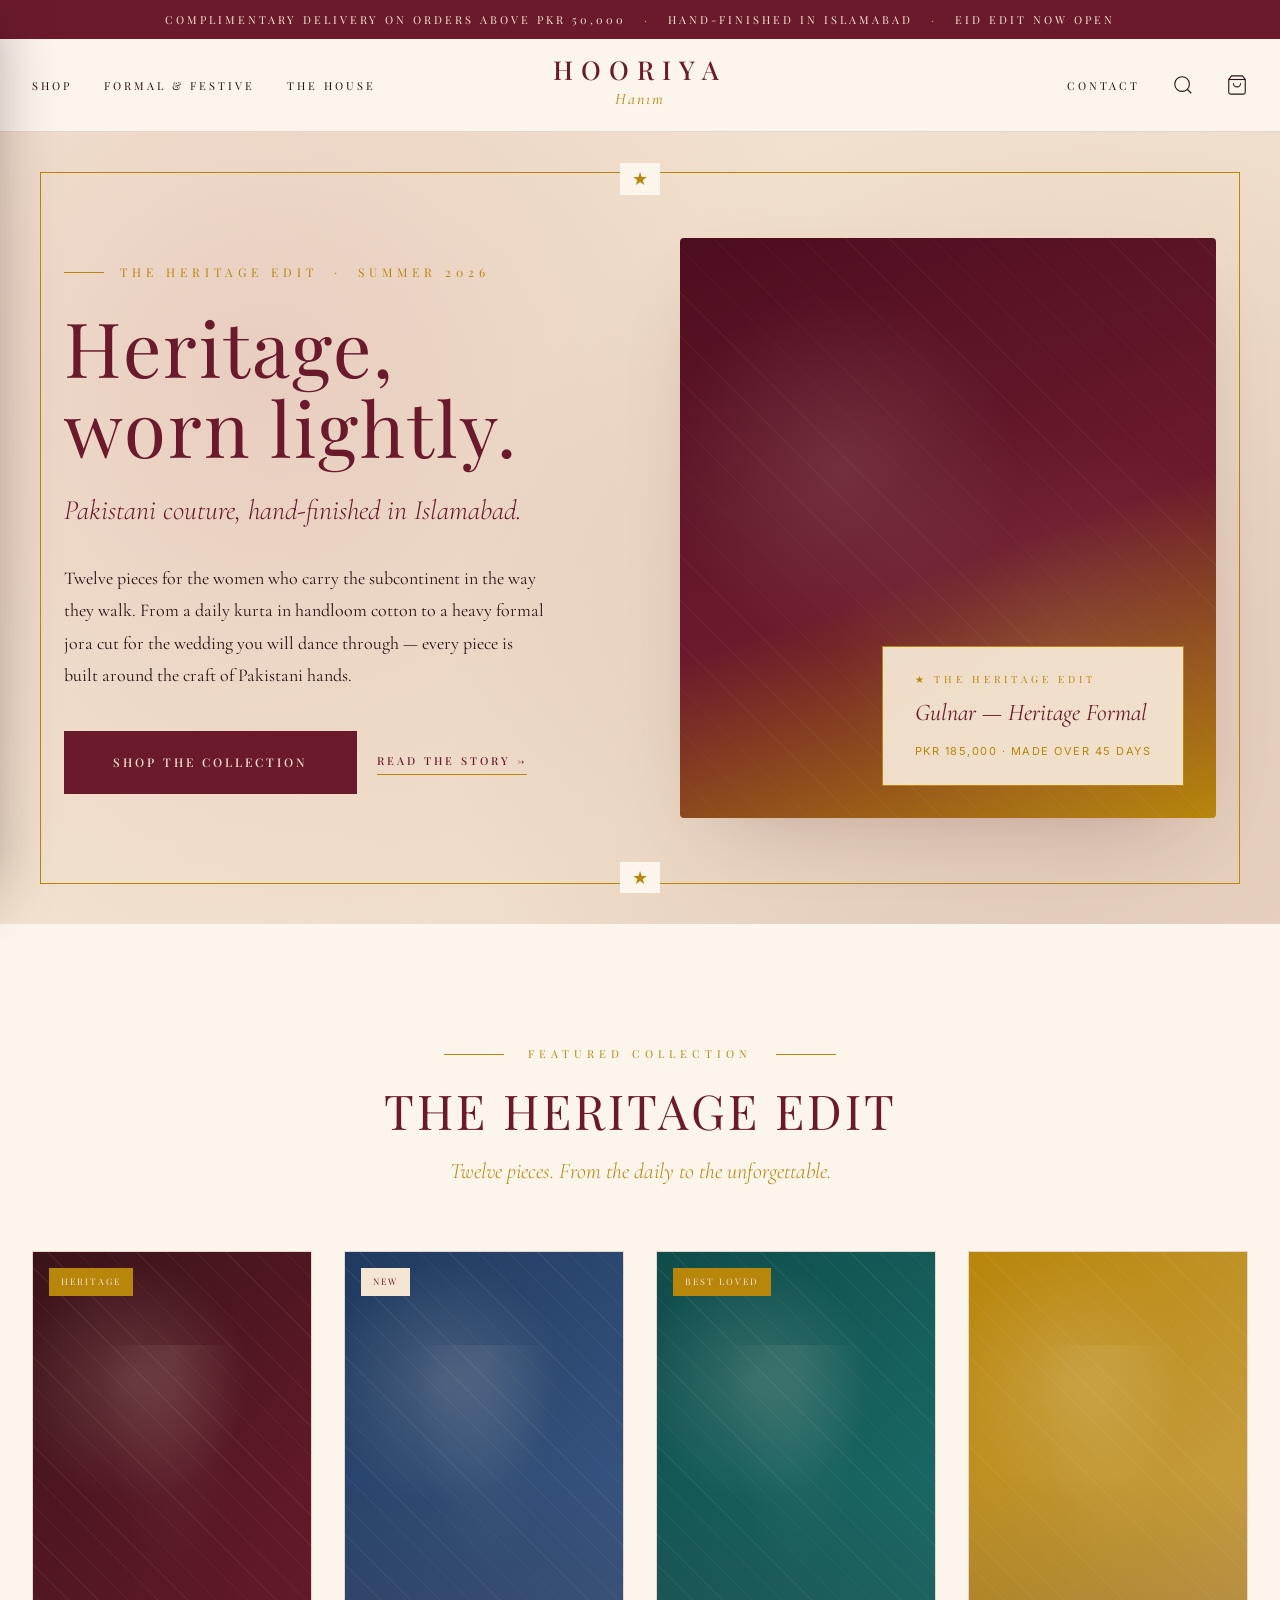
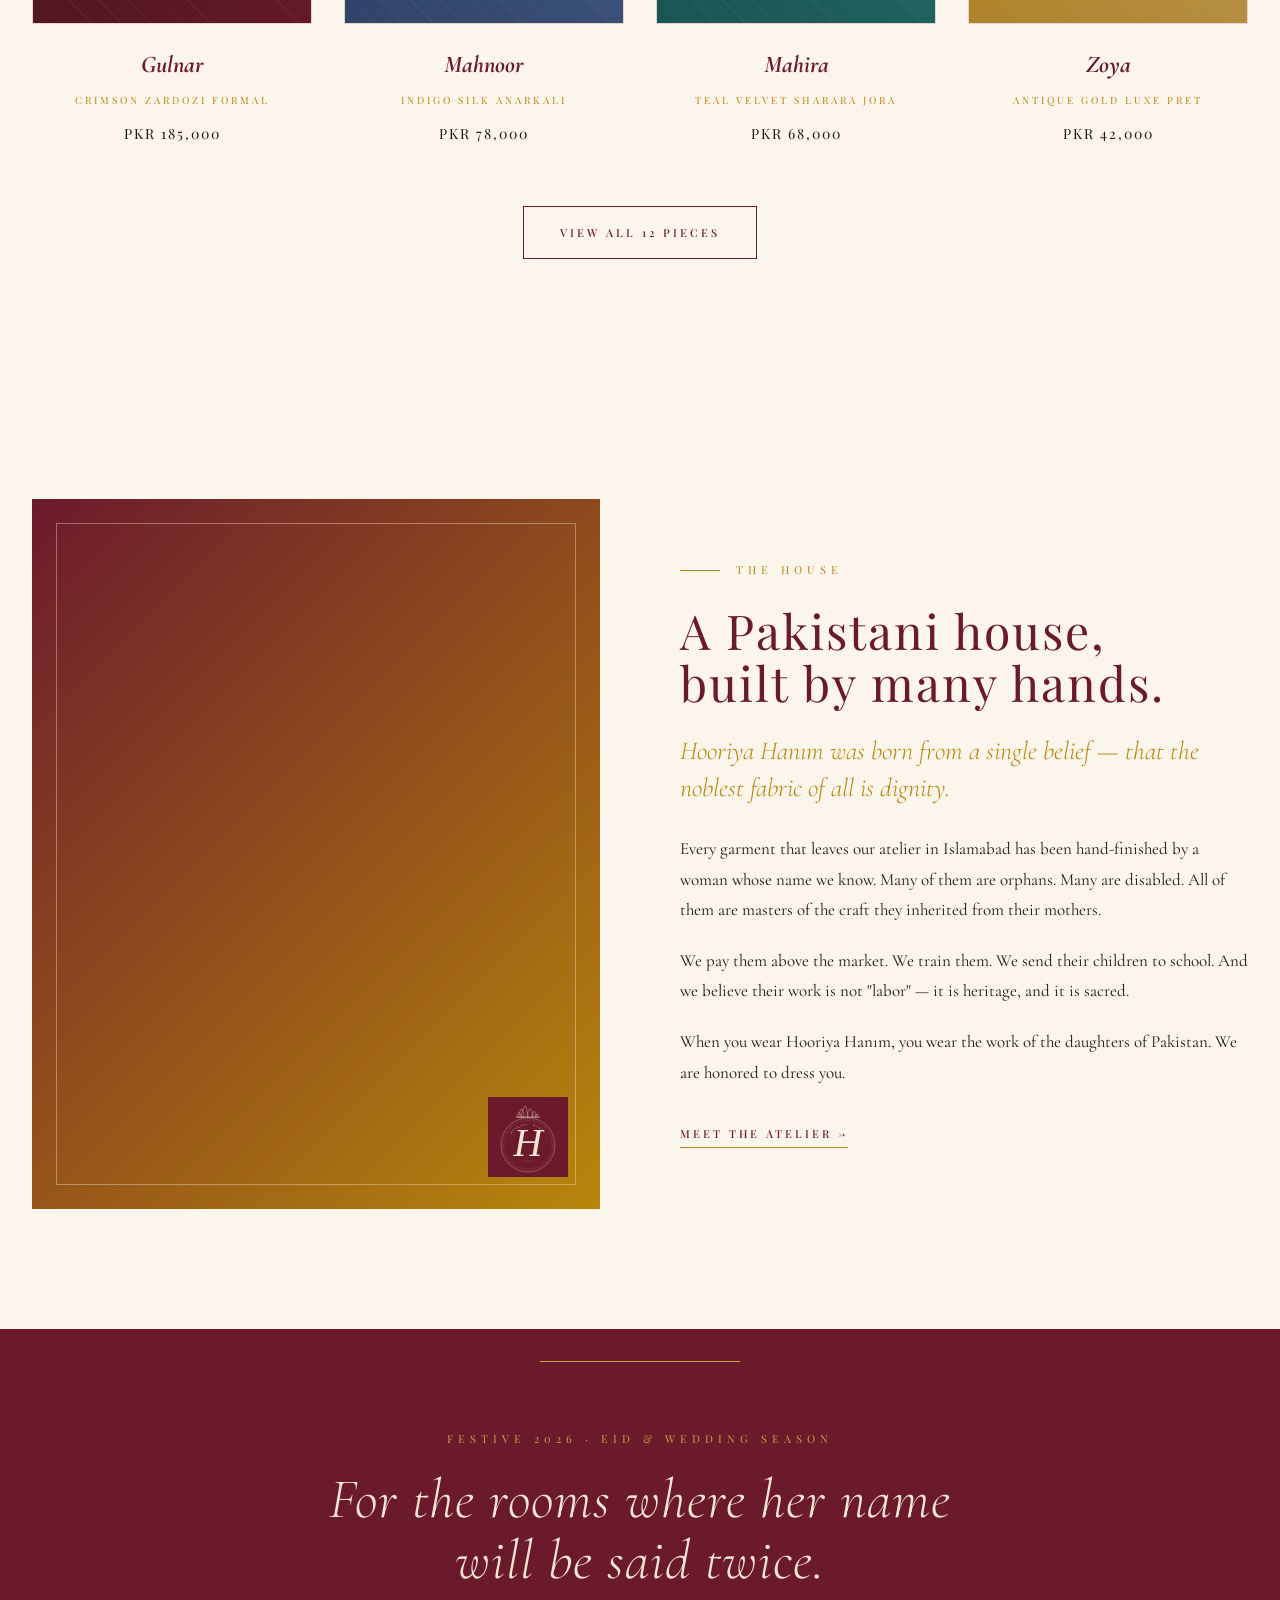
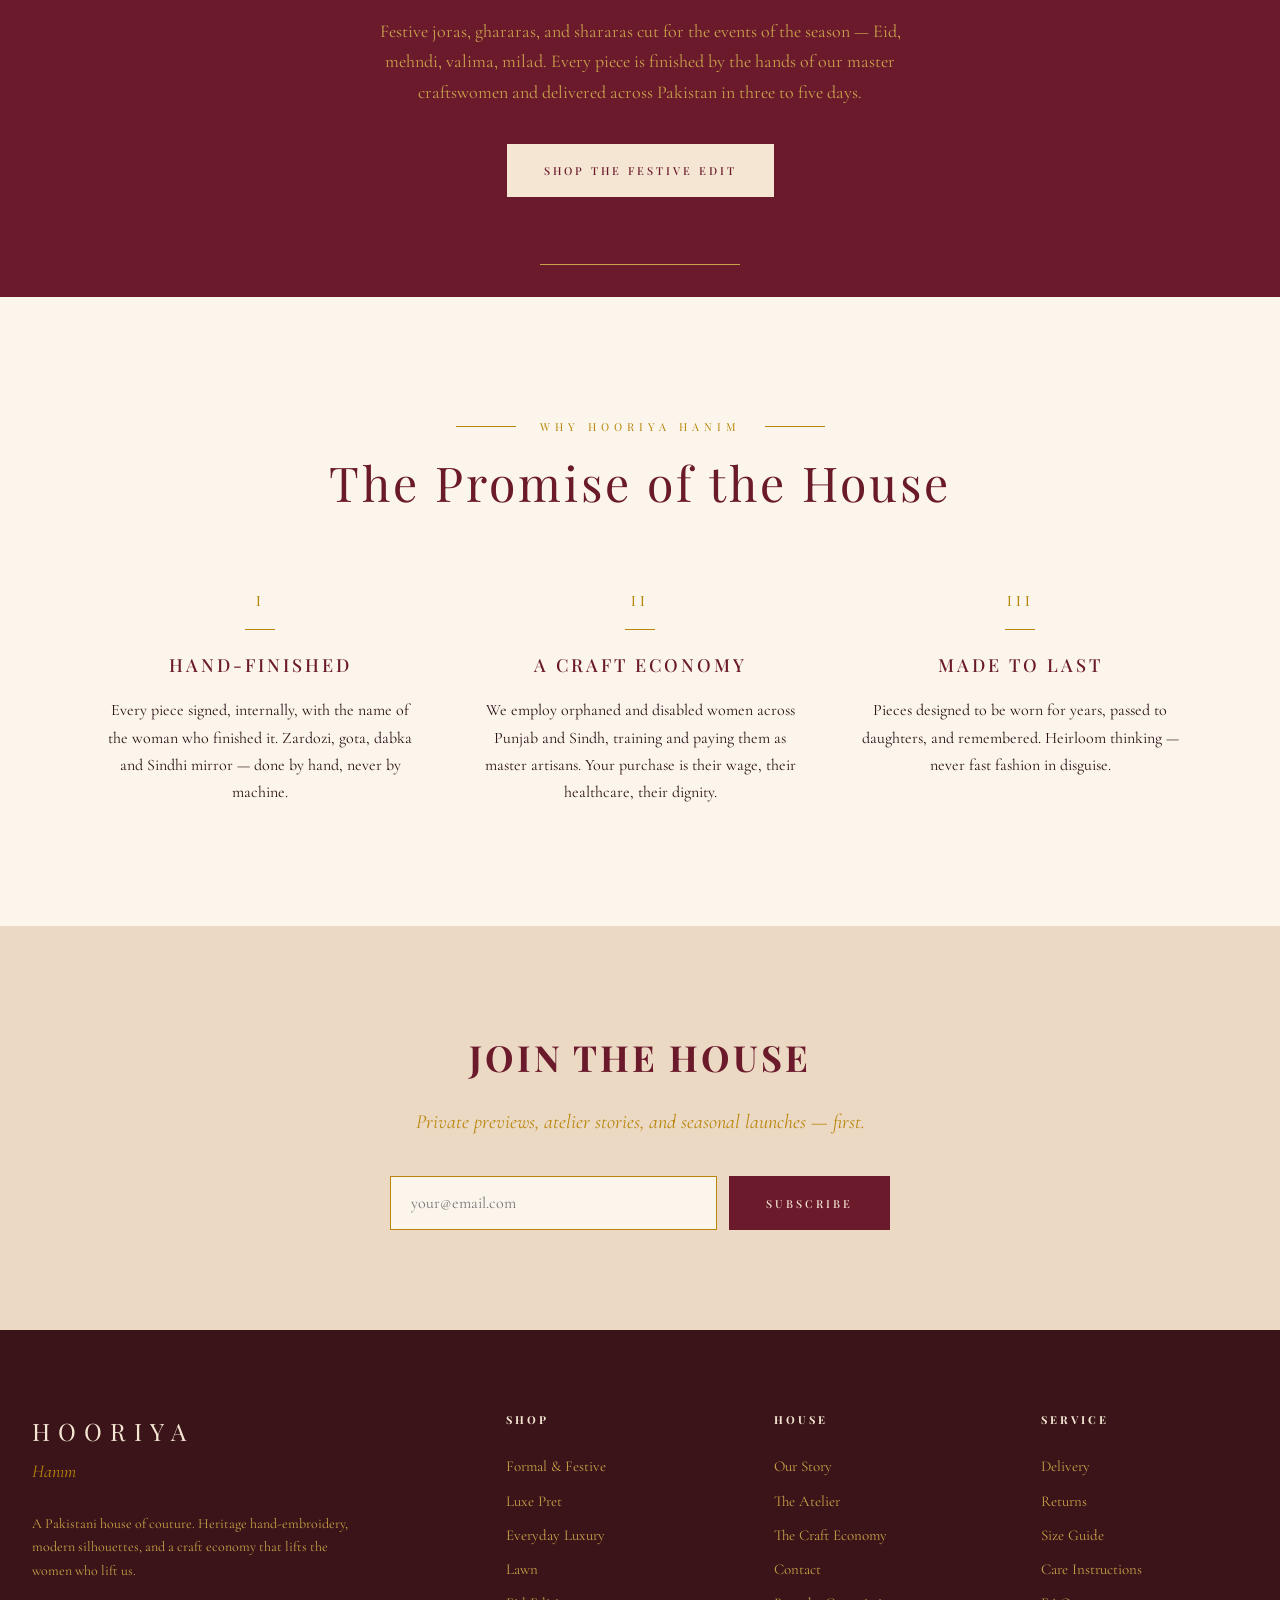
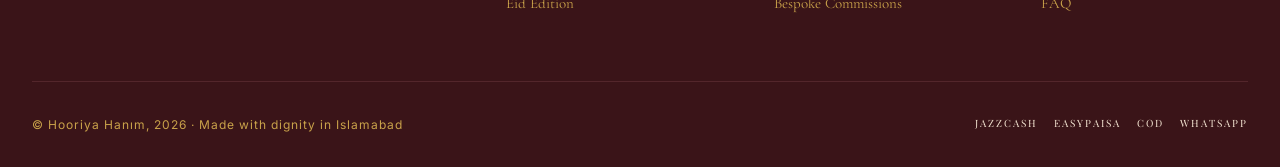
<file: index.html>
<!DOCTYPE html>
<html lang="en">
<head>
<meta charset="UTF-8">
<meta name="viewport" content="width=device-width, initial-scale=1.0">
<title>Hooriya Hanım — A Pakistani House of Couture · Islamabad</title>
<meta name="description" content="Hooriya Hanım — a Pakistani house of couture. Heritage embroidery, modern silhouettes, hand-finished by master craftswomen across Punjab and Sindh.">
<link rel="icon" type="image/svg+xml" href="assets/images/hooriya-hanim-favicon.svg">
<link rel="stylesheet" href="assets/css/styles.css">
</head>
<body data-page="home">

<!-- Announcement Bar -->
<div class="announce">
  Complimentary delivery on orders above PKR 50,000 <span>·</span> Hand-finished in Islamabad <span>·</span> Eid edit now open
</div>

<!-- Header -->
<header class="site-header">
  <nav class="nav-bar">
    <div class="nav-left">
      <a href="shop.html" class="nav-link">Shop</a>
      <a href="shop.html#formal" class="nav-link">Formal &amp; Festive</a>
      <a href="about.html" class="nav-link">The House</a>
    </div>
    <a href="index.html" class="brand-logo">
      <span class="word">HOORIYA</span>
      <span class="sub">Hanım</span>
    </a>
    <div class="nav-right">
      <a href="contact.html" class="nav-link">Contact</a>
      <a href="shop.html" class="nav-link" aria-label="Search">
        <svg class="nav-icon" viewBox="0 0 24 24" fill="none" stroke="currentColor" stroke-width="1.2"><circle cx="11" cy="11" r="8"/><path d="m21 21-4.35-4.35"/></svg>
      </a>
      <a href="cart.html" class="nav-link" style="position:relative;" aria-label="Cart">
        <svg class="nav-icon" viewBox="0 0 24 24" fill="none" stroke="currentColor" stroke-width="1.2"><path d="M6 2 3 6v14a2 2 0 0 0 2 2h14a2 2 0 0 0 2-2V6l-3-4Z"/><path d="M3 6h18"/><path d="M16 10a4 4 0 0 1-8 0"/></svg>
        <span class="cart-count">0</span>
      </a>
    </div>
  </nav>
</header>

<!-- Hero -->
<section class="hero">
  <div class="hero-bg"></div>
  <div class="hero-ornament"></div>
  <div class="hero-inner">
    <div class="hero-text">
      <div class="hero-eyebrow">The Heritage Edit <span>·</span> Summer 2026</div>
      <h1 class="hero-headline">Heritage,<br>worn lightly.</h1>
      <p class="hero-sub">Pakistani couture, hand-finished in Islamabad.</p>
      <p class="hero-body">Twelve pieces for the women who carry the subcontinent in the way they walk. From a daily kurta in handloom cotton to a heavy formal jora cut for the wedding you will dance through — every piece is built around the craft of Pakistani hands.</p>
      <div class="hero-cta">
        <a href="shop.html" class="btn btn-primary btn-large">Shop the Collection</a>
        <a href="about.html" class="btn btn-link">Read the Story →</a>
      </div>
    </div>
    <div class="hero-visual">
      <div class="hero-fabric"></div>
      <div class="hero-emblem-overlay">
        <div class="label">★ THE HERITAGE EDIT</div>
        <div class="title">Gulnar — Heritage Formal</div>
        <div class="meta">PKR 185,000 · Made over 45 days</div>
      </div>
    </div>
  </div>
</section>

<!-- Featured Collection -->
<section class="section">
  <div class="section-eyebrow">Featured Collection</div>
  <h2 class="section-title">THE HERITAGE EDIT</h2>
  <p class="section-sub">Twelve pieces. From the daily to the unforgettable.</p>

  <div class="product-grid">
    <a href="product.html?id=gulnar-formal-003" class="product-card">
      <div class="product-img">
        <span class="product-img-tag rose">Heritage</span>
        <div class="fabric-tile fabric-3"></div>
      </div>
      <h3 class="product-name">Gulnar</h3>
      <div class="product-meta">Crimson Zardozi Formal</div>
      <div class="product-price">PKR 185,000</div>
    </a>

    <a href="product.html?id=mahnoor-festive-002" class="product-card">
      <div class="product-img">
        <span class="product-img-tag">New</span>
        <div class="fabric-tile fabric-1"></div>
      </div>
      <h3 class="product-name">Mahnoor</h3>
      <div class="product-meta">Indigo Silk Anarkali</div>
      <div class="product-price">PKR 78,000</div>
    </a>

    <a href="product.html?id=mahira-formal-008" class="product-card">
      <div class="product-img">
        <span class="product-img-tag rose">Best Loved</span>
        <div class="fabric-tile fabric-7"></div>
      </div>
      <h3 class="product-name">Mahira</h3>
      <div class="product-meta">Teal Velvet Sharara Jora</div>
      <div class="product-price">PKR 68,000</div>
    </a>

    <a href="product.html?id=zoya-pret-004" class="product-card">
      <div class="product-img">
        <div class="fabric-tile fabric-4"></div>
      </div>
      <h3 class="product-name">Zoya</h3>
      <div class="product-meta">Antique Gold Luxe Pret</div>
      <div class="product-price">PKR 42,000</div>
    </a>
  </div>

  <div style="text-align: center; margin-top: 60px;">
    <a href="shop.html" class="btn btn-ghost">View All 12 Pieces</a>
  </div>
</section>

<!-- Editorial Split — The House Story -->
<section class="editorial-split">
  <div class="editorial-image">
    <img src="assets/images/hooriya-hanim-monogram-ivory-on-burgundy.svg" alt="Hooriya Hanım monogram crest" class="emblem">
  </div>
  <div class="editorial-text">
    <div class="eyebrow">The House</div>
    <h2>A Pakistani house,<br>built by many hands.</h2>
    <p class="lede">Hooriya Hanım was born from a single belief — that the noblest fabric of all is dignity.</p>
    <p>Every garment that leaves our atelier in Islamabad has been hand-finished by a woman whose name we know. Many of them are orphans. Many are disabled. All of them are masters of the craft they inherited from their mothers.</p>
    <p>We pay them above the market. We train them. We send their children to school. And we believe their work is not "labor" — it is heritage, and it is sacred.</p>
    <p>When you wear Hooriya Hanım, you wear the work of the daughters of Pakistan. We are honored to dress you.</p>
    <a href="about.html" class="btn btn-link" style="margin-top: 16px;">Meet the Atelier →</a>
  </div>
</section>

<!-- Banner: Eid / Festive -->
<section class="banner">
  <div class="banner-eyebrow">Festive 2026 · Eid &amp; Wedding Season</div>
  <h2>For the rooms where her name will be said twice.</h2>
  <p>Festive joras, ghararas, and shararas cut for the events of the season — Eid, mehndi, valima, milad. Every piece is finished by the hands of our master craftswomen and delivered across Pakistan in three to five days.</p>
  <a href="shop.html#festive" class="btn btn-primary">Shop the Festive Edit</a>
</section>

<!-- Values Section -->
<section class="section">
  <div class="section-eyebrow">Why Hooriya Hanım</div>
  <h2 class="section-title">The Promise of the House</h2>
  <div class="values-grid" style="margin-top: 80px;">
    <div class="value-item">
      <div class="num">I</div>
      <div class="value-divider"></div>
      <h3>Hand-Finished</h3>
      <p>Every piece signed, internally, with the name of the woman who finished it. Zardozi, gota, dabka and Sindhi mirror — done by hand, never by machine.</p>
    </div>
    <div class="value-item">
      <div class="num">II</div>
      <div class="value-divider"></div>
      <h3>A Craft Economy</h3>
      <p>We employ orphaned and disabled women across Punjab and Sindh, training and paying them as master artisans. Your purchase is their wage, their healthcare, their dignity.</p>
    </div>
    <div class="value-item">
      <div class="num">III</div>
      <div class="value-divider"></div>
      <h3>Made to Last</h3>
      <p>Pieces designed to be worn for years, passed to daughters, and remembered. Heirloom thinking — never fast fashion in disguise.</p>
    </div>
  </div>
</section>

<!-- Newsletter -->
<section class="newsletter">
  <h2>JOIN THE HOUSE</h2>
  <p>Private previews, atelier stories, and seasonal launches — first.</p>
  <form class="newsletter-form" onsubmit="event.preventDefault();">
    <input type="email" placeholder="your@email.com" required>
    <button type="submit" class="btn btn-primary">Subscribe</button>
  </form>
</section>

<!-- Footer -->
<footer class="site-footer">
  <div class="footer-inner">
    <div class="footer-brand">
      <span class="word">HOORIYA</span>
      <span class="sub">Hanım</span>
      <p>A Pakistani house of couture. Heritage hand-embroidery, modern silhouettes, and a craft economy that lifts the women who lift us.</p>
    </div>
    <div class="footer-col">
      <h4>Shop</h4>
      <a href="shop.html?cat=Formal">Formal &amp; Festive</a>
      <a href="shop.html?cat=Luxury Pret">Luxe Pret</a>
      <a href="shop.html?cat=Everyday">Everyday Luxury</a>
      <a href="shop.html?cat=Lawn">Lawn</a>
      <a href="shop.html?cat=Eid">Eid Edition</a>
    </div>
    <div class="footer-col">
      <h4>House</h4>
      <a href="about.html">Our Story</a>
      <a href="about.html#artisans">The Atelier</a>
      <a href="about.html#mission">The Craft Economy</a>
      <a href="contact.html">Contact</a>
      <a href="contact.html#appointment">Bespoke Commissions</a>
    </div>
    <div class="footer-col">
      <h4>Service</h4>
      <a href="delivery.html">Delivery</a>
      <a href="returns.html">Returns</a>
      <a href="size-guide.html">Size Guide</a>
      <a href="care.html">Care Instructions</a>
      <a href="faq.html">FAQ</a>
    </div>
  </div>
  <div class="footer-bar">
    <div>© Hooriya Hanım, 2026 · Made with dignity in Islamabad</div>
    <div class="pay-icons">
      <span>JAZZCASH</span><span>EASYPAISA</span><span>COD</span><span>WHATSAPP</span>
    </div>
  </div>
</footer>

<script src="assets/js/main.js"></script>
</body>
</html>
</file>
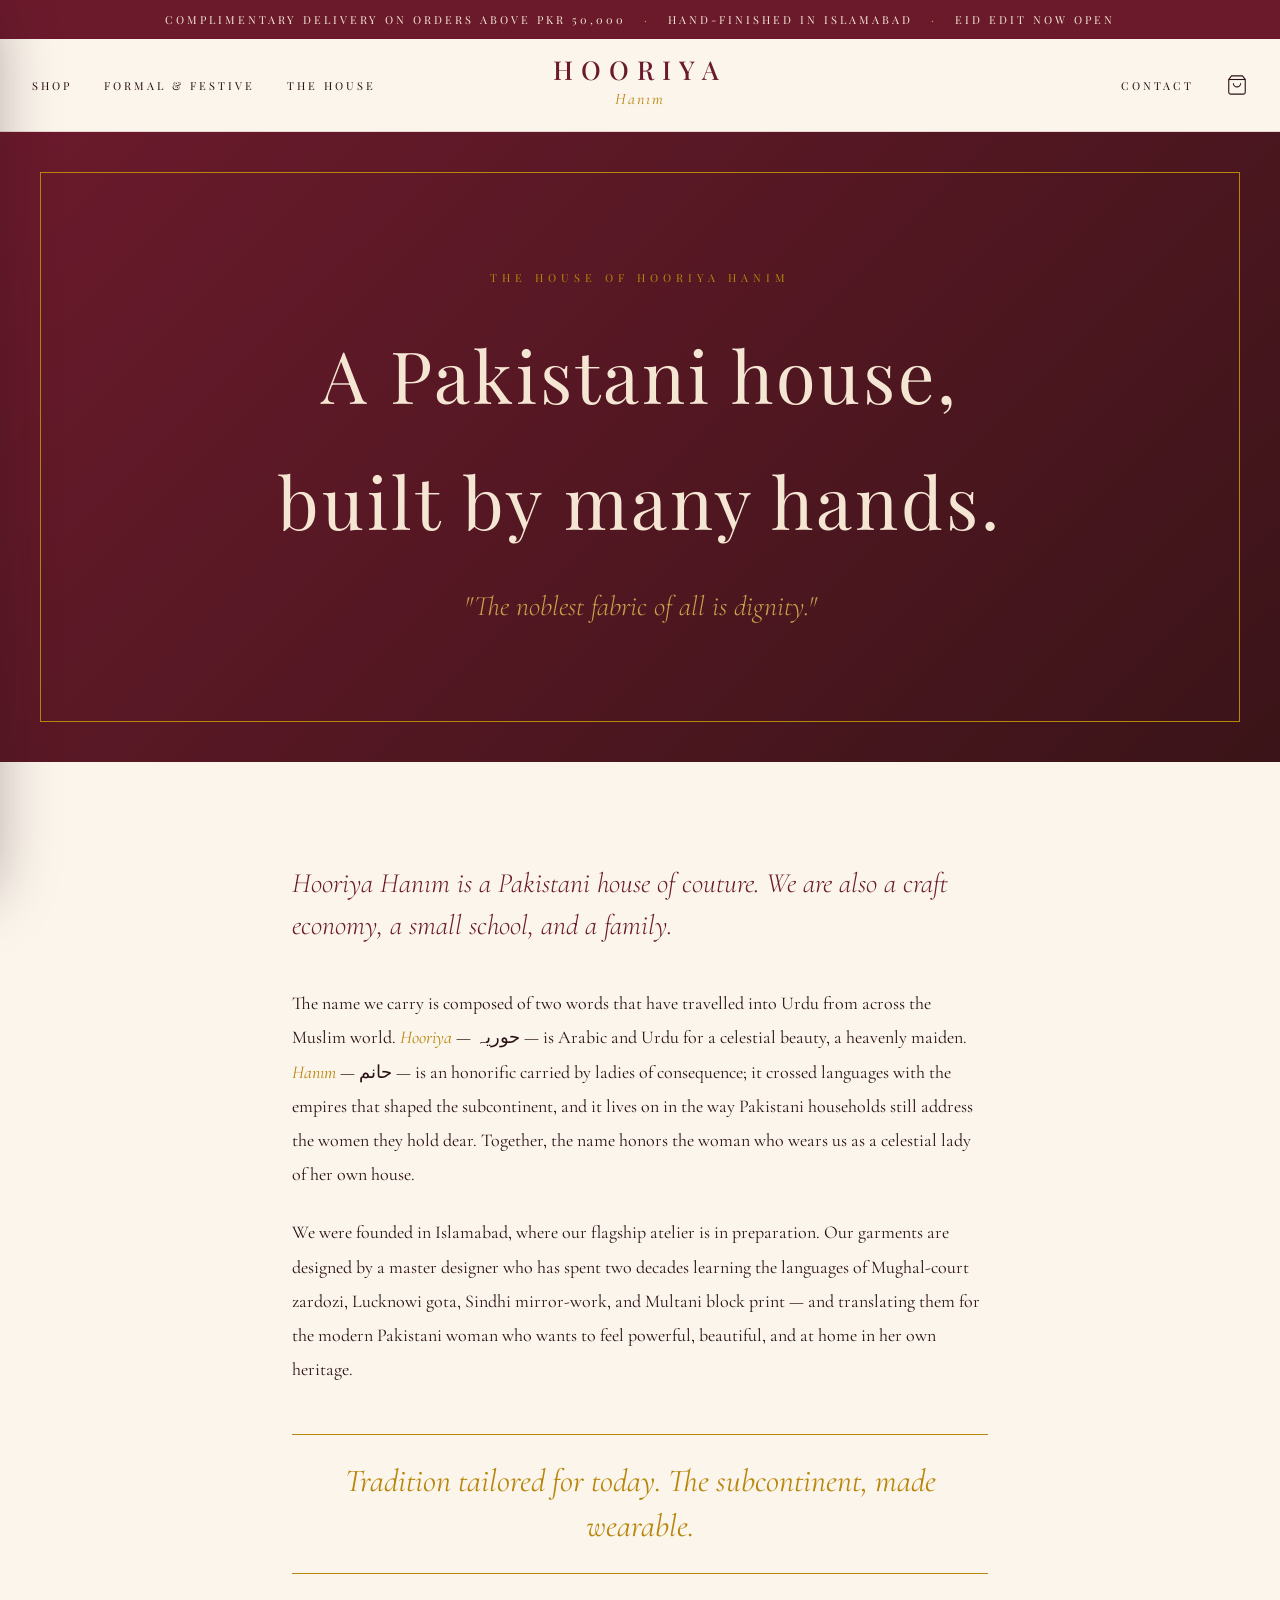
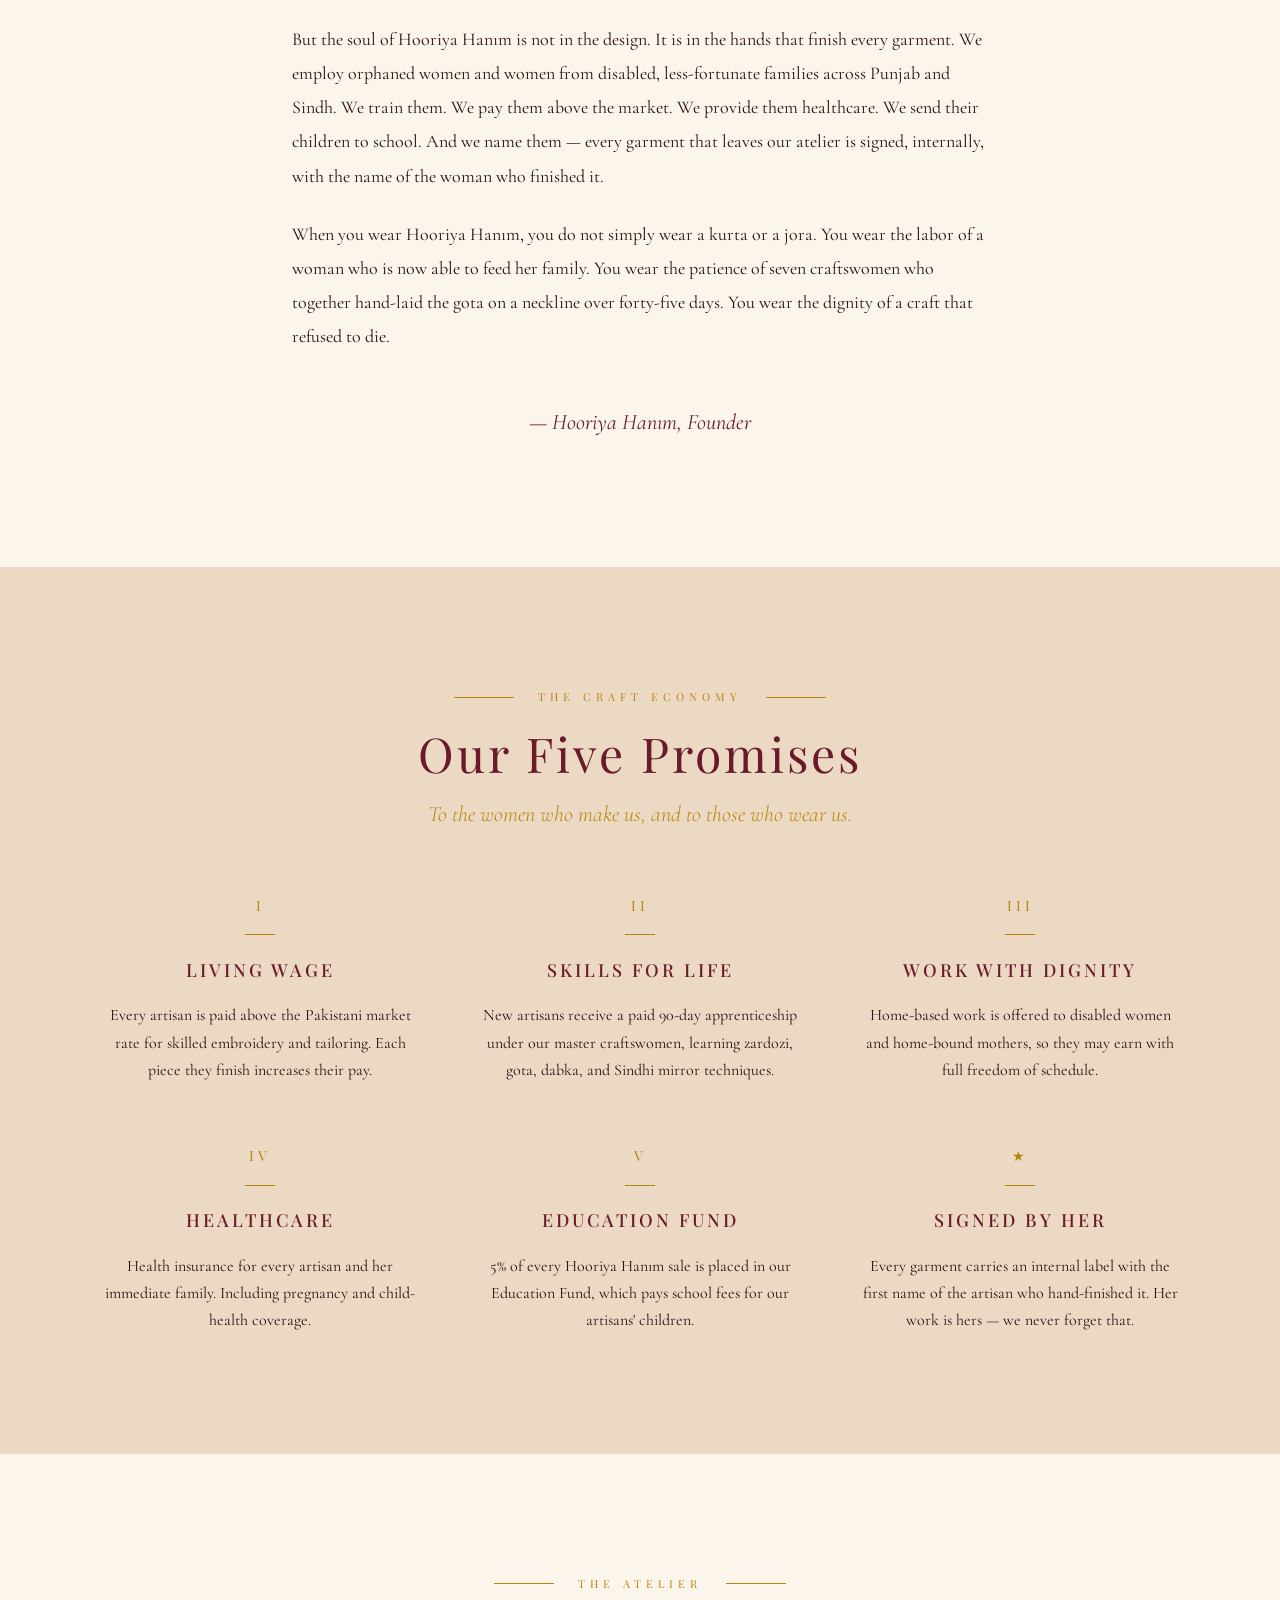
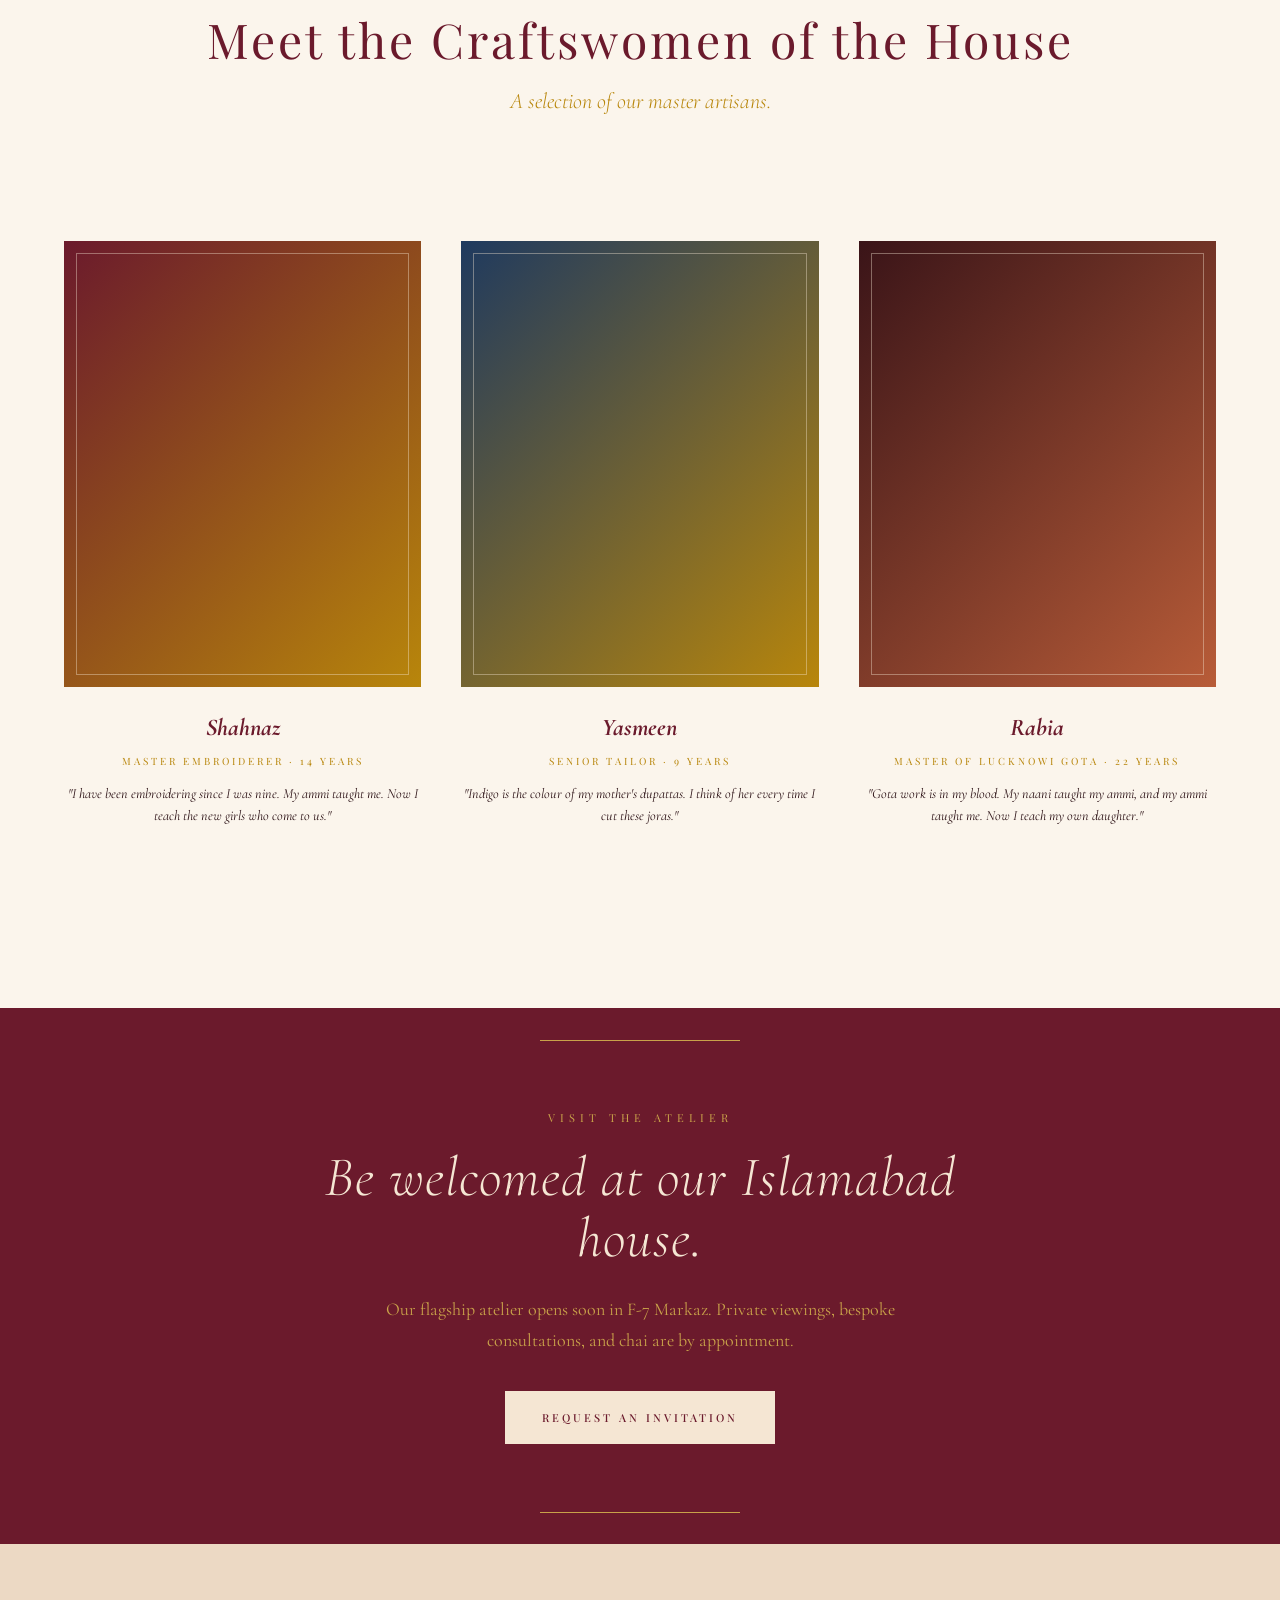
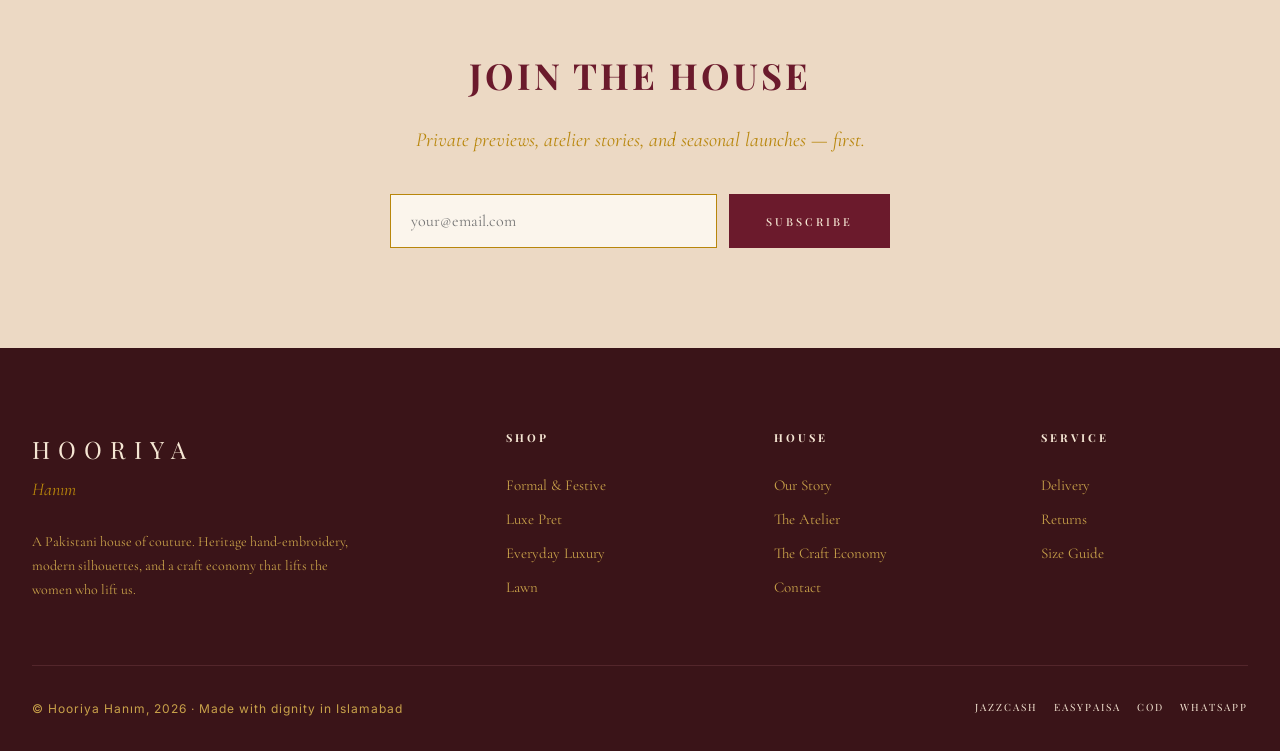
<file: about.html>
<!DOCTYPE html>
<html lang="en">
<head>
<meta charset="UTF-8">
<meta name="viewport" content="width=device-width, initial-scale=1.0">
<title>The House · Hooriya Hanım</title>
<link rel="icon" type="image/svg+xml" href="assets/images/hooriya-hanim-favicon.svg">
<link rel="stylesheet" href="assets/css/styles.css">
</head>
<body data-page="about">

<div class="announce">
  Complimentary delivery on orders above PKR 50,000 <span>·</span> Hand-finished in Islamabad <span>·</span> Eid edit now open
</div>

<header class="site-header">
  <nav class="nav-bar">
    <div class="nav-left">
      <a href="shop.html" class="nav-link">Shop</a>
      <a href="shop.html" class="nav-link">Formal &amp; Festive</a>
      <a href="about.html" class="nav-link">The House</a>
    </div>
    <a href="index.html" class="brand-logo">
      <span class="word">HOORIYA</span>
      <span class="sub">Hanım</span>
    </a>
    <div class="nav-right">
      <a href="contact.html" class="nav-link">Contact</a>
      <a href="cart.html" class="nav-link" style="position:relative;" aria-label="Cart">
        <svg class="nav-icon" viewBox="0 0 24 24" fill="none" stroke="currentColor" stroke-width="1.2"><path d="M6 2 3 6v14a2 2 0 0 0 2 2h14a2 2 0 0 0 2-2V6l-3-4Z"/><path d="M3 6h18"/><path d="M16 10a4 4 0 0 1-8 0"/></svg>
        <span class="cart-count">0</span>
      </a>
    </div>
  </nav>
</header>

<!-- Story Hero -->
<section class="story-hero">
  <div style="position: relative; z-index: 2;">
    <div class="eyebrow">The House of Hooriya Hanım</div>
    <h1>A Pakistani house,<br>built by many hands.</h1>
    <p class="sub">"The noblest fabric of all is dignity."</p>
  </div>
</section>

<!-- Story Prose -->
<section class="story-prose" id="story">
  <p class="lede">Hooriya Hanım is a Pakistani house of couture. We are also a craft economy, a small school, and a family.</p>

  <p>The name we carry is composed of two words that have travelled into Urdu from across the Muslim world. <em style="color: var(--rose-gold); font-style: italic;">Hooriya</em> — حوریہ — is Arabic and Urdu for a celestial beauty, a heavenly maiden. <em style="color: var(--rose-gold); font-style: italic;">Hanım</em> — حانم — is an honorific carried by ladies of consequence; it crossed languages with the empires that shaped the subcontinent, and it lives on in the way Pakistani households still address the women they hold dear. Together, the name honors the woman who wears us as a celestial lady of her own house.</p>

  <p>We were founded in Islamabad, where our flagship atelier is in preparation. Our garments are designed by a master designer who has spent two decades learning the languages of Mughal-court zardozi, Lucknowi gota, Sindhi mirror-work, and Multani block print — and translating them for the modern Pakistani woman who wants to feel powerful, beautiful, and at home in her own heritage.</p>

  <div class="pull-quote">Tradition tailored for today. The subcontinent, made wearable.</div>

  <p>But the soul of Hooriya Hanım is not in the design. It is in the hands that finish every garment. We employ orphaned women and women from disabled, less-fortunate families across Punjab and Sindh. We train them. We pay them above the market. We provide them healthcare. We send their children to school. And we name them — every garment that leaves our atelier is signed, internally, with the name of the woman who finished it.</p>

  <p>When you wear Hooriya Hanım, you do not simply wear a kurta or a jora. You wear the labor of a woman who is now able to feed her family. You wear the patience of seven craftswomen who together hand-laid the gota on a neckline over forty-five days. You wear the dignity of a craft that refused to die.</p>

  <p style="text-align: center; font-style: italic; color: var(--burgundy); font-size: 22px; margin-top: 48px;">— Hooriya Hanım, Founder</p>
</section>

<!-- Mission Section -->
<section class="section" id="mission" style="background: var(--pearl);">
  <div class="section-eyebrow">The Craft Economy</div>
  <h2 class="section-title">Our Five Promises</h2>
  <p class="section-sub">To the women who make us, and to those who wear us.</p>

  <div class="values-grid">
    <div class="value-item">
      <div class="num">I</div>
      <div class="value-divider"></div>
      <h3>Living Wage</h3>
      <p>Every artisan is paid above the Pakistani market rate for skilled embroidery and tailoring. Each piece they finish increases their pay.</p>
    </div>
    <div class="value-item">
      <div class="num">II</div>
      <div class="value-divider"></div>
      <h3>Skills for Life</h3>
      <p>New artisans receive a paid 90-day apprenticeship under our master craftswomen, learning zardozi, gota, dabka, and Sindhi mirror techniques.</p>
    </div>
    <div class="value-item">
      <div class="num">III</div>
      <div class="value-divider"></div>
      <h3>Work With Dignity</h3>
      <p>Home-based work is offered to disabled women and home-bound mothers, so they may earn with full freedom of schedule.</p>
    </div>
  </div>
  <div class="values-grid" style="margin-top: 60px;">
    <div class="value-item">
      <div class="num">IV</div>
      <div class="value-divider"></div>
      <h3>Healthcare</h3>
      <p>Health insurance for every artisan and her immediate family. Including pregnancy and child-health coverage.</p>
    </div>
    <div class="value-item">
      <div class="num">V</div>
      <div class="value-divider"></div>
      <h3>Education Fund</h3>
      <p>5% of every Hooriya Hanım sale is placed in our Education Fund, which pays school fees for our artisans' children.</p>
    </div>
    <div class="value-item">
      <div class="num">★</div>
      <div class="value-divider"></div>
      <h3>Signed by Her</h3>
      <p>Every garment carries an internal label with the first name of the artisan who hand-finished it. Her work is hers — we never forget that.</p>
    </div>
  </div>
</section>

<!-- Atelier -->
<section class="section" id="artisans">
  <div class="section-eyebrow">The Atelier</div>
  <h2 class="section-title">Meet the Craftswomen of the House</h2>
  <p class="section-sub">A selection of our master artisans.</p>

  <div class="artisan-grid">
    <div class="artisan-tile">
      <div class="portrait" style="background: linear-gradient(135deg, #6B1A2C 0%, #B8860B 100%);"></div>
      <h4>Shahnaz</h4>
      <div class="role">Master Embroiderer · 14 Years</div>
      <p>"I have been embroidering since I was nine. My ammi taught me. Now I teach the new girls who come to us."</p>
    </div>
    <div class="artisan-tile">
      <div class="portrait" style="background: linear-gradient(135deg, #1F3A5F 0%, #B8860B 100%);"></div>
      <h4>Yasmeen</h4>
      <div class="role">Senior Tailor · 9 Years</div>
      <p>"Indigo is the colour of my mother's dupattas. I think of her every time I cut these joras."</p>
    </div>
    <div class="artisan-tile">
      <div class="portrait" style="background: linear-gradient(135deg, #3A1418 0%, #B85C38 100%);"></div>
      <h4>Rabia</h4>
      <div class="role">Master of Lucknowi Gota · 22 Years</div>
      <p>"Gota work is in my blood. My naani taught my ammi, and my ammi taught me. Now I teach my own daughter."</p>
    </div>
  </div>
</section>

<!-- Final CTA banner -->
<section class="banner">
  <div class="banner-eyebrow">Visit the Atelier</div>
  <h2>Be welcomed at our Islamabad house.</h2>
  <p>Our flagship atelier opens soon in F-7 Markaz. Private viewings, bespoke consultations, and chai are by appointment.</p>
  <a href="contact.html" class="btn btn-primary">Request an Invitation</a>
</section>

<!-- Newsletter -->
<section class="newsletter">
  <h2>JOIN THE HOUSE</h2>
  <p>Private previews, atelier stories, and seasonal launches — first.</p>
  <form class="newsletter-form" onsubmit="event.preventDefault();">
    <input type="email" placeholder="your@email.com" required>
    <button type="submit" class="btn btn-primary">Subscribe</button>
  </form>
</section>

<footer class="site-footer">
  <div class="footer-inner">
    <div class="footer-brand">
      <span class="word">HOORIYA</span>
      <span class="sub">Hanım</span>
      <p>A Pakistani house of couture. Heritage hand-embroidery, modern silhouettes, and a craft economy that lifts the women who lift us.</p>
    </div>
    <div class="footer-col">
      <h4>Shop</h4>
      <a href="shop.html">Formal &amp; Festive</a>
      <a href="shop.html">Luxe Pret</a>
      <a href="shop.html">Everyday Luxury</a>
      <a href="shop.html">Lawn</a>
    </div>
    <div class="footer-col">
      <h4>House</h4>
      <a href="about.html#story">Our Story</a>
      <a href="about.html#artisans">The Atelier</a>
      <a href="about.html#mission">The Craft Economy</a>
      <a href="contact.html">Contact</a>
    </div>
    <div class="footer-col">
      <h4>Service</h4>
      <a href="delivery.html">Delivery</a>
      <a href="returns.html">Returns</a>
      <a href="size-guide.html">Size Guide</a>
    </div>
  </div>
  <div class="footer-bar">
    <div>© Hooriya Hanım, 2026 · Made with dignity in Islamabad</div>
    <div class="pay-icons">
      <span>JAZZCASH</span><span>EASYPAISA</span><span>COD</span><span>WHATSAPP</span>
    </div>
  </div>
</footer>

<script src="assets/js/main.js"></script>
</body>
</html>
</file>
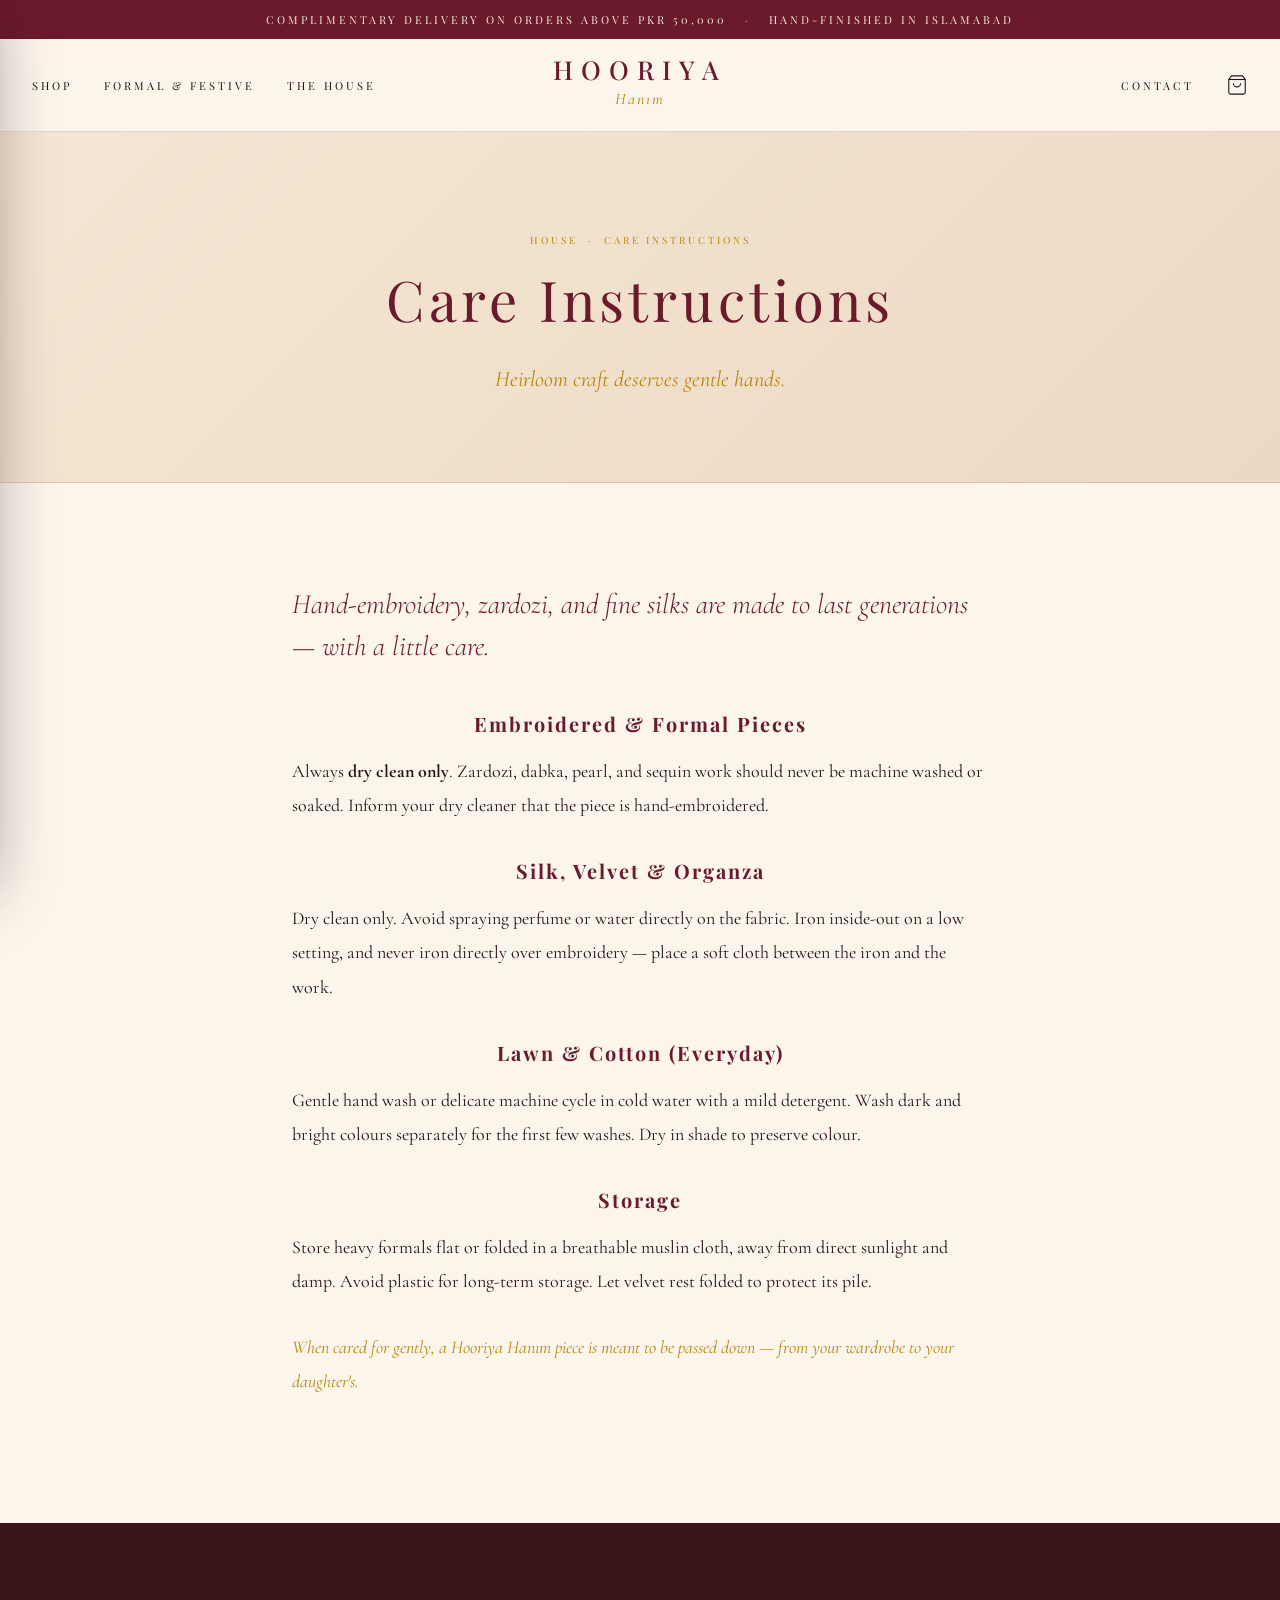
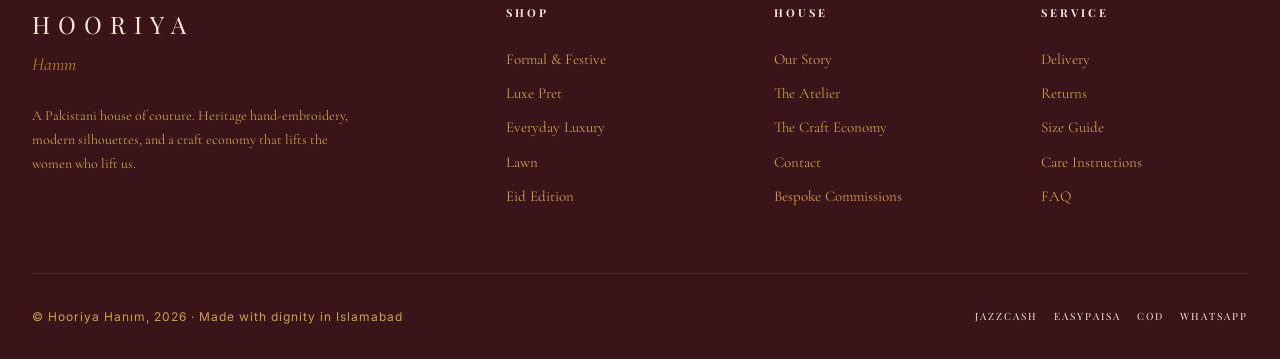
<file: care.html>
<!DOCTYPE html>
<html lang="en">
<head>
<meta charset="UTF-8">
<meta name="viewport" content="width=device-width, initial-scale=1.0">
<title>Care Instructions · Hooriya Hanım</title>
<meta name="description" content="How to care for your Hooriya Hanım hand-embroidered pieces.">
<link rel="icon" type="image/svg+xml" href="assets/images/hooriya-hanim-favicon.svg">
<link rel="stylesheet" href="assets/css/styles.css">
</head>
<body data-page="care">

<div class="announce">
  Complimentary delivery on orders above PKR 50,000 <span>·</span> Hand-finished in Islamabad
</div>

<header class="site-header">
  <nav class="nav-bar">
    <div class="nav-left">
      <a href="shop.html" class="nav-link">Shop</a>
      <a href="shop.html#formal" class="nav-link">Formal &amp; Festive</a>
      <a href="about.html" class="nav-link">The House</a>
    </div>
    <a href="index.html" class="brand-logo">
      <span class="word">HOORIYA</span>
      <span class="sub">Hanım</span>
    </a>
    <div class="nav-right">
      <a href="contact.html" class="nav-link">Contact</a>
      <a href="cart.html" class="nav-link" style="position:relative;" aria-label="Cart">
        <svg class="nav-icon" viewBox="0 0 24 24" fill="none" stroke="currentColor" stroke-width="1.2"><path d="M6 2 3 6v14a2 2 0 0 0 2 2h14a2 2 0 0 0 2-2V6l-3-4Z"/><path d="M3 6h18"/><path d="M16 10a4 4 0 0 1-8 0"/></svg>
        <span class="cart-count">0</span>
      </a>
    </div>
  </nav>
</header>

<section class="page-hero">
  <div class="breadcrumb"><a href="index.html">House</a><span>·</span>Care Instructions</div>
  <h1>Care Instructions</h1>
  <p class="sub">Heirloom craft deserves gentle hands.</p>
</section>

<div class="story-prose">
  <p class="lede">Hand-embroidery, zardozi, and fine silks are made to last generations — with a little care.</p>

  <h3 style="font-family: var(--font-display); color: var(--burgundy); letter-spacing: 2px; margin: 32px 0 12px;">Embroidered &amp; Formal Pieces</h3>
  <p>Always <strong>dry clean only</strong>. Zardozi, dabka, pearl, and sequin work should never be machine washed or soaked. Inform your dry cleaner that the piece is hand-embroidered.</p>

  <h3 style="font-family: var(--font-display); color: var(--burgundy); letter-spacing: 2px; margin: 32px 0 12px;">Silk, Velvet &amp; Organza</h3>
  <p>Dry clean only. Avoid spraying perfume or water directly on the fabric. Iron inside-out on a low setting, and never iron directly over embroidery — place a soft cloth between the iron and the work.</p>

  <h3 style="font-family: var(--font-display); color: var(--burgundy); letter-spacing: 2px; margin: 32px 0 12px;">Lawn &amp; Cotton (Everyday)</h3>
  <p>Gentle hand wash or delicate machine cycle in cold water with a mild detergent. Wash dark and bright colours separately for the first few washes. Dry in shade to preserve colour.</p>

  <h3 style="font-family: var(--font-display); color: var(--burgundy); letter-spacing: 2px; margin: 32px 0 12px;">Storage</h3>
  <p>Store heavy formals flat or folded in a breathable muslin cloth, away from direct sunlight and damp. Avoid plastic for long-term storage. Let velvet rest folded to protect its pile.</p>

  <p style="font-family: var(--font-editorial); font-style: italic; color: var(--rose-gold); margin-top: 32px;">When cared for gently, a Hooriya Hanım piece is meant to be passed down — from your wardrobe to your daughter's.</p>
</div>

<footer class="site-footer">
  <div class="footer-inner">
    <div class="footer-brand">
      <span class="word">HOORIYA</span>
      <span class="sub">Hanım</span>
      <p>A Pakistani house of couture. Heritage hand-embroidery, modern silhouettes, and a craft economy that lifts the women who lift us.</p>
    </div>
    <div class="footer-col">
      <h4>Shop</h4>
      <a href="shop.html?cat=Formal">Formal &amp; Festive</a>
      <a href="shop.html?cat=Luxury Pret">Luxe Pret</a>
      <a href="shop.html?cat=Everyday">Everyday Luxury</a>
      <a href="shop.html?cat=Lawn">Lawn</a>
      <a href="shop.html?cat=Eid">Eid Edition</a>
    </div>
    <div class="footer-col">
      <h4>House</h4>
      <a href="about.html">Our Story</a>
      <a href="about.html#artisans">The Atelier</a>
      <a href="about.html#mission">The Craft Economy</a>
      <a href="contact.html">Contact</a>
      <a href="contact.html#appointment">Bespoke Commissions</a>
    </div>
    <div class="footer-col">
      <h4>Service</h4>
      <a href="delivery.html">Delivery</a>
      <a href="returns.html">Returns</a>
      <a href="size-guide.html">Size Guide</a>
      <a href="care.html">Care Instructions</a>
      <a href="faq.html">FAQ</a>
    </div>
  </div>
  <div class="footer-bar">
    <div>© Hooriya Hanım, 2026 · Made with dignity in Islamabad</div>
    <div class="pay-icons">
      <span>JAZZCASH</span><span>EASYPAISA</span><span>COD</span><span>WHATSAPP</span>
    </div>
  </div>
</footer>

<script src="assets/js/main.js"></script>
</body>
</html>
</file>
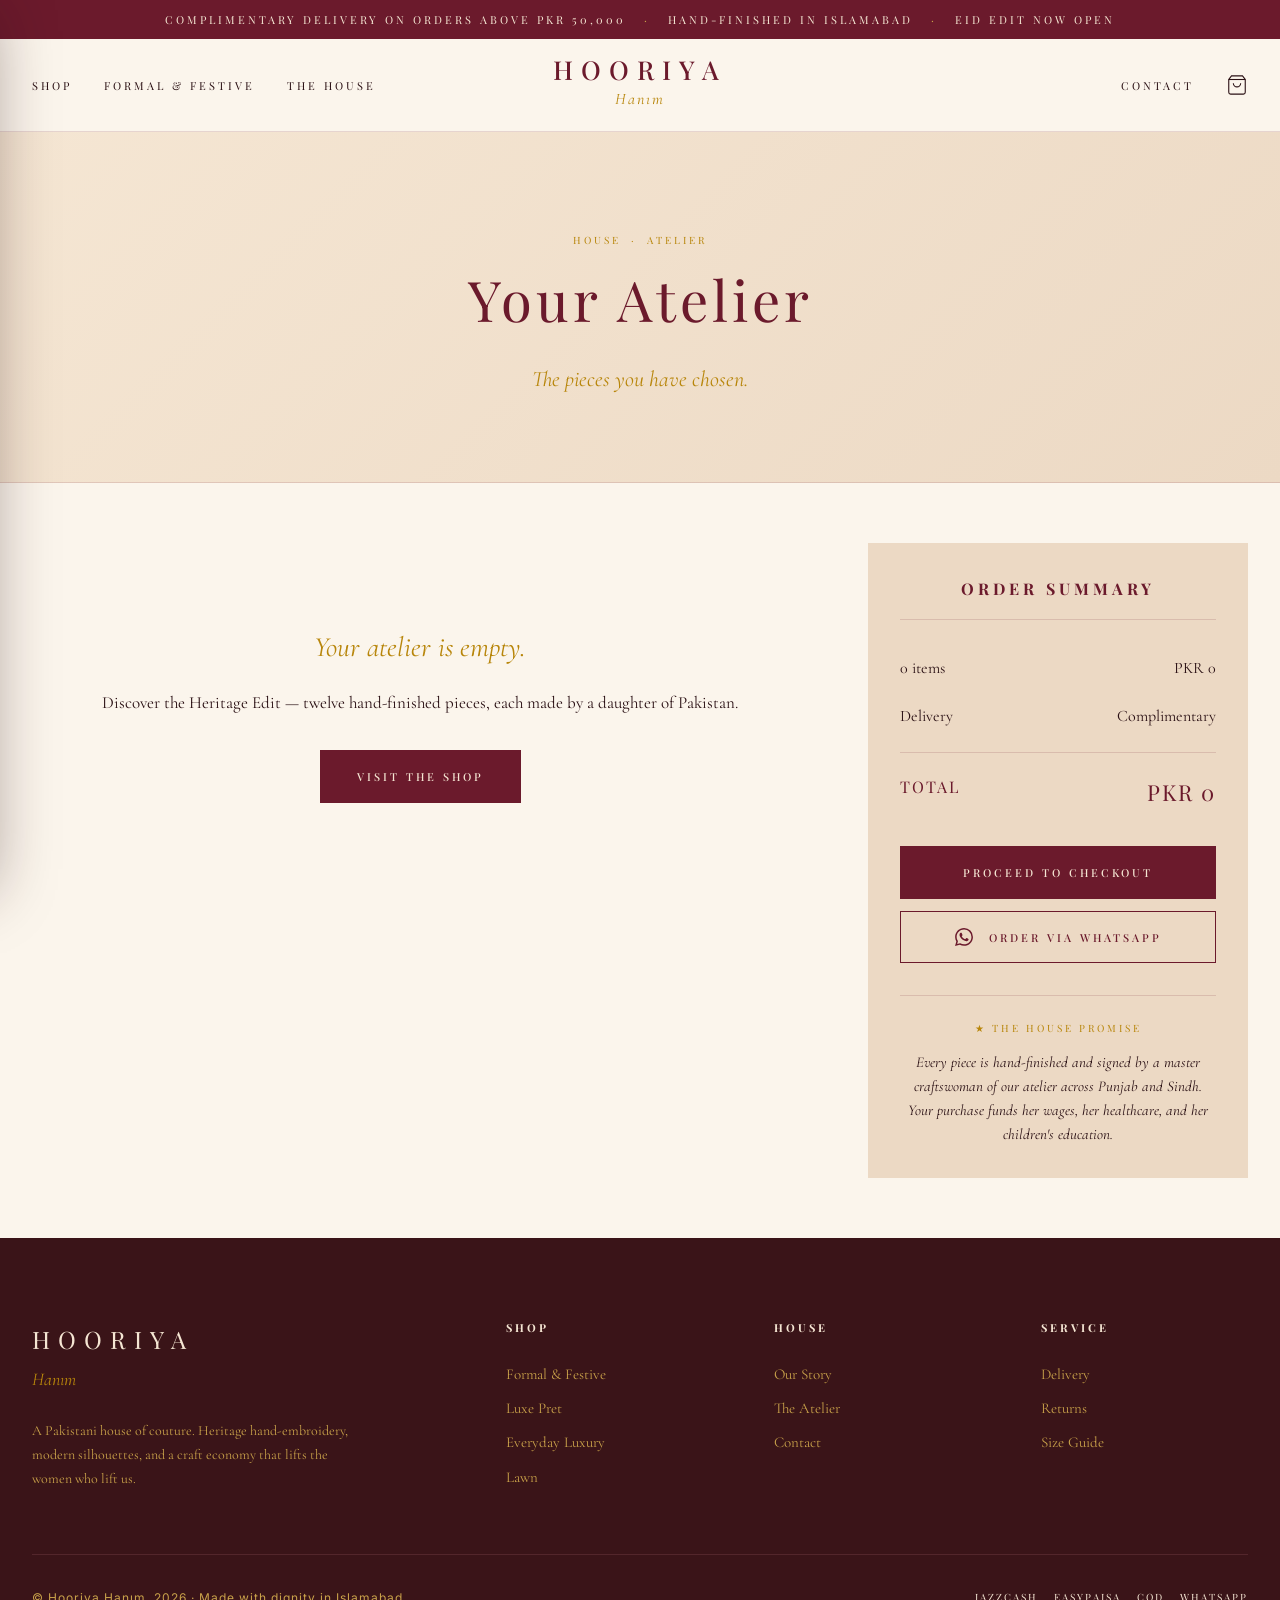
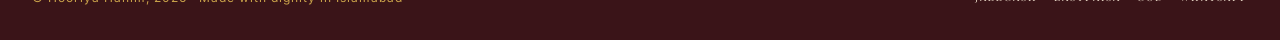
<file: cart.html>
<!DOCTYPE html>
<html lang="en">
<head>
<meta charset="UTF-8">
<meta name="viewport" content="width=device-width, initial-scale=1.0">
<title>Atelier · Hooriya Hanım</title>
<link rel="icon" type="image/svg+xml" href="assets/images/hooriya-hanim-favicon.svg">
<link rel="stylesheet" href="assets/css/styles.css">
</head>
<body data-page="cart">

<div class="announce">
  Complimentary delivery on orders above PKR 50,000 <span>·</span> Hand-finished in Islamabad <span>·</span> Eid edit now open
</div>

<header class="site-header">
  <nav class="nav-bar">
    <div class="nav-left">
      <a href="shop.html" class="nav-link">Shop</a>
      <a href="shop.html" class="nav-link">Formal &amp; Festive</a>
      <a href="about.html" class="nav-link">The House</a>
    </div>
    <a href="index.html" class="brand-logo">
      <span class="word">HOORIYA</span>
      <span class="sub">Hanım</span>
    </a>
    <div class="nav-right">
      <a href="contact.html" class="nav-link">Contact</a>
      <a href="cart.html" class="nav-link" style="position:relative;" aria-label="Cart">
        <svg class="nav-icon" viewBox="0 0 24 24" fill="none" stroke="currentColor" stroke-width="1.2"><path d="M6 2 3 6v14a2 2 0 0 0 2 2h14a2 2 0 0 0 2-2V6l-3-4Z"/><path d="M3 6h18"/><path d="M16 10a4 4 0 0 1-8 0"/></svg>
        <span class="cart-count">0</span>
      </a>
    </div>
  </nav>
</header>

<section class="page-hero">
  <div class="breadcrumb"><a href="index.html">House</a><span>·</span>Atelier</div>
  <h1>Your Atelier</h1>
  <p class="sub">The pieces you have chosen.</p>
</section>

<div class="cart-layout">
  <div>
    <div class="cart-empty" style="display: none; text-align: center; padding: 80px 20px;">
      <div style="font-family: var(--font-editorial); font-style: italic; font-size: 28px; color: var(--rose-gold); margin-bottom: 16px;">Your atelier is empty.</div>
      <p style="font-size: 17px; color: var(--ink); margin-bottom: 32px;">Discover the Heritage Edit — twelve hand-finished pieces, each made by a daughter of Pakistan.</p>
      <a href="shop.html" class="btn btn-primary">Visit the Shop</a>
    </div>

    <div class="cart-table-wrap">
      <table class="cart-table">
        <thead>
          <tr>
            <th>Piece</th>
            <th>Price</th>
            <th>Quantity</th>
            <th>Subtotal</th>
          </tr>
        </thead>
        <tbody><!-- Rendered by JS --></tbody>
      </table>

      <div style="margin-top: 32px; display: flex; gap: 16px; justify-content: space-between; flex-wrap: wrap;">
        <a href="shop.html" class="btn btn-link">← Continue Shopping</a>
      </div>
    </div>
  </div>

  <aside class="order-summary">
    <h3>Order Summary</h3>
    <div class="summary-row">
      <span data-summary="items">0 items</span>
      <span data-summary="subtotal">PKR 0</span>
    </div>
    <div class="summary-row">
      <span>Delivery</span>
      <span data-summary="shipping">—</span>
    </div>
    <div class="summary-row total">
      <span>Total</span>
      <span class="amount" data-summary="total">PKR 0</span>
    </div>
    <a href="checkout.html" class="btn btn-primary btn-full" style="margin-top: 24px;">Proceed to Checkout</a>
    <button data-whatsapp class="btn btn-ghost btn-full" style="margin-top: 12px;">
      <svg width="18" height="18" viewBox="0 0 24 24" fill="currentColor" style="margin-right: 4px;"><path d="M17.472 14.382c-.297-.149-1.758-.867-2.03-.967-.273-.099-.471-.148-.67.15-.197.297-.767.966-.94 1.164-.173.199-.347.223-.644.075-.297-.15-1.255-.463-2.39-1.475-.883-.788-1.48-1.761-1.653-2.059-.173-.297-.018-.458.13-.606.134-.133.298-.347.446-.52.149-.174.198-.298.298-.497.099-.198.05-.371-.025-.52-.075-.149-.669-1.612-.916-2.207-.242-.579-.487-.5-.669-.51-.173-.008-.371-.01-.57-.01-.198 0-.52.074-.792.372-.272.297-1.04 1.016-1.04 2.479 0 1.462 1.065 2.875 1.213 3.074.149.198 2.096 3.2 5.077 4.487.709.306 1.262.489 1.694.625.712.227 1.36.195 1.871.118.571-.085 1.758-.719 2.006-1.413.248-.694.248-1.289.173-1.413-.074-.124-.272-.198-.57-.347m-5.421 7.403h-.004a9.87 9.87 0 0 1-5.031-1.378l-.361-.214-3.741.982.998-3.648-.235-.374a9.86 9.86 0 0 1-1.51-5.26c.001-5.45 4.436-9.884 9.888-9.884 2.64 0 5.122 1.03 6.988 2.898a9.825 9.825 0 0 1 2.893 6.994c-.003 5.45-4.437 9.884-9.885 9.884m8.413-18.297A11.815 11.815 0 0 0 12.05 0C5.495 0 .16 5.335.157 11.892c0 2.096.547 4.142 1.588 5.945L.057 24l6.305-1.654a11.882 11.882 0 0 0 5.683 1.448h.005c6.554 0 11.89-5.335 11.893-11.893a11.821 11.821 0 0 0-3.48-8.413"/></svg>
      Order via WhatsApp
    </button>

    <div style="margin-top: 32px; padding-top: 24px; border-top: 0.5px solid var(--line);">
      <div style="font-family: var(--font-display); font-size: 10px; letter-spacing: 3px; color: var(--rose-gold); text-transform: uppercase; margin-bottom: 12px; text-align: center;">★ The House Promise</div>
      <div style="font-family: var(--font-editorial); font-style: italic; font-size: 15px; color: var(--ink); line-height: 1.6; text-align: center;">
        Every piece is hand-finished and signed by a master craftswoman of our atelier across Punjab and Sindh. Your purchase funds her wages, her healthcare, and her children's education.
      </div>
    </div>
  </aside>
</div>

<footer class="site-footer">
  <div class="footer-inner">
    <div class="footer-brand">
      <span class="word">HOORIYA</span>
      <span class="sub">Hanım</span>
      <p>A Pakistani house of couture. Heritage hand-embroidery, modern silhouettes, and a craft economy that lifts the women who lift us.</p>
    </div>
    <div class="footer-col">
      <h4>Shop</h4>
      <a href="shop.html">Formal &amp; Festive</a>
      <a href="shop.html">Luxe Pret</a>
      <a href="shop.html">Everyday Luxury</a>
      <a href="shop.html">Lawn</a>
    </div>
    <div class="footer-col">
      <h4>House</h4>
      <a href="about.html">Our Story</a>
      <a href="about.html">The Atelier</a>
      <a href="contact.html">Contact</a>
    </div>
    <div class="footer-col">
      <h4>Service</h4>
      <a href="delivery.html">Delivery</a>
      <a href="returns.html">Returns</a>
      <a href="size-guide.html">Size Guide</a>
    </div>
  </div>
  <div class="footer-bar">
    <div>© Hooriya Hanım, 2026 · Made with dignity in Islamabad</div>
    <div class="pay-icons">
      <span>JAZZCASH</span><span>EASYPAISA</span><span>COD</span><span>WHATSAPP</span>
    </div>
  </div>
</footer>

<script src="assets/js/main.js"></script>
</body>
</html>
</file>
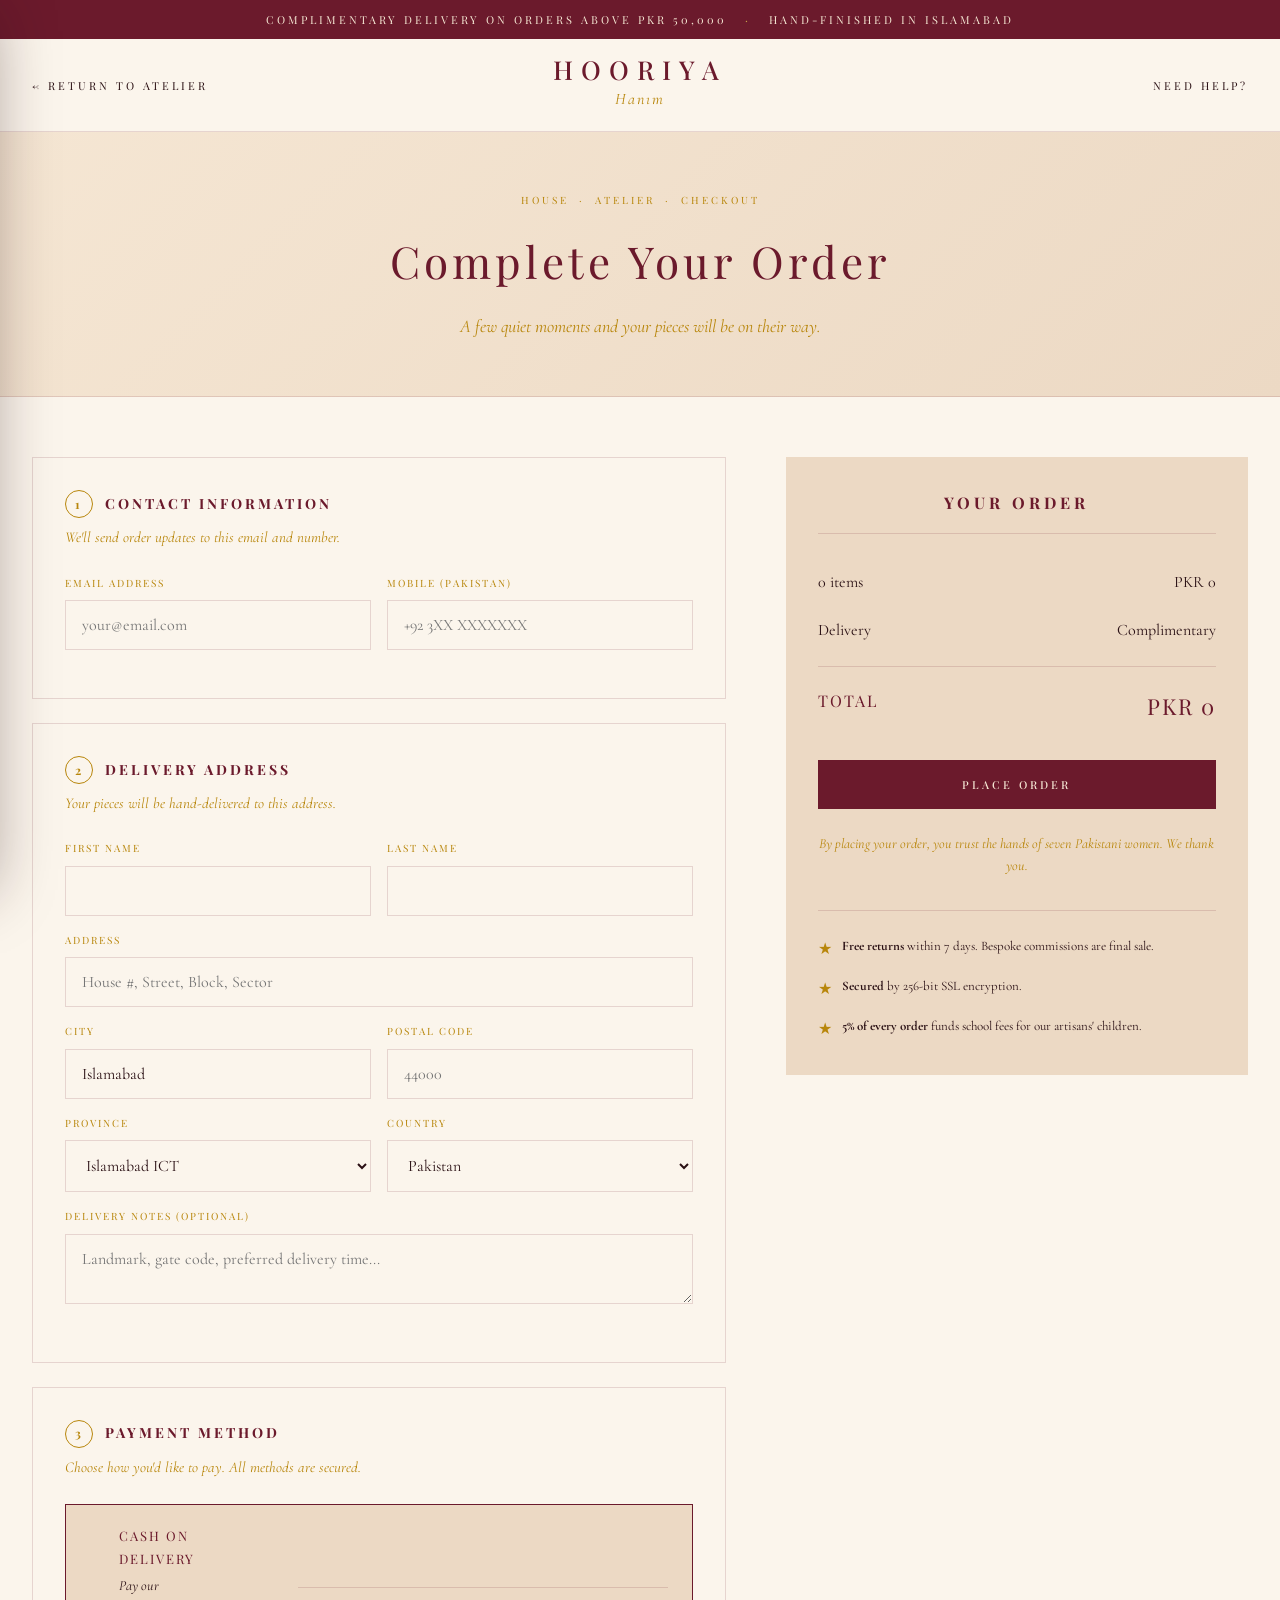
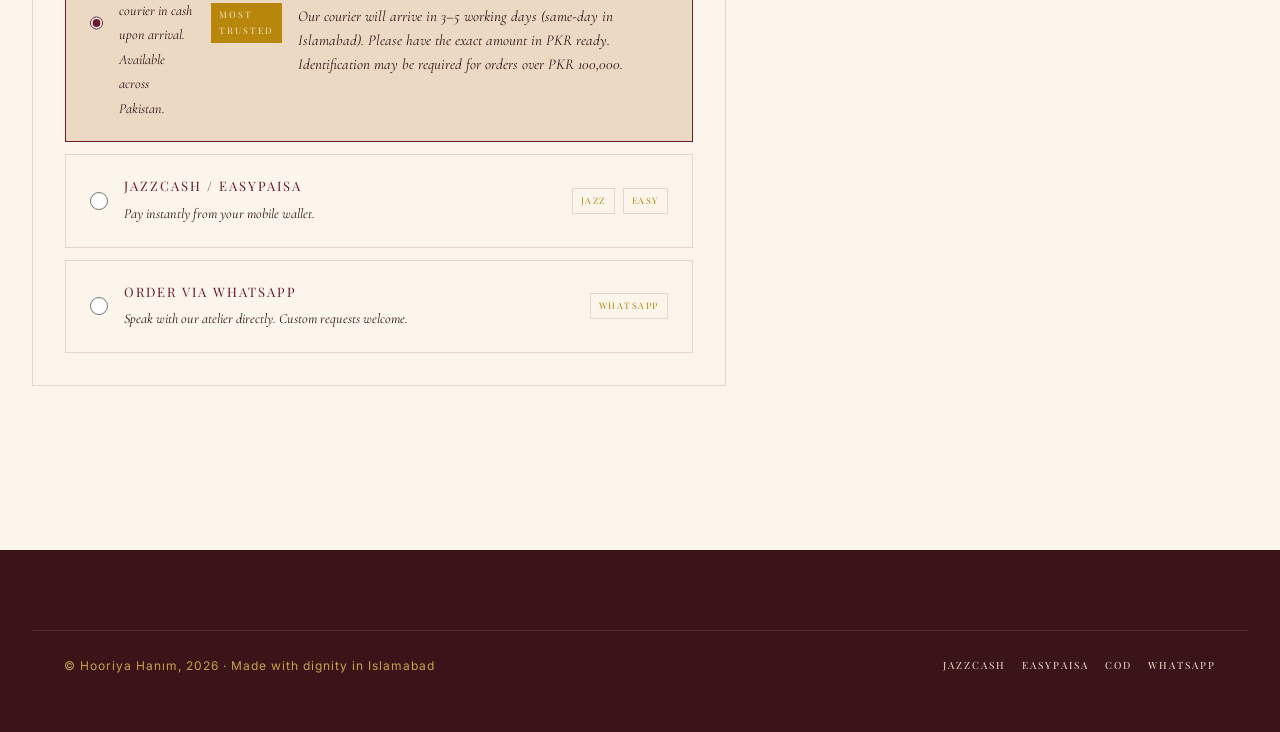
<file: checkout.html>
<!DOCTYPE html>
<html lang="en">
<head>
<meta charset="UTF-8">
<meta name="viewport" content="width=device-width, initial-scale=1.0">
<title>Checkout · Hooriya Hanım</title>
<link rel="icon" type="image/svg+xml" href="assets/images/hooriya-hanim-favicon.svg">
<link rel="stylesheet" href="assets/css/styles.css">
</head>
<body data-page="checkout">

<div class="announce">
  Complimentary delivery on orders above PKR 50,000 <span>·</span> Hand-finished in Islamabad
</div>

<header class="site-header">
  <nav class="nav-bar">
    <div class="nav-left">
      <a href="cart.html" class="nav-link">← Return to Atelier</a>
    </div>
    <a href="index.html" class="brand-logo">
      <span class="word">HOORIYA</span>
      <span class="sub">Hanım</span>
    </a>
    <div class="nav-right">
      <a href="contact.html" class="nav-link">Need Help?</a>
    </div>
  </nav>
</header>

<section class="page-hero" style="padding: 60px 32px 30px;">
  <div class="breadcrumb"><a href="index.html">House</a><span>·</span><a href="cart.html">Atelier</a><span>·</span>Checkout</div>
  <h1 style="font-size: 44px; margin-top: 12px;">Complete Your Order</h1>
  <p class="sub" style="font-size: 18px;">A few quiet moments and your pieces will be on their way.</p>
</section>

<form id="checkout-form" class="checkout-layout">
  <div>
    <!-- Step 1: Contact -->
    <div class="checkout-section">
      <h3><span class="step-num">1</span> Contact Information</h3>
      <p class="hint">We'll send order updates to this email and number.</p>
      <div class="form-row">
        <div class="form-group">
          <label>Email Address</label>
          <input type="email" name="email" required placeholder="your@email.com">
        </div>
        <div class="form-group">
          <label>Mobile (Pakistan)</label>
          <input type="tel" name="phone" required placeholder="+92 3XX XXXXXXX">
        </div>
      </div>
    </div>

    <!-- Step 2: Shipping Address -->
    <div class="checkout-section">
      <h3><span class="step-num">2</span> Delivery Address</h3>
      <p class="hint">Your pieces will be hand-delivered to this address.</p>

      <div class="form-row">
        <div class="form-group">
          <label>First Name</label>
          <input type="text" name="firstName" required>
        </div>
        <div class="form-group">
          <label>Last Name</label>
          <input type="text" name="lastName" required>
        </div>
      </div>

      <div class="form-row full">
        <div class="form-group">
          <label>Address</label>
          <input type="text" name="address" required placeholder="House #, Street, Block, Sector">
        </div>
      </div>

      <div class="form-row">
        <div class="form-group">
          <label>City</label>
          <input type="text" name="city" required value="Islamabad">
        </div>
        <div class="form-group">
          <label>Postal Code</label>
          <input type="text" name="postal" placeholder="44000">
        </div>
      </div>

      <div class="form-row">
        <div class="form-group">
          <label>Province</label>
          <select name="province" required>
            <option value="Islamabad ICT">Islamabad ICT</option>
            <option value="Punjab">Punjab</option>
            <option value="Sindh">Sindh</option>
            <option value="KPK">Khyber Pakhtunkhwa</option>
            <option value="Balochistan">Balochistan</option>
            <option value="AJK">Azad Jammu & Kashmir</option>
            <option value="GB">Gilgit-Baltistan</option>
          </select>
        </div>
        <div class="form-group">
          <label>Country</label>
          <select name="country" required>
            <option value="Pakistan">Pakistan</option>
            <option value="UAE">United Arab Emirates</option>
            <option value="UK">United Kingdom</option>
            <option value="USA">United States</option>
            <option value="Canada">Canada</option>
            <option value="SA">Saudi Arabia</option>
          </select>
        </div>
      </div>

      <div class="form-row full">
        <div class="form-group">
          <label>Delivery Notes (Optional)</label>
          <textarea name="notes" rows="2" placeholder="Landmark, gate code, preferred delivery time..."></textarea>
        </div>
      </div>
    </div>

    <!-- Step 3: Payment -->
    <div class="checkout-section">
      <h3><span class="step-num">3</span> Payment Method</h3>
      <p class="hint">Choose how you'd like to pay. All methods are secured.</p>

      <div class="payment-options">

        <!-- COD -->
        <label class="payment-option selected">
          <input type="radio" name="payment" value="cod" checked>
          <div class="payment-option-info">
            <div class="name">Cash on Delivery</div>
            <div class="desc">Pay our courier in cash upon arrival. Available across Pakistan.</div>
          </div>
          <span class="badge">Most Trusted</span>
          <div class="payment-detail">
            <p style="font-family: var(--font-editorial); font-style: italic; font-size: 15px; color: var(--ink); line-height: 1.6;">
              Our courier will arrive in 3–5 working days (same-day in Islamabad). Please have the exact amount in PKR ready. Identification may be required for orders over PKR 100,000.
            </p>
          </div>
        </label>

        <!-- JazzCash / Easypaisa -->
        <label class="payment-option">
          <input type="radio" name="payment" value="wallet">
          <div class="payment-option-info">
            <div class="name">JazzCash / Easypaisa</div>
            <div class="desc">Pay instantly from your mobile wallet.</div>
          </div>
          <div class="payment-method-icons">
            <span>JAZZ</span><span>EASY</span>
          </div>
          <div class="payment-detail">
            <div class="form-row">
              <div class="form-group">
                <label>Wallet Provider</label>
                <select>
                  <option>JazzCash</option>
                  <option>Easypaisa</option>
                  <option>SadaPay</option>
                  <option>NayaPay</option>
                </select>
              </div>
              <div class="form-group">
                <label>Mobile Number Registered</label>
                <input type="tel" placeholder="03XX XXXXXXX">
              </div>
            </div>
            <p style="font-family: var(--font-editorial); font-style: italic; font-size: 13px; color: var(--rose-gold);">
              You'll receive a payment request on your mobile to confirm. Have your wallet PIN ready.
            </p>
          </div>
        </label>

        <!-- WhatsApp -->
        <label class="payment-option">
          <input type="radio" name="payment" value="whatsapp">
          <div class="payment-option-info">
            <div class="name">Order via WhatsApp</div>
            <div class="desc">Speak with our atelier directly. Custom requests welcome.</div>
          </div>
          <div class="payment-method-icons">
            <span>WHATSAPP</span>
          </div>
          <div class="payment-detail">
            <p style="font-family: var(--font-editorial); font-style: italic; font-size: 15px; color: var(--ink); line-height: 1.6; margin-bottom: 16px;">
              Click below and our atelier manager will message you directly to confirm your order, arrange payment, and answer any custom-tailoring questions you may have. Replies within 30 minutes during 10 AM – 8 PM (PKT).
            </p>
            <button type="button" data-whatsapp class="btn btn-ghost">Continue on WhatsApp →</button>
          </div>
        </label>
      </div>
    </div>
  </div>

  <!-- Order Summary -->
  <aside class="order-summary" style="position: sticky; top: 100px;">
    <h3>Your Order</h3>
    <div class="summary-row">
      <span data-summary="items">0 items</span>
      <span data-summary="subtotal">PKR 0</span>
    </div>
    <div class="summary-row">
      <span>Delivery</span>
      <span data-summary="shipping">—</span>
    </div>
    <div class="summary-row total">
      <span>Total</span>
      <span class="amount" data-summary="total">PKR 0</span>
    </div>

    <button type="submit" class="btn btn-primary btn-full" style="margin-top: 24px;">PLACE ORDER</button>

    <div style="margin-top: 24px; text-align: center; font-family: var(--font-editorial); font-style: italic; font-size: 14px; color: var(--rose-gold); line-height: 1.6;">
      By placing your order, you trust the hands of seven Pakistani women. We thank you.
    </div>


    <div style="margin-top: 32px; padding-top: 24px; border-top: 0.5px solid var(--line); display: flex; flex-direction: column; gap: 12px;">
      <div style="display: flex; gap: 10px; font-family: var(--font-editorial); font-size: 13px; color: var(--ink); align-items: flex-start;">
        <span style="color: var(--rose-gold); font-size: 16px;">★</span>
        <span><strong>Free returns</strong> within 7 days. Bespoke commissions are final sale.</span>
      </div>
      <div style="display: flex; gap: 10px; font-family: var(--font-editorial); font-size: 13px; color: var(--ink); align-items: flex-start;">
        <span style="color: var(--rose-gold); font-size: 16px;">★</span>
        <span><strong>Secured</strong> by 256-bit SSL encryption.</span>
      </div>
      <div style="display: flex; gap: 10px; font-family: var(--font-editorial); font-size: 13px; color: var(--ink); align-items: flex-start;">
        <span style="color: var(--rose-gold); font-size: 16px;">★</span>
        <span><strong>5% of every order</strong> funds school fees for our artisans' children.</span>
      </div>
    </div>
  </aside>
</form>

<footer class="site-footer" style="margin-top: 80px;">
  <div class="footer-bar" style="max-width: var(--container); padding: 24px 32px;">
    <div>© Hooriya Hanım, 2026 · Made with dignity in Islamabad</div>
    <div class="pay-icons">
      <span>JAZZCASH</span><span>EASYPAISA</span><span>COD</span><span>WHATSAPP</span>
    </div>
  </div>
</footer>

<script src="assets/js/main.js"></script>
</body>
</html>
</file>
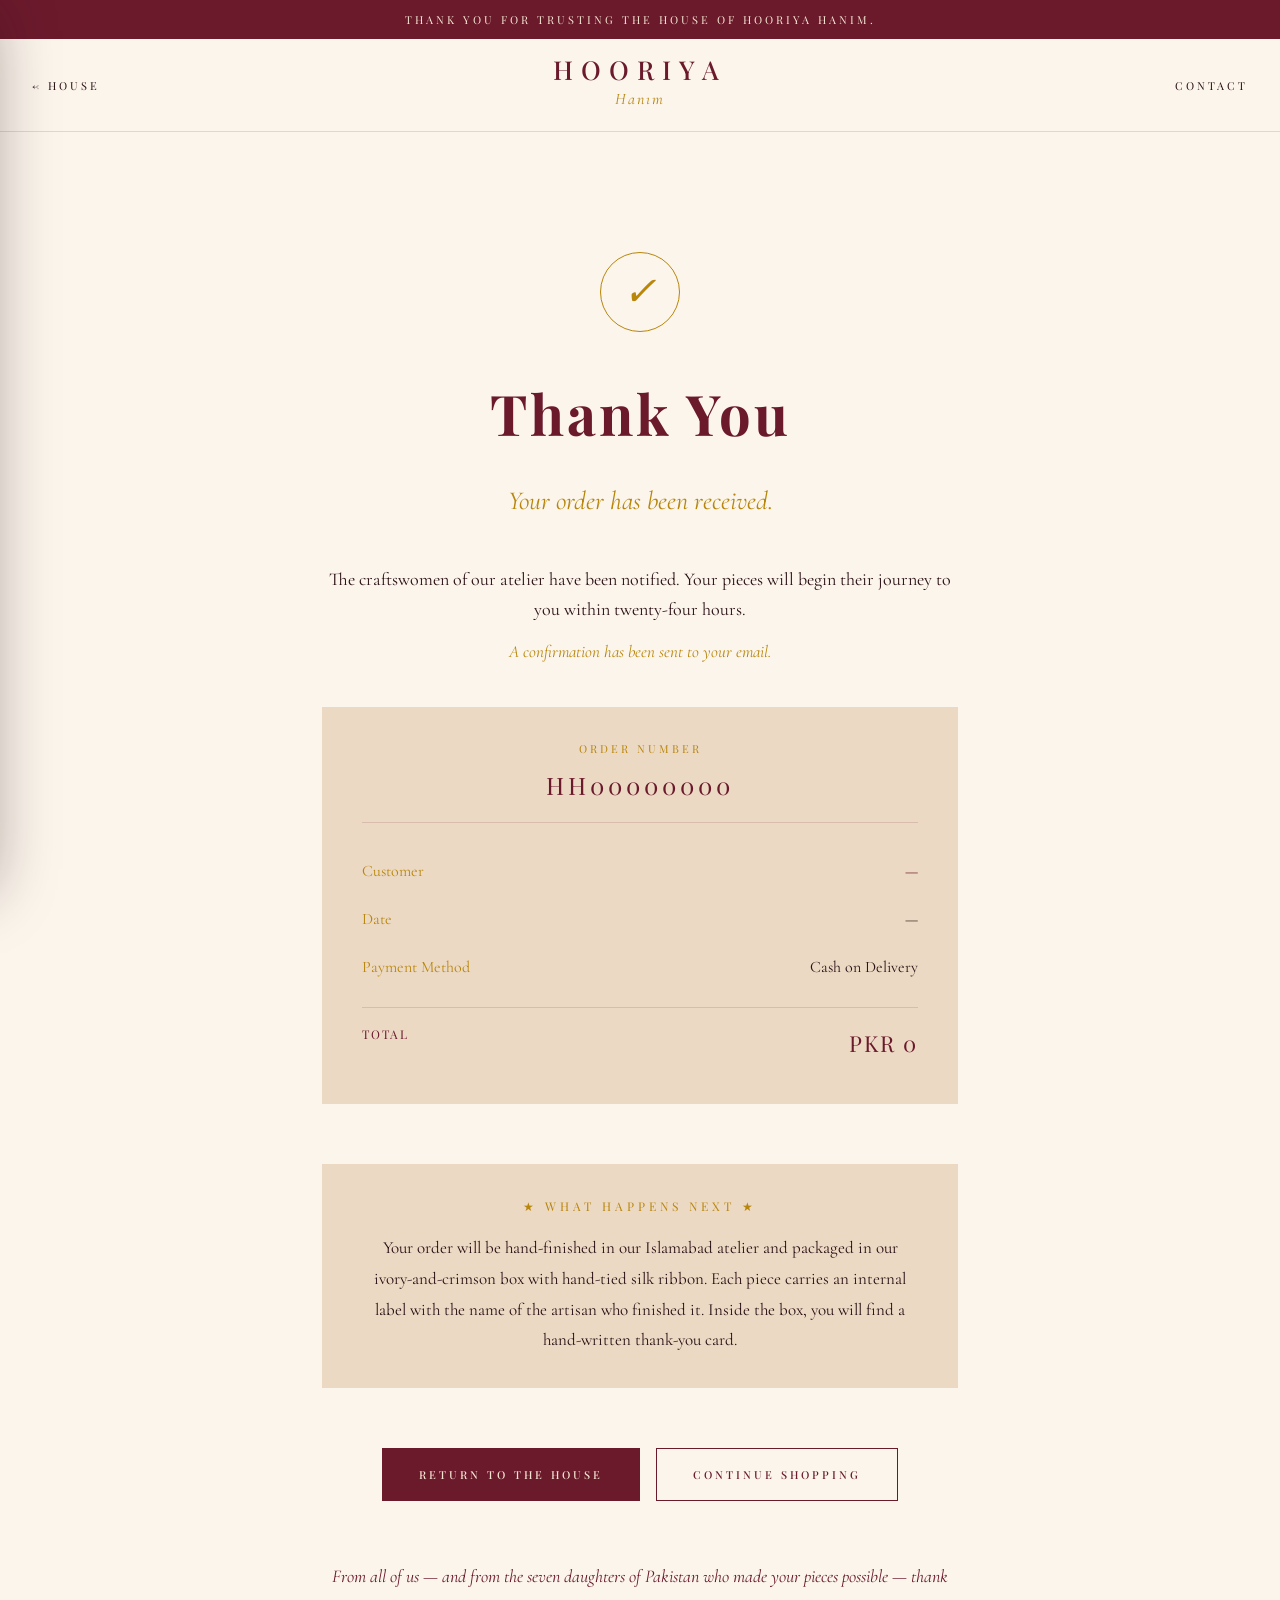
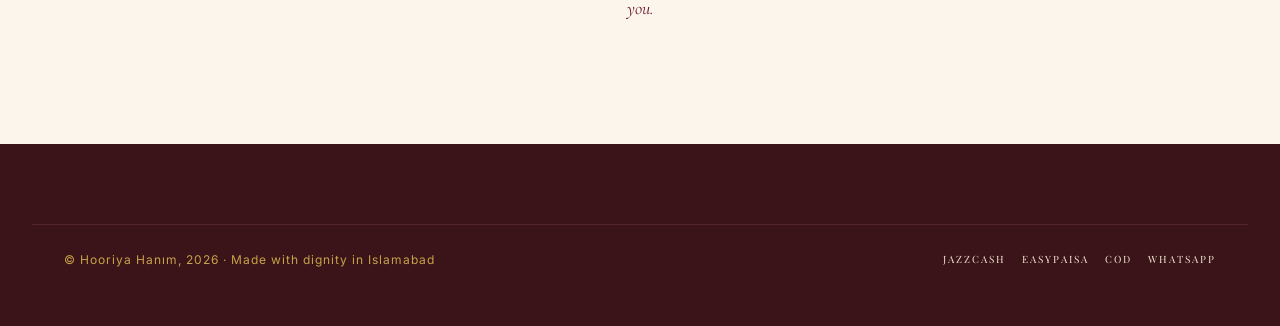
<file: confirmation.html>
<!DOCTYPE html>
<html lang="en">
<head>
<meta charset="UTF-8">
<meta name="viewport" content="width=device-width, initial-scale=1.0">
<title>Order Confirmed · Hooriya Hanım</title>
<link rel="icon" type="image/svg+xml" href="assets/images/hooriya-hanim-favicon.svg">
<link rel="stylesheet" href="assets/css/styles.css">
</head>
<body data-page="confirmation">

<div class="announce">
  Thank you for trusting the House of Hooriya Hanım.
</div>

<header class="site-header">
  <nav class="nav-bar">
    <div class="nav-left">
      <a href="index.html" class="nav-link">← House</a>
    </div>
    <a href="index.html" class="brand-logo">
      <span class="word">HOORIYA</span>
      <span class="sub">Hanım</span>
    </a>
    <div class="nav-right">
      <a href="contact.html" class="nav-link">Contact</a>
    </div>
  </nav>
</header>

<section class="confirmation">
  <div class="check">✓</div>
  <h1>Thank You</h1>
  <p class="sub">Your order has been received.</p>

  <p style="font-family: var(--font-editorial); font-size: 18px; color: var(--ink); line-height: 1.7; margin-bottom: 12px;">
    The craftswomen of our atelier have been notified. Your pieces will begin their journey to you within twenty-four hours.
  </p>
  <p style="font-family: var(--font-editorial); font-style: italic; font-size: 17px; color: var(--rose-gold); margin-bottom: 40px;">
    A confirmation has been sent to your email.
  </p>

  <div class="order-detail-card">
    <div style="text-align: center; margin-bottom: 24px; padding-bottom: 16px; border-bottom: 0.5px solid var(--line);">
      <div style="font-family: var(--font-display); font-size: 11px; letter-spacing: 3px; color: var(--rose-gold); margin-bottom: 6px; text-transform: uppercase;">Order Number</div>
      <div style="font-family: var(--font-display); font-size: 24px; letter-spacing: 4px; color: var(--burgundy);" data-order="number">HH00000000</div>
    </div>

    <div class="row">
      <span style="color: var(--rose-gold);">Customer</span>
      <span style="font-weight: 500; color: var(--burgundy);" data-order="name">—</span>
    </div>
    <div class="row">
      <span style="color: var(--rose-gold);">Date</span>
      <span data-order="date">—</span>
    </div>
    <div class="row">
      <span style="color: var(--rose-gold);">Payment Method</span>
      <span data-order="payment">Cash on Delivery</span>
    </div>
    <div class="row" style="border-top: 0.5px solid var(--line); margin-top: 16px; padding-top: 16px;">
      <span style="font-family: var(--font-display); font-size: 12px; letter-spacing: 2px; color: var(--burgundy); text-transform: uppercase;">Total</span>
      <span style="font-family: var(--font-display); font-size: 22px; letter-spacing: 2px; color: var(--burgundy);" data-order="total">PKR 0</span>
    </div>
  </div>

  <div style="margin: 60px 0; padding: 32px; background: var(--pearl); text-align: center;">
    <div style="font-family: var(--font-display); font-size: 12px; letter-spacing: 4px; color: var(--rose-gold); margin-bottom: 16px; text-transform: uppercase;">★  What Happens Next  ★</div>
    <p style="font-family: var(--font-editorial); font-size: 17px; color: var(--ink); line-height: 1.8; max-width: 540px; margin: 0 auto;">
      Your order will be hand-finished in our Islamabad atelier and packaged in our ivory-and-crimson box with hand-tied silk ribbon. Each piece carries an internal label with the name of the artisan who finished it. Inside the box, you will find a hand-written thank-you card.
    </p>
  </div>

  <div style="display: flex; gap: 16px; justify-content: center; flex-wrap: wrap;">
    <a href="index.html" class="btn btn-primary">Return to the House</a>
    <a href="shop.html" class="btn btn-ghost">Continue Shopping</a>
  </div>

  <p style="margin-top: 60px; font-family: var(--font-editorial); font-style: italic; font-size: 18px; color: var(--burgundy);">
    From all of us — and from the seven daughters of Pakistan who made your pieces possible — thank you.
  </p>
</section>

<footer class="site-footer">
  <div class="footer-bar" style="padding: 24px 32px; max-width: var(--container); margin: 0 auto;">
    <div>© Hooriya Hanım, 2026 · Made with dignity in Islamabad</div>
    <div class="pay-icons">
      <span>JAZZCASH</span><span>EASYPAISA</span><span>COD</span><span>WHATSAPP</span>
    </div>
  </div>
</footer>

<script src="assets/js/main.js"></script>
</body>
</html>
</file>
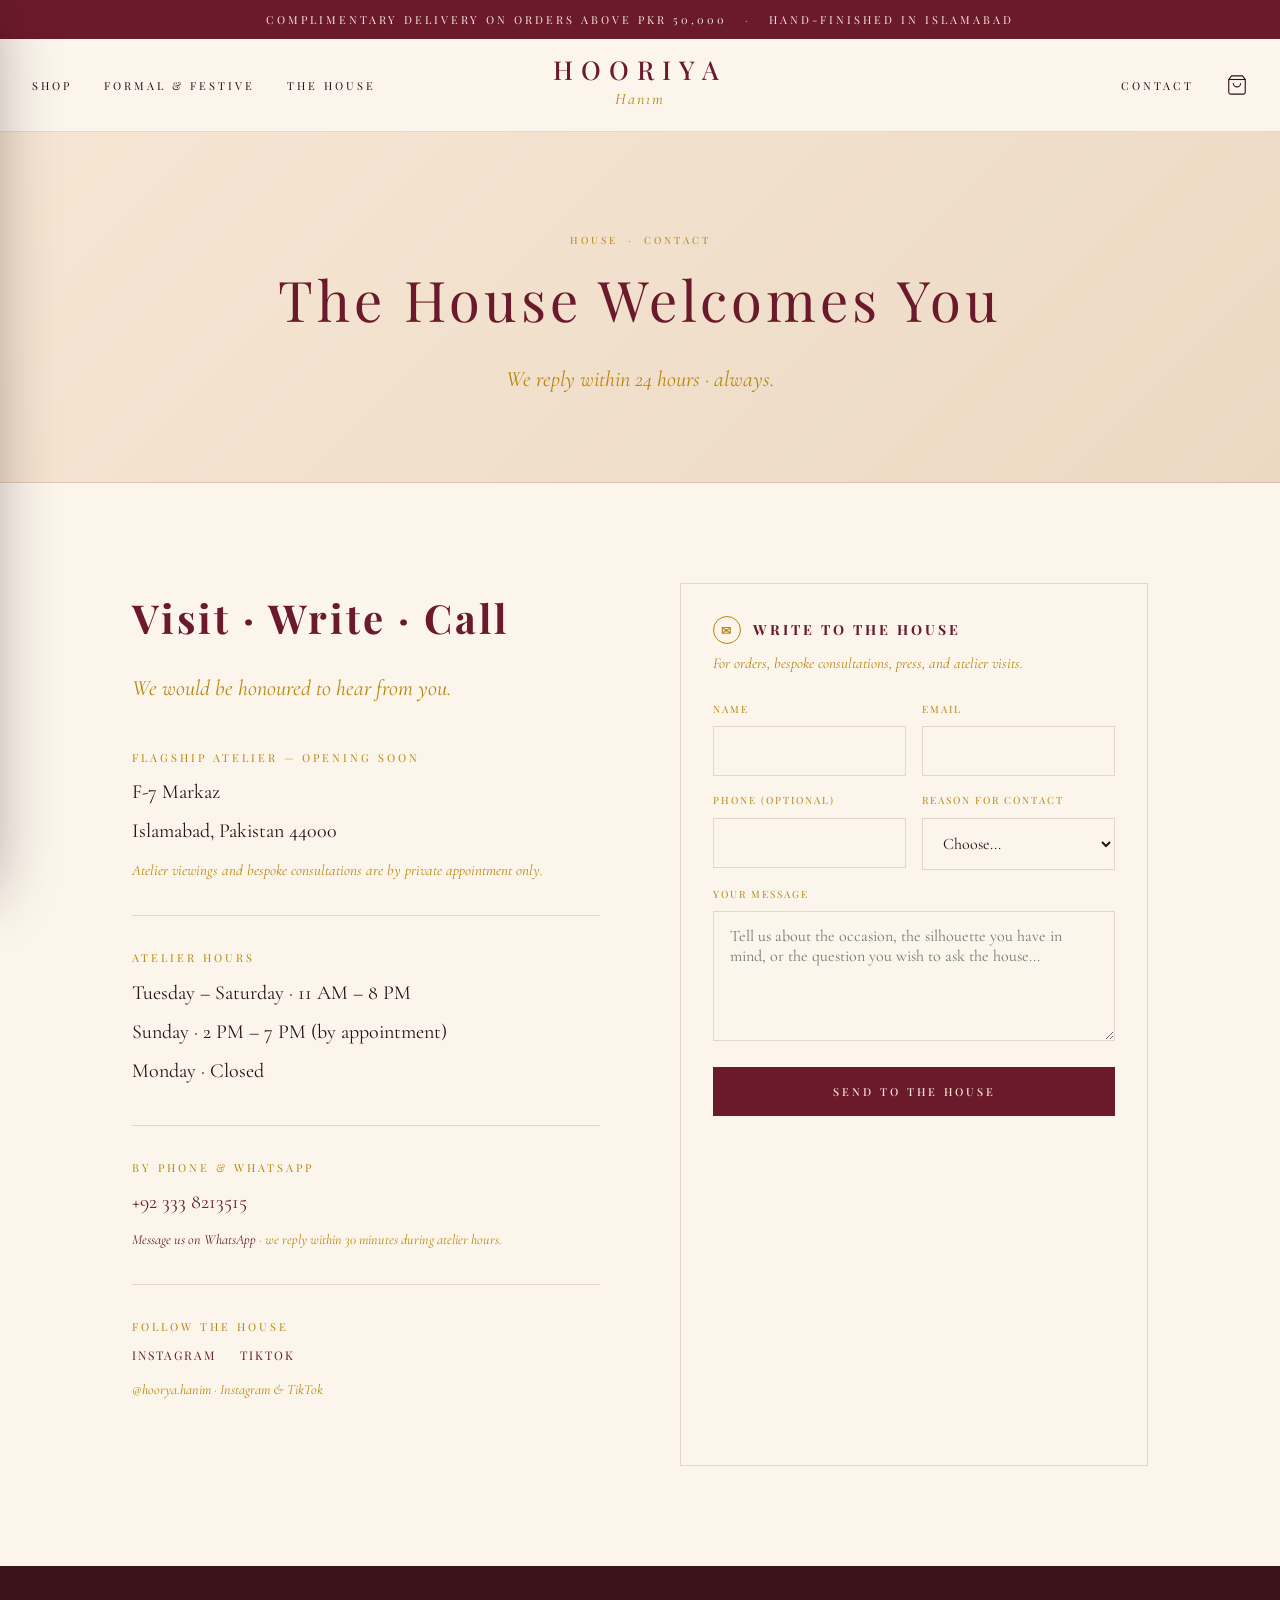
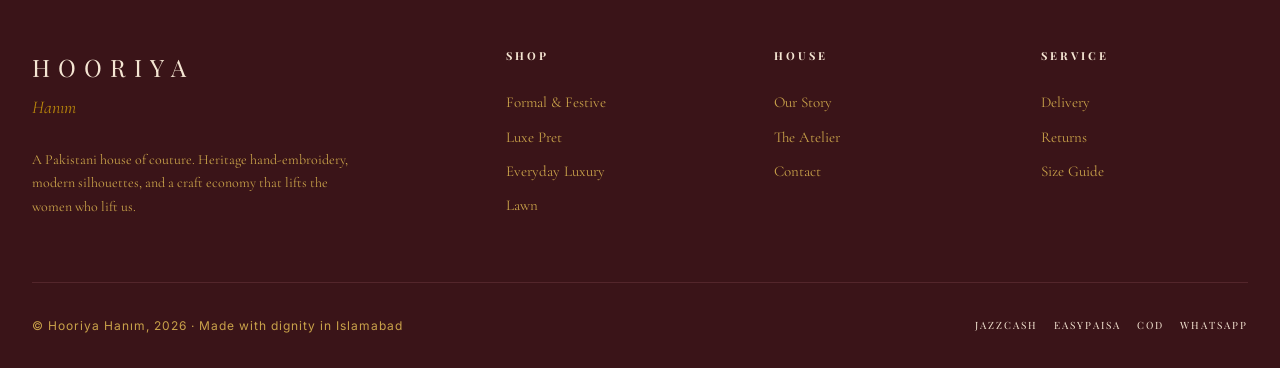
<file: contact.html>
<!DOCTYPE html>
<html lang="en">
<head>
<meta charset="UTF-8">
<meta name="viewport" content="width=device-width, initial-scale=1.0">
<title>Contact · Hooriya Hanım</title>
<link rel="icon" type="image/svg+xml" href="assets/images/hooriya-hanim-favicon.svg">
<link rel="stylesheet" href="assets/css/styles.css">
</head>
<body data-page="contact">

<div class="announce">
  Complimentary delivery on orders above PKR 50,000 <span>·</span> Hand-finished in Islamabad
</div>

<header class="site-header">
  <nav class="nav-bar">
    <div class="nav-left">
      <a href="shop.html" class="nav-link">Shop</a>
      <a href="shop.html" class="nav-link">Formal &amp; Festive</a>
      <a href="about.html" class="nav-link">The House</a>
    </div>
    <a href="index.html" class="brand-logo">
      <span class="word">HOORIYA</span>
      <span class="sub">Hanım</span>
    </a>
    <div class="nav-right">
      <a href="contact.html" class="nav-link">Contact</a>
      <a href="cart.html" class="nav-link" style="position:relative;" aria-label="Cart">
        <svg class="nav-icon" viewBox="0 0 24 24" fill="none" stroke="currentColor" stroke-width="1.2"><path d="M6 2 3 6v14a2 2 0 0 0 2 2h14a2 2 0 0 0 2-2V6l-3-4Z"/><path d="M3 6h18"/><path d="M16 10a4 4 0 0 1-8 0"/></svg>
        <span class="cart-count">0</span>
      </a>
    </div>
  </nav>
</header>

<section class="page-hero">
  <div class="breadcrumb"><a href="index.html">House</a><span>·</span>Contact</div>
  <h1>The House Welcomes You</h1>
  <p class="sub">We reply within 24 hours · always.</p>
</section>

<div class="contact-layout">
  <div class="contact-info">
    <h2>Visit · Write · Call</h2>
    <p class="sub">We would be honoured to hear from you.</p>

    <div class="contact-block">
      <div class="label">Flagship Atelier — Opening Soon</div>
      <div class="value">F-7 Markaz</div>
      <div class="value">Islamabad, Pakistan 44000</div>
      <p style="font-family: var(--font-editorial); font-style: italic; font-size: 15px; color: var(--rose-gold); margin-top: 8px;">Atelier viewings and bespoke consultations are by private appointment only.</p>
    </div>

    <div class="contact-block">
      <div class="label">Atelier Hours</div>
      <div class="value">Tuesday – Saturday · 11 AM – 8 PM</div>
      <div class="value">Sunday · 2 PM – 7 PM (by appointment)</div>
      <div class="value">Monday · Closed</div>
    </div>

    <div class="contact-block">
      <div class="label">By Phone &amp; WhatsApp</div>
      <a href="tel:+923338213515" style="font-family: var(--font-editorial); font-size: 20px; color: var(--burgundy);">+92 333 8213515</a>
      <p style="font-family: var(--font-editorial); font-style: italic; font-size: 14px; color: var(--rose-gold); margin-top: 8px;">
        <a href="https://wa.me/923338213515" target="_blank" rel="noopener">Message us on WhatsApp</a> · we reply within 30 minutes during atelier hours.
      </p>
    </div>

    <div class="contact-block">
      <div class="label">Follow the House</div>
      <div style="display: flex; gap: 24px; margin-top: 8px;">
        <a href="https://instagram.com/hoorya.hanim" target="_blank" rel="noopener" style="font-family: var(--font-display); font-size: 12px; letter-spacing: 2px; color: var(--burgundy); text-transform: uppercase;">Instagram</a>
        <a href="https://www.tiktok.com/@hoorya.hanim" target="_blank" rel="noopener" style="font-family: var(--font-display); font-size: 12px; letter-spacing: 2px; color: var(--burgundy); text-transform: uppercase;">TikTok</a>
      </div>
      <p style="font-family: var(--font-editorial); font-style: italic; font-size: 14px; color: var(--rose-gold); margin-top: 12px;">@hoorya.hanim · Instagram &amp; TikTok</p>
    </div>
  </div>

  <!-- Form -->
  <div class="checkout-section" id="appointment" style="margin-bottom: 0;">
    <h3><span class="step-num">✉</span> Write to the House</h3>
    <p class="hint">For orders, bespoke consultations, press, and atelier visits.</p>

    <form onsubmit="event.preventDefault(); this.querySelector('button').textContent='✓ Sent · We will reply shortly'; setTimeout(() => this.reset(), 2400);">
      <div class="form-row">
        <div class="form-group">
          <label>Name</label>
          <input type="text" required>
        </div>
        <div class="form-group">
          <label>Email</label>
          <input type="email" required>
        </div>
      </div>
      <div class="form-row">
        <div class="form-group">
          <label>Phone (Optional)</label>
          <input type="tel">
        </div>
        <div class="form-group">
          <label>Reason for Contact</label>
          <select required>
            <option value="">Choose...</option>
            <option>Order Inquiry</option>
            <option>Atelier Appointment</option>
            <option>Bespoke / Custom Commission</option>
            <option>Press &amp; Editorial</option>
            <option>Atelier Visit</option>
            <option>Other</option>
          </select>
        </div>
      </div>
      <div class="form-row full">
        <div class="form-group">
          <label>Your Message</label>
          <textarea rows="5" required placeholder="Tell us about the occasion, the silhouette you have in mind, or the question you wish to ask the house..."></textarea>
        </div>
      </div>
      <button type="submit" class="btn btn-primary btn-full">Send to the House</button>
    </form>
  </div>
</div>

<footer class="site-footer">
  <div class="footer-inner">
    <div class="footer-brand">
      <span class="word">HOORIYA</span>
      <span class="sub">Hanım</span>
      <p>A Pakistani house of couture. Heritage hand-embroidery, modern silhouettes, and a craft economy that lifts the women who lift us.</p>
    </div>
    <div class="footer-col">
      <h4>Shop</h4>
      <a href="shop.html">Formal &amp; Festive</a>
      <a href="shop.html">Luxe Pret</a>
      <a href="shop.html">Everyday Luxury</a>
      <a href="shop.html">Lawn</a>
    </div>
    <div class="footer-col">
      <h4>House</h4>
      <a href="about.html">Our Story</a>
      <a href="about.html">The Atelier</a>
      <a href="contact.html">Contact</a>
    </div>
    <div class="footer-col">
      <h4>Service</h4>
      <a href="delivery.html">Delivery</a>
      <a href="returns.html">Returns</a>
      <a href="size-guide.html">Size Guide</a>
    </div>
  </div>
  <div class="footer-bar">
    <div>© Hooriya Hanım, 2026 · Made with dignity in Islamabad</div>
    <div class="pay-icons">
      <span>JAZZCASH</span><span>EASYPAISA</span><span>COD</span><span>WHATSAPP</span>
    </div>
  </div>
</footer>

<script src="assets/js/main.js"></script>
</body>
</html>
</file>
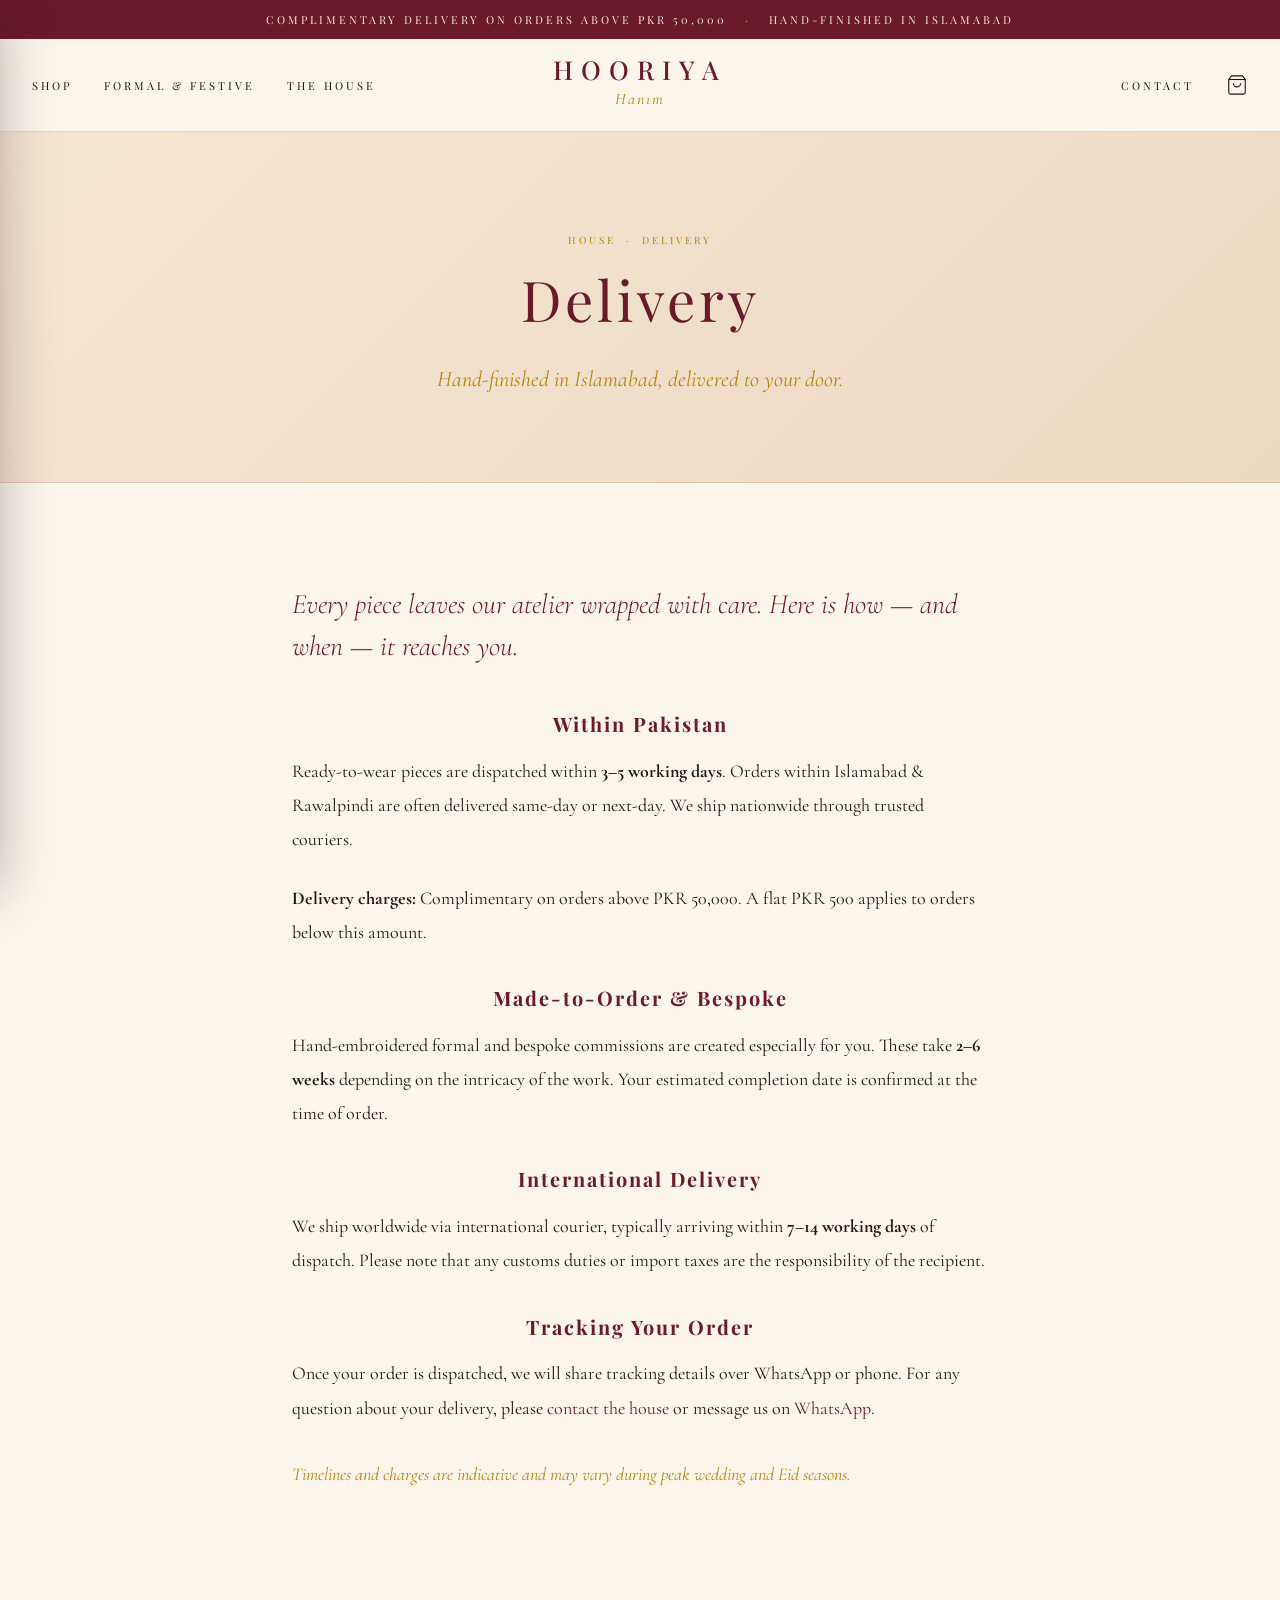
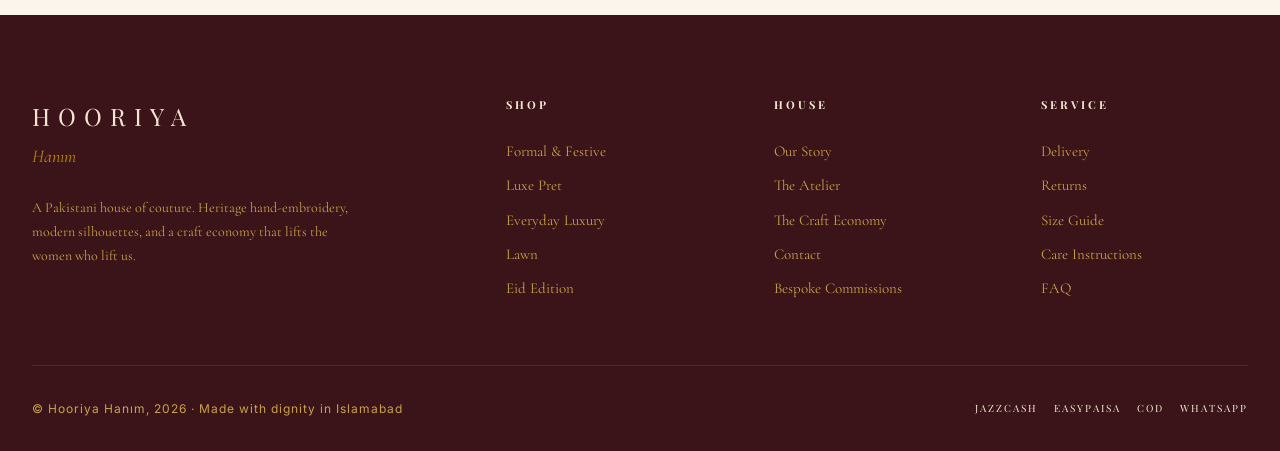
<file: delivery.html>
<!DOCTYPE html>
<html lang="en">
<head>
<meta charset="UTF-8">
<meta name="viewport" content="width=device-width, initial-scale=1.0">
<title>Delivery · Hooriya Hanım</title>
<meta name="description" content="Delivery & shipping information for Hooriya Hanım — across Pakistan and worldwide.">
<link rel="icon" type="image/svg+xml" href="assets/images/hooriya-hanim-favicon.svg">
<link rel="stylesheet" href="assets/css/styles.css">
</head>
<body data-page="delivery">

<div class="announce">
  Complimentary delivery on orders above PKR 50,000 <span>·</span> Hand-finished in Islamabad
</div>

<header class="site-header">
  <nav class="nav-bar">
    <div class="nav-left">
      <a href="shop.html" class="nav-link">Shop</a>
      <a href="shop.html#formal" class="nav-link">Formal &amp; Festive</a>
      <a href="about.html" class="nav-link">The House</a>
    </div>
    <a href="index.html" class="brand-logo">
      <span class="word">HOORIYA</span>
      <span class="sub">Hanım</span>
    </a>
    <div class="nav-right">
      <a href="contact.html" class="nav-link">Contact</a>
      <a href="cart.html" class="nav-link" style="position:relative;" aria-label="Cart">
        <svg class="nav-icon" viewBox="0 0 24 24" fill="none" stroke="currentColor" stroke-width="1.2"><path d="M6 2 3 6v14a2 2 0 0 0 2 2h14a2 2 0 0 0 2-2V6l-3-4Z"/><path d="M3 6h18"/><path d="M16 10a4 4 0 0 1-8 0"/></svg>
        <span class="cart-count">0</span>
      </a>
    </div>
  </nav>
</header>

<section class="page-hero">
  <div class="breadcrumb"><a href="index.html">House</a><span>·</span>Delivery</div>
  <h1>Delivery</h1>
  <p class="sub">Hand-finished in Islamabad, delivered to your door.</p>
</section>

<div class="story-prose">
  <p class="lede">Every piece leaves our atelier wrapped with care. Here is how — and when — it reaches you.</p>

  <h3 style="font-family: var(--font-display); color: var(--burgundy); letter-spacing: 2px; margin: 32px 0 12px;">Within Pakistan</h3>
  <p>Ready-to-wear pieces are dispatched within <strong>3–5 working days</strong>. Orders within Islamabad &amp; Rawalpindi are often delivered same-day or next-day. We ship nationwide through trusted couriers.</p>
  <p><strong>Delivery charges:</strong> Complimentary on orders above PKR 50,000. A flat PKR 500 applies to orders below this amount.</p>

  <h3 style="font-family: var(--font-display); color: var(--burgundy); letter-spacing: 2px; margin: 32px 0 12px;">Made-to-Order &amp; Bespoke</h3>
  <p>Hand-embroidered formal and bespoke commissions are created especially for you. These take <strong>2–6 weeks</strong> depending on the intricacy of the work. Your estimated completion date is confirmed at the time of order.</p>

  <h3 style="font-family: var(--font-display); color: var(--burgundy); letter-spacing: 2px; margin: 32px 0 12px;">International Delivery</h3>
  <p>We ship worldwide via international courier, typically arriving within <strong>7–14 working days</strong> of dispatch. Please note that any customs duties or import taxes are the responsibility of the recipient.</p>

  <h3 style="font-family: var(--font-display); color: var(--burgundy); letter-spacing: 2px; margin: 32px 0 12px;">Tracking Your Order</h3>
  <p>Once your order is dispatched, we will share tracking details over WhatsApp or phone. For any question about your delivery, please <a href="contact.html">contact the house</a> or message us on <a href="https://wa.me/923338213515" target="_blank" rel="noopener">WhatsApp</a>.</p>

  <p style="font-family: var(--font-editorial); font-style: italic; color: var(--rose-gold); margin-top: 32px;">Timelines and charges are indicative and may vary during peak wedding and Eid seasons.</p>
</div>

<footer class="site-footer">
  <div class="footer-inner">
    <div class="footer-brand">
      <span class="word">HOORIYA</span>
      <span class="sub">Hanım</span>
      <p>A Pakistani house of couture. Heritage hand-embroidery, modern silhouettes, and a craft economy that lifts the women who lift us.</p>
    </div>
    <div class="footer-col">
      <h4>Shop</h4>
      <a href="shop.html?cat=Formal">Formal &amp; Festive</a>
      <a href="shop.html?cat=Luxury Pret">Luxe Pret</a>
      <a href="shop.html?cat=Everyday">Everyday Luxury</a>
      <a href="shop.html?cat=Lawn">Lawn</a>
      <a href="shop.html?cat=Eid">Eid Edition</a>
    </div>
    <div class="footer-col">
      <h4>House</h4>
      <a href="about.html">Our Story</a>
      <a href="about.html#artisans">The Atelier</a>
      <a href="about.html#mission">The Craft Economy</a>
      <a href="contact.html">Contact</a>
      <a href="contact.html#appointment">Bespoke Commissions</a>
    </div>
    <div class="footer-col">
      <h4>Service</h4>
      <a href="delivery.html">Delivery</a>
      <a href="returns.html">Returns</a>
      <a href="size-guide.html">Size Guide</a>
      <a href="care.html">Care Instructions</a>
      <a href="faq.html">FAQ</a>
    </div>
  </div>
  <div class="footer-bar">
    <div>© Hooriya Hanım, 2026 · Made with dignity in Islamabad</div>
    <div class="pay-icons">
      <span>JAZZCASH</span><span>EASYPAISA</span><span>COD</span><span>WHATSAPP</span>
    </div>
  </div>
</footer>

<script src="assets/js/main.js"></script>
</body>
</html>
</file>
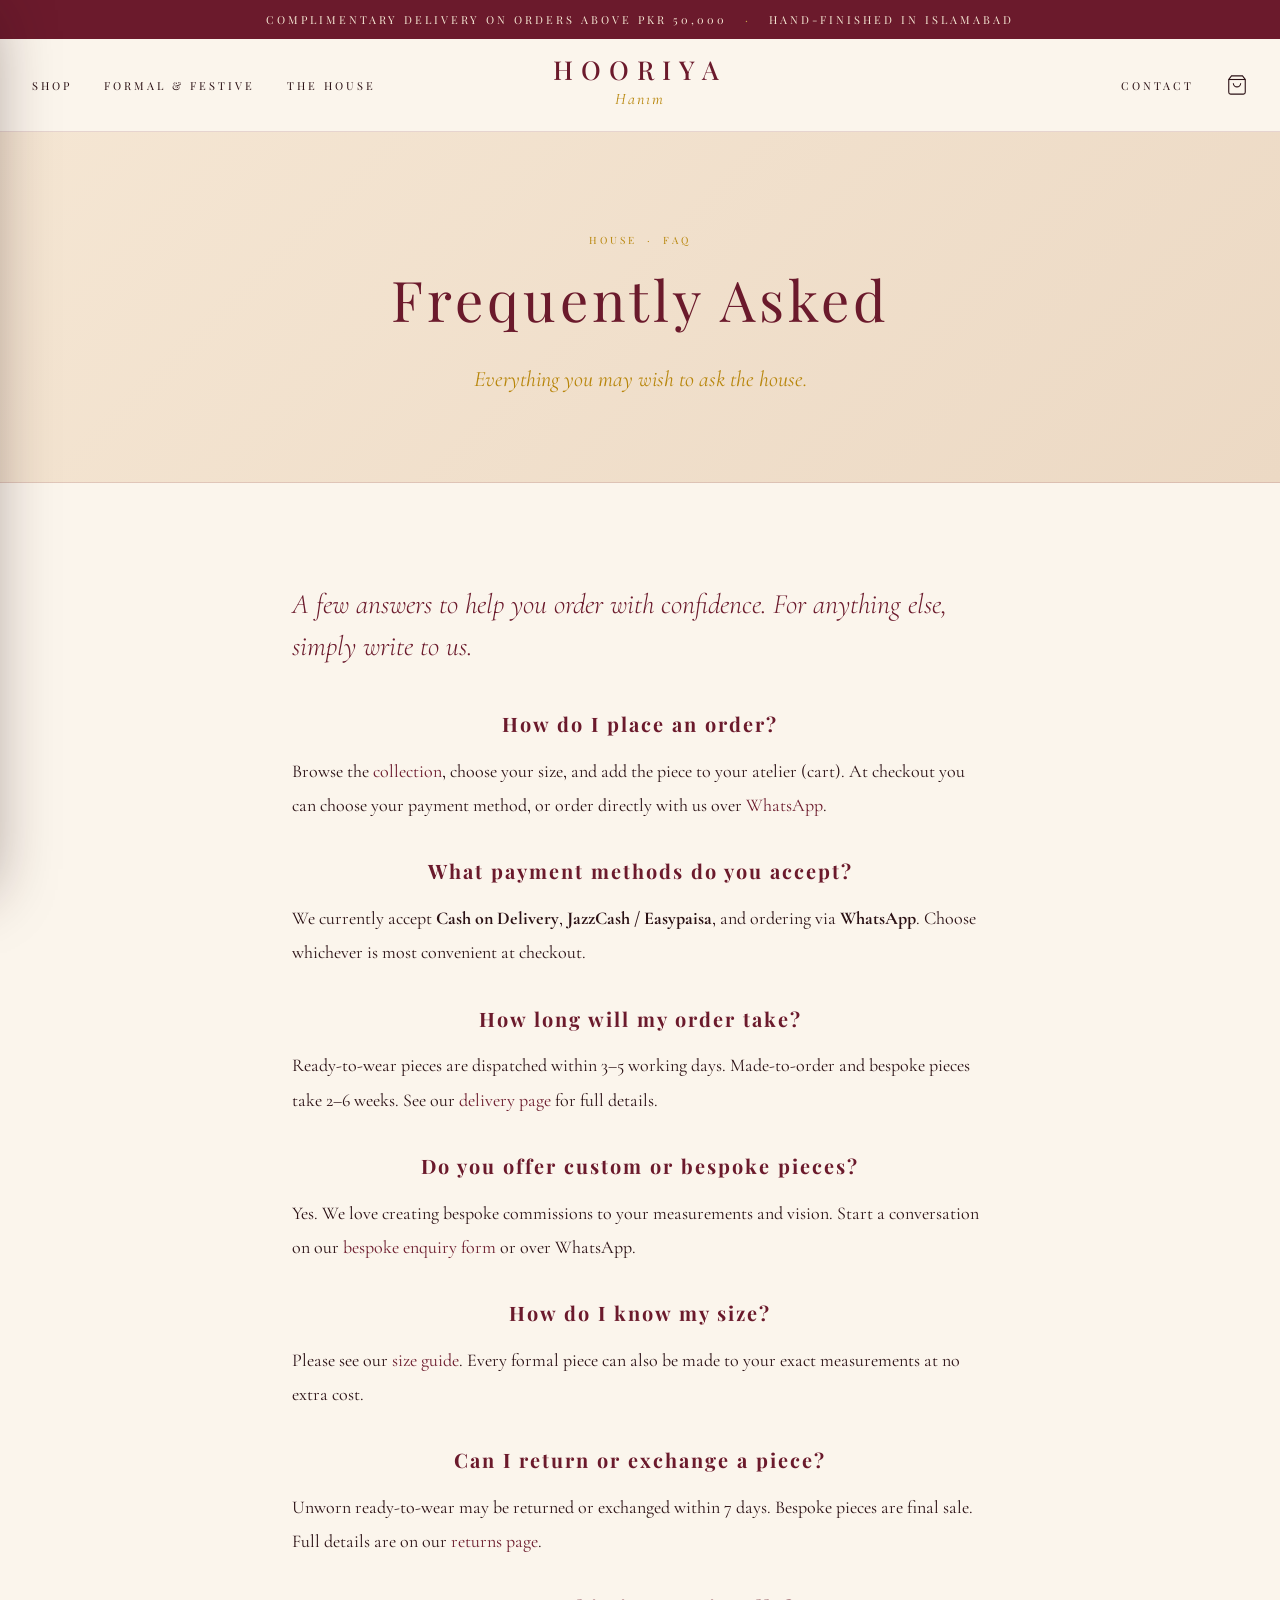
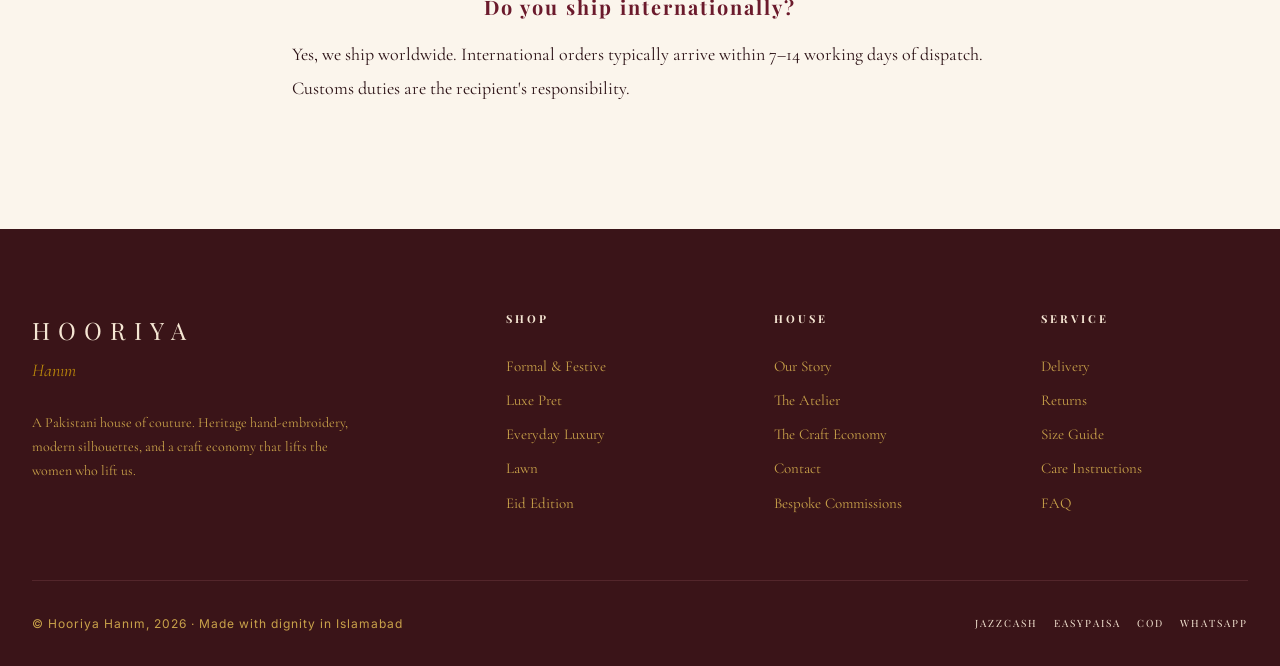
<file: faq.html>
<!DOCTYPE html>
<html lang="en">
<head>
<meta charset="UTF-8">
<meta name="viewport" content="width=device-width, initial-scale=1.0">
<title>FAQ · Hooriya Hanım</title>
<meta name="description" content="Frequently asked questions about ordering from Hooriya Hanım.">
<link rel="icon" type="image/svg+xml" href="assets/images/hooriya-hanim-favicon.svg">
<link rel="stylesheet" href="assets/css/styles.css">
</head>
<body data-page="faq">

<div class="announce">
  Complimentary delivery on orders above PKR 50,000 <span>·</span> Hand-finished in Islamabad
</div>

<header class="site-header">
  <nav class="nav-bar">
    <div class="nav-left">
      <a href="shop.html" class="nav-link">Shop</a>
      <a href="shop.html#formal" class="nav-link">Formal &amp; Festive</a>
      <a href="about.html" class="nav-link">The House</a>
    </div>
    <a href="index.html" class="brand-logo">
      <span class="word">HOORIYA</span>
      <span class="sub">Hanım</span>
    </a>
    <div class="nav-right">
      <a href="contact.html" class="nav-link">Contact</a>
      <a href="cart.html" class="nav-link" style="position:relative;" aria-label="Cart">
        <svg class="nav-icon" viewBox="0 0 24 24" fill="none" stroke="currentColor" stroke-width="1.2"><path d="M6 2 3 6v14a2 2 0 0 0 2 2h14a2 2 0 0 0 2-2V6l-3-4Z"/><path d="M3 6h18"/><path d="M16 10a4 4 0 0 1-8 0"/></svg>
        <span class="cart-count">0</span>
      </a>
    </div>
  </nav>
</header>

<section class="page-hero">
  <div class="breadcrumb"><a href="index.html">House</a><span>·</span>FAQ</div>
  <h1>Frequently Asked</h1>
  <p class="sub">Everything you may wish to ask the house.</p>
</section>

<div class="story-prose">
  <p class="lede">A few answers to help you order with confidence. For anything else, simply <a href="contact.html">write to us</a>.</p>

  <h3 style="font-family: var(--font-display); color: var(--burgundy); letter-spacing: 2px; margin: 32px 0 12px;">How do I place an order?</h3>
  <p>Browse the <a href="shop.html">collection</a>, choose your size, and add the piece to your atelier (cart). At checkout you can choose your payment method, or order directly with us over <a href="https://wa.me/923338213515" target="_blank" rel="noopener">WhatsApp</a>.</p>

  <h3 style="font-family: var(--font-display); color: var(--burgundy); letter-spacing: 2px; margin: 32px 0 12px;">What payment methods do you accept?</h3>
  <p>We currently accept <strong>Cash on Delivery</strong>, <strong>JazzCash / Easypaisa</strong>, and ordering via <strong>WhatsApp</strong>. Choose whichever is most convenient at checkout.</p>

  <h3 style="font-family: var(--font-display); color: var(--burgundy); letter-spacing: 2px; margin: 32px 0 12px;">How long will my order take?</h3>
  <p>Ready-to-wear pieces are dispatched within 3–5 working days. Made-to-order and bespoke pieces take 2–6 weeks. See our <a href="delivery.html">delivery page</a> for full details.</p>

  <h3 style="font-family: var(--font-display); color: var(--burgundy); letter-spacing: 2px; margin: 32px 0 12px;">Do you offer custom or bespoke pieces?</h3>
  <p>Yes. We love creating bespoke commissions to your measurements and vision. Start a conversation on our <a href="contact.html#appointment">bespoke enquiry form</a> or over WhatsApp.</p>

  <h3 style="font-family: var(--font-display); color: var(--burgundy); letter-spacing: 2px; margin: 32px 0 12px;">How do I know my size?</h3>
  <p>Please see our <a href="size-guide.html">size guide</a>. Every formal piece can also be made to your exact measurements at no extra cost.</p>

  <h3 style="font-family: var(--font-display); color: var(--burgundy); letter-spacing: 2px; margin: 32px 0 12px;">Can I return or exchange a piece?</h3>
  <p>Unworn ready-to-wear may be returned or exchanged within 7 days. Bespoke pieces are final sale. Full details are on our <a href="returns.html">returns page</a>.</p>

  <h3 style="font-family: var(--font-display); color: var(--burgundy); letter-spacing: 2px; margin: 32px 0 12px;">Do you ship internationally?</h3>
  <p>Yes, we ship worldwide. International orders typically arrive within 7–14 working days of dispatch. Customs duties are the recipient's responsibility.</p>
</div>

<footer class="site-footer">
  <div class="footer-inner">
    <div class="footer-brand">
      <span class="word">HOORIYA</span>
      <span class="sub">Hanım</span>
      <p>A Pakistani house of couture. Heritage hand-embroidery, modern silhouettes, and a craft economy that lifts the women who lift us.</p>
    </div>
    <div class="footer-col">
      <h4>Shop</h4>
      <a href="shop.html?cat=Formal">Formal &amp; Festive</a>
      <a href="shop.html?cat=Luxury Pret">Luxe Pret</a>
      <a href="shop.html?cat=Everyday">Everyday Luxury</a>
      <a href="shop.html?cat=Lawn">Lawn</a>
      <a href="shop.html?cat=Eid">Eid Edition</a>
    </div>
    <div class="footer-col">
      <h4>House</h4>
      <a href="about.html">Our Story</a>
      <a href="about.html#artisans">The Atelier</a>
      <a href="about.html#mission">The Craft Economy</a>
      <a href="contact.html">Contact</a>
      <a href="contact.html#appointment">Bespoke Commissions</a>
    </div>
    <div class="footer-col">
      <h4>Service</h4>
      <a href="delivery.html">Delivery</a>
      <a href="returns.html">Returns</a>
      <a href="size-guide.html">Size Guide</a>
      <a href="care.html">Care Instructions</a>
      <a href="faq.html">FAQ</a>
    </div>
  </div>
  <div class="footer-bar">
    <div>© Hooriya Hanım, 2026 · Made with dignity in Islamabad</div>
    <div class="pay-icons">
      <span>JAZZCASH</span><span>EASYPAISA</span><span>COD</span><span>WHATSAPP</span>
    </div>
  </div>
</footer>

<script src="assets/js/main.js"></script>
</body>
</html>
</file>
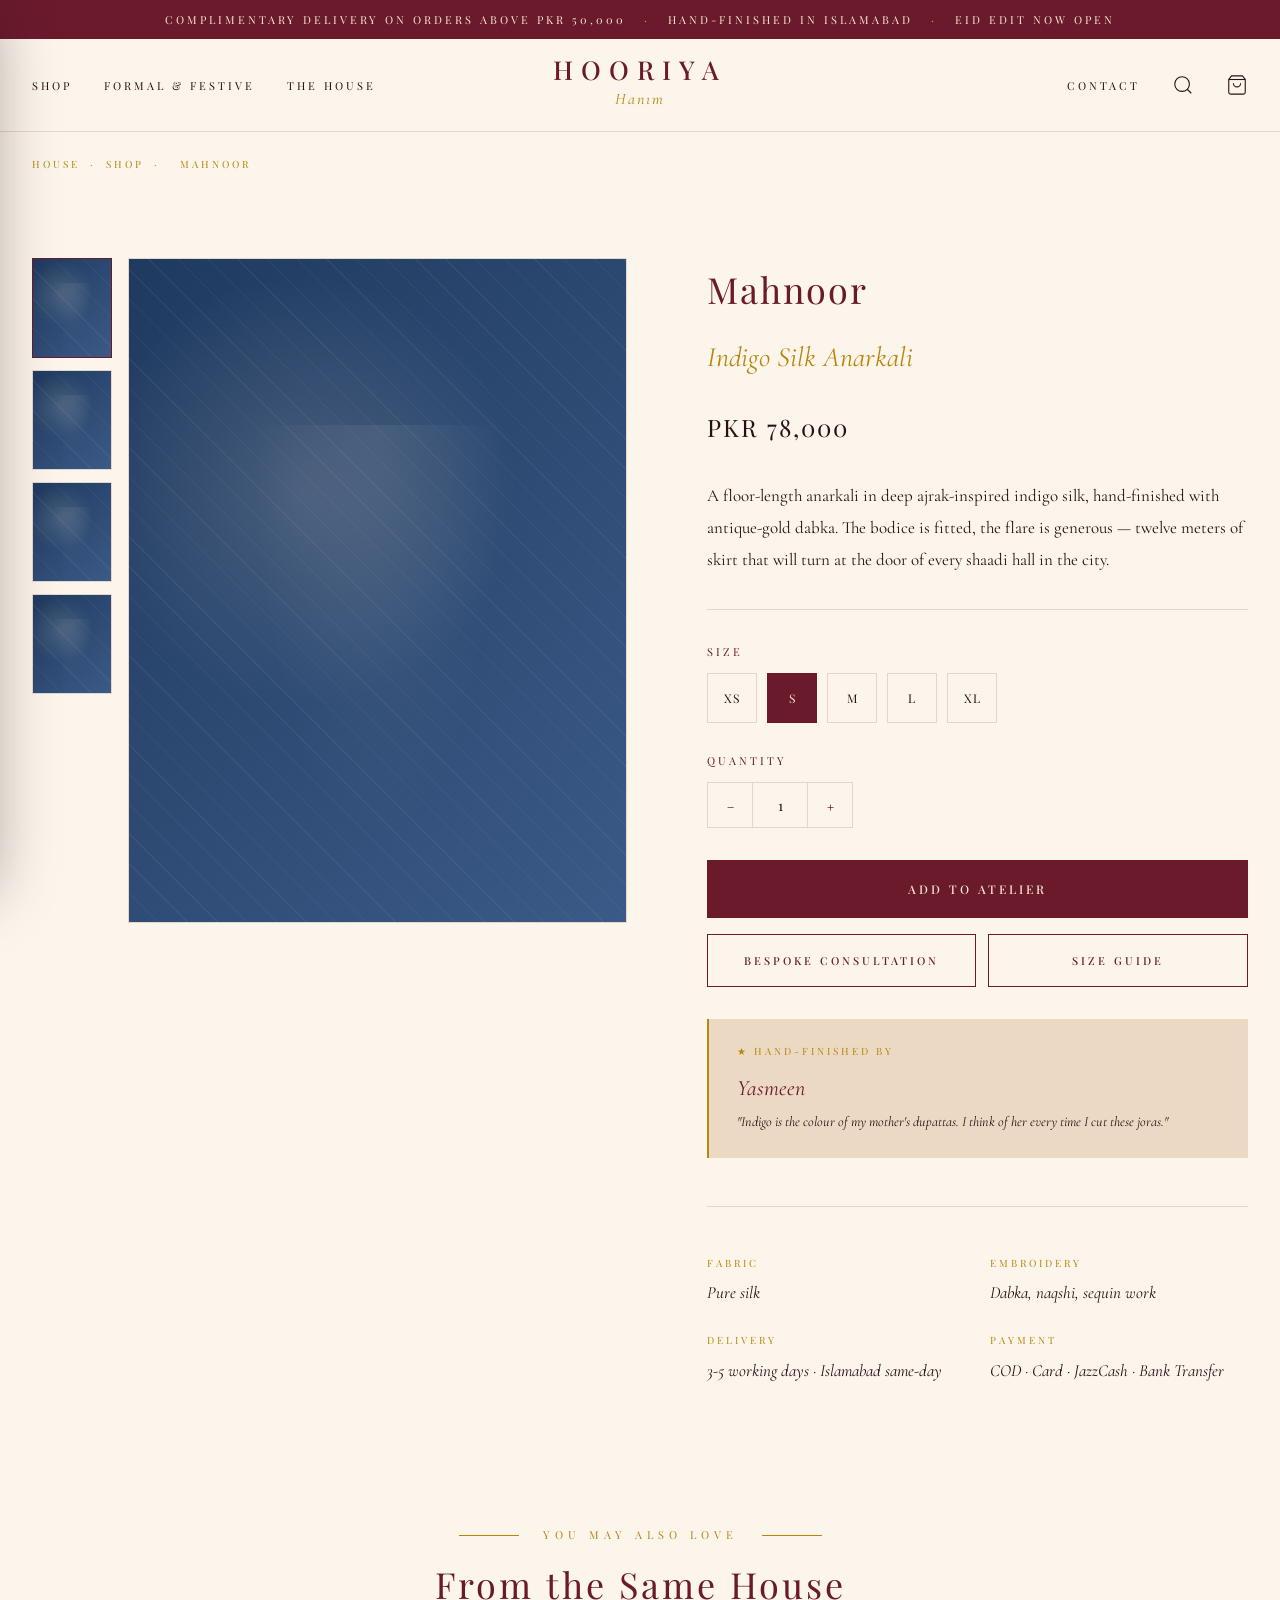
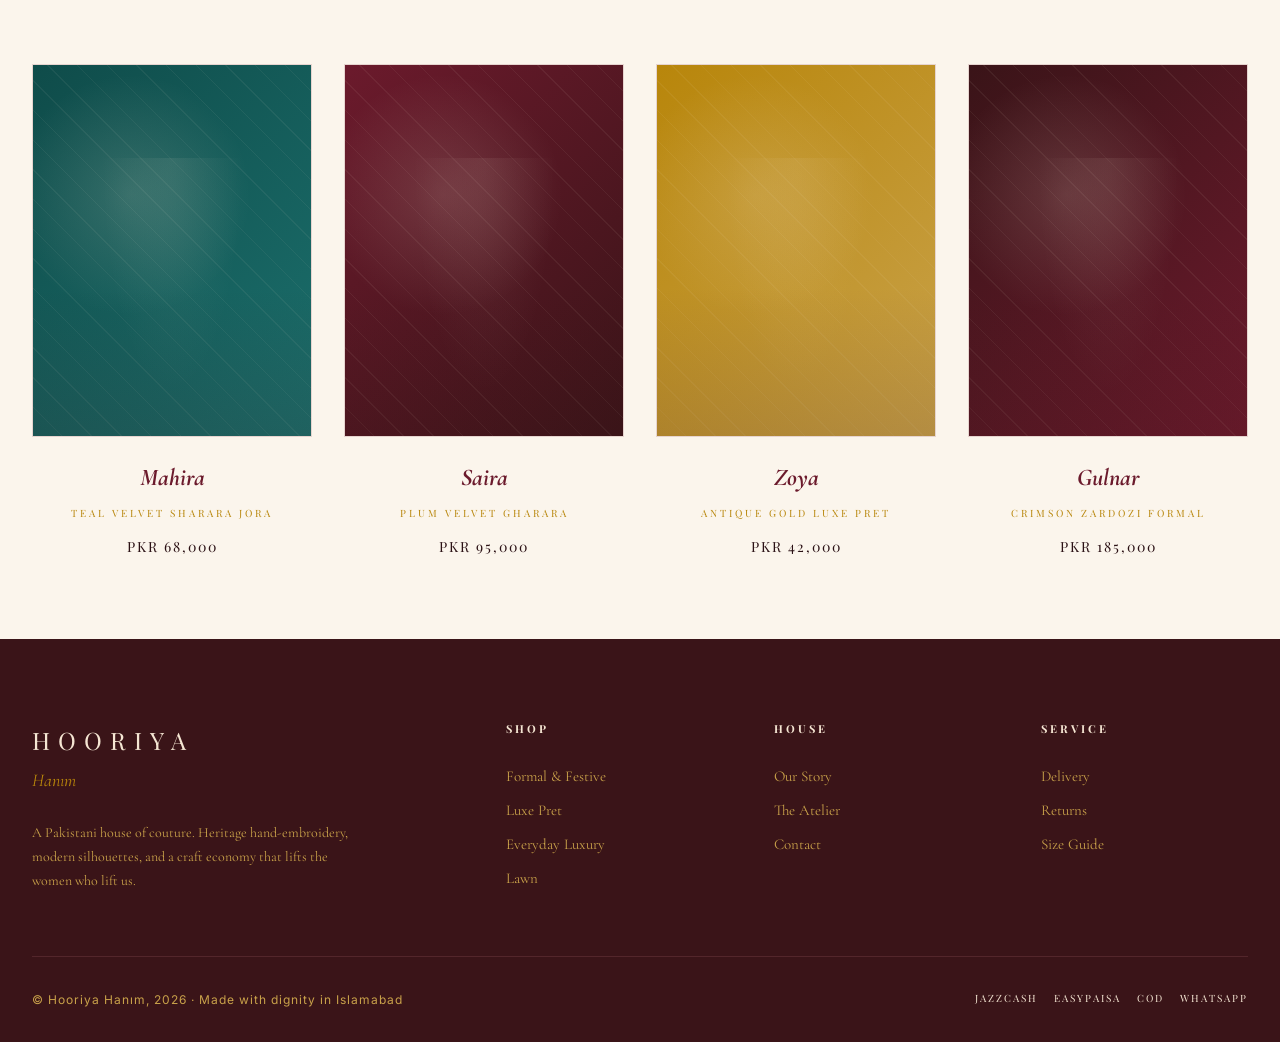
<file: product.html>
<!DOCTYPE html>
<html lang="en">
<head>
<meta charset="UTF-8">
<meta name="viewport" content="width=device-width, initial-scale=1.0">
<title>Product · Hooriya Hanım</title>
<link rel="icon" type="image/svg+xml" href="assets/images/hooriya-hanim-favicon.svg">
<link rel="stylesheet" href="assets/css/styles.css">
</head>
<body data-page="product">

<div class="announce">
  Complimentary delivery on orders above PKR 50,000 <span>·</span> Hand-finished in Islamabad <span>·</span> Eid edit now open
</div>

<header class="site-header">
  <nav class="nav-bar">
    <div class="nav-left">
      <a href="shop.html" class="nav-link">Shop</a>
      <a href="shop.html#formal" class="nav-link">Formal &amp; Festive</a>
      <a href="about.html" class="nav-link">The House</a>
    </div>
    <a href="index.html" class="brand-logo">
      <span class="word">HOORIYA</span>
      <span class="sub">Hanım</span>
    </a>
    <div class="nav-right">
      <a href="contact.html" class="nav-link">Contact</a>
      <a href="shop.html" class="nav-link" aria-label="Search">
        <svg class="nav-icon" viewBox="0 0 24 24" fill="none" stroke="currentColor" stroke-width="1.2"><circle cx="11" cy="11" r="8"/><path d="m21 21-4.35-4.35"/></svg>
      </a>
      <a href="cart.html" class="nav-link" style="position:relative;" aria-label="Cart">
        <svg class="nav-icon" viewBox="0 0 24 24" fill="none" stroke="currentColor" stroke-width="1.2"><path d="M6 2 3 6v14a2 2 0 0 0 2 2h14a2 2 0 0 0 2-2V6l-3-4Z"/><path d="M3 6h18"/><path d="M16 10a4 4 0 0 1-8 0"/></svg>
        <span class="cart-count">0</span>
      </a>
    </div>
  </nav>
</header>

<div style="padding: 24px 32px; max-width: var(--container); margin: 0 auto;">
  <div class="breadcrumb">
    <a href="index.html">House</a><span>·</span><a href="shop.html">Shop</a><span>·</span><span data-product="name">Mahnoor</span>
  </div>
</div>

<section class="product-detail">
  <div class="product-detail-images">
    <div class="thumb-col">
      <div class="thumb active"><div class="fabric-tile fabric-1"></div></div>
      <div class="thumb"><div class="fabric-tile fabric-1"></div></div>
      <div class="thumb"><div class="fabric-tile fabric-1"></div></div>
      <div class="thumb"><div class="fabric-tile fabric-1"></div></div>
    </div>
    <div class="main-img">
      <div class="fabric-tile fabric-1"></div>
    </div>
  </div>

  <div class="product-info">
    <h1 data-product="name">Mahnoor</h1>
    <div class="italic-name" data-product="subtitle">Indigo Silk Anarkali</div>
    <div class="price" data-product="price">PKR 78,000</div>

    <p class="description" data-product="description">
      A floor-length anarkali in deep ajrak-inspired indigo silk, hand-finished with antique-gold dabka. The bodice is fitted, the flare is generous — twelve meters of skirt that will turn at the door of every shaadi hall in the city.
    </p>

    <div class="option-block">
      <label>Size</label>
      <div class="size-options">
        <button class="size-btn">XS</button>
        <button class="size-btn active">S</button>
        <button class="size-btn">M</button>
        <button class="size-btn">L</button>
        <button class="size-btn">XL</button>
      </div>
    </div>

    <div class="qty-row">
      <div>
        <label style="font-family: var(--font-display); font-size: 11px; letter-spacing: 3px; color: var(--burgundy); text-transform: uppercase; margin-bottom: 12px; display: block;">Quantity</label>
        <div class="qty-controls">
          <button onclick="const i=document.querySelector('[data-qty]'); i.value=Math.max(1, parseInt(i.value)-1)">−</button>
          <input type="text" data-qty value="1" readonly>
          <button onclick="const i=document.querySelector('[data-qty]'); i.value=parseInt(i.value)+1">+</button>
        </div>
      </div>
    </div>

    <button data-action="addToCart" class="btn btn-primary btn-full btn-large">ADD TO ATELIER</button>

    <div style="display: flex; gap: 12px; margin-top: 16px;">
      <a href="contact.html" class="btn btn-ghost" style="flex: 1;">Bespoke Consultation</a>
      <a href="size-guide.html" class="btn btn-ghost" style="flex: 1;">Size Guide</a>
    </div>

    <div class="artisan-card" style="margin-top: 32px;">
      <div class="label">★ Hand-Finished By</div>
      <div class="name" data-product="artisan">Yasmeen</div>
      <div class="quote" data-product="artisanQuote">"Indigo is the colour of my mother's dupattas. I think of her every time I cut these joras."</div>
    </div>

    <div class="detail-tabs">
      <div style="display: grid; grid-template-columns: 1fr 1fr; gap: 24px; margin-top: 24px;">
        <div>
          <div style="font-family: var(--font-display); font-size: 10px; letter-spacing: 3px; color: var(--rose-gold); text-transform: uppercase; margin-bottom: 6px;">Fabric</div>
          <div style="font-family: var(--font-editorial); font-style: italic; font-size: 17px; color: var(--ink);" data-product="fabric">Pure silk</div>
        </div>
        <div>
          <div style="font-family: var(--font-display); font-size: 10px; letter-spacing: 3px; color: var(--rose-gold); text-transform: uppercase; margin-bottom: 6px;">Embroidery</div>
          <div style="font-family: var(--font-editorial); font-style: italic; font-size: 17px; color: var(--ink);" data-product="embroidery">Dabka, naqshi, sequin work</div>
        </div>
        <div>
          <div style="font-family: var(--font-display); font-size: 10px; letter-spacing: 3px; color: var(--rose-gold); text-transform: uppercase; margin-bottom: 6px;">Delivery</div>
          <div style="font-family: var(--font-editorial); font-style: italic; font-size: 17px; color: var(--ink);">3-5 working days · Islamabad same-day</div>
        </div>
        <div>
          <div style="font-family: var(--font-display); font-size: 10px; letter-spacing: 3px; color: var(--rose-gold); text-transform: uppercase; margin-bottom: 6px;">Payment</div>
          <div style="font-family: var(--font-editorial); font-style: italic; font-size: 17px; color: var(--ink);">COD · Card · JazzCash · Bank Transfer</div>
        </div>
      </div>
    </div>
  </div>
</section>

<!-- You may also love -->
<section class="section section-tight">
  <div class="section-eyebrow">You May Also Love</div>
  <h2 class="section-title" style="font-size: 36px;">From the Same House</h2>

  <div class="product-grid" style="margin-top: 60px;">
    <a href="product.html?id=mahira-formal-008" class="product-card">
      <div class="product-img"><div class="fabric-tile fabric-7"></div></div>
      <h3 class="product-name">Mahira</h3>
      <div class="product-meta">Teal Velvet Sharara Jora</div>
      <div class="product-price">PKR 68,000</div>
    </a>
    <a href="product.html?id=saira-formal-006" class="product-card">
      <div class="product-img"><div class="fabric-tile fabric-6"></div></div>
      <h3 class="product-name">Saira</h3>
      <div class="product-meta">Plum Velvet Gharara</div>
      <div class="product-price">PKR 95,000</div>
    </a>
    <a href="product.html?id=zoya-pret-004" class="product-card">
      <div class="product-img"><div class="fabric-tile fabric-4"></div></div>
      <h3 class="product-name">Zoya</h3>
      <div class="product-meta">Antique Gold Luxe Pret</div>
      <div class="product-price">PKR 42,000</div>
    </a>
    <a href="product.html?id=gulnar-formal-003" class="product-card">
      <div class="product-img"><div class="fabric-tile fabric-3"></div></div>
      <h3 class="product-name">Gulnar</h3>
      <div class="product-meta">Crimson Zardozi Formal</div>
      <div class="product-price">PKR 185,000</div>
    </a>
  </div>
</section>

<footer class="site-footer">
  <div class="footer-inner">
    <div class="footer-brand">
      <span class="word">HOORIYA</span>
      <span class="sub">Hanım</span>
      <p>A Pakistani house of couture. Heritage hand-embroidery, modern silhouettes, and a craft economy that lifts the women who lift us.</p>
    </div>
    <div class="footer-col">
      <h4>Shop</h4>
      <a href="shop.html">Formal &amp; Festive</a>
      <a href="shop.html">Luxe Pret</a>
      <a href="shop.html">Everyday Luxury</a>
      <a href="shop.html">Lawn</a>
    </div>
    <div class="footer-col">
      <h4>House</h4>
      <a href="about.html">Our Story</a>
      <a href="about.html">The Atelier</a>
      <a href="contact.html">Contact</a>
    </div>
    <div class="footer-col">
      <h4>Service</h4>
      <a href="delivery.html">Delivery</a>
      <a href="returns.html">Returns</a>
      <a href="size-guide.html">Size Guide</a>
    </div>
  </div>
  <div class="footer-bar">
    <div>© Hooriya Hanım, 2026 · Made with dignity in Islamabad</div>
    <div class="pay-icons">
      <span>JAZZCASH</span><span>EASYPAISA</span><span>COD</span><span>WHATSAPP</span>
    </div>
  </div>
</footer>

<script src="assets/js/main.js"></script>
</body>
</html>
</file>
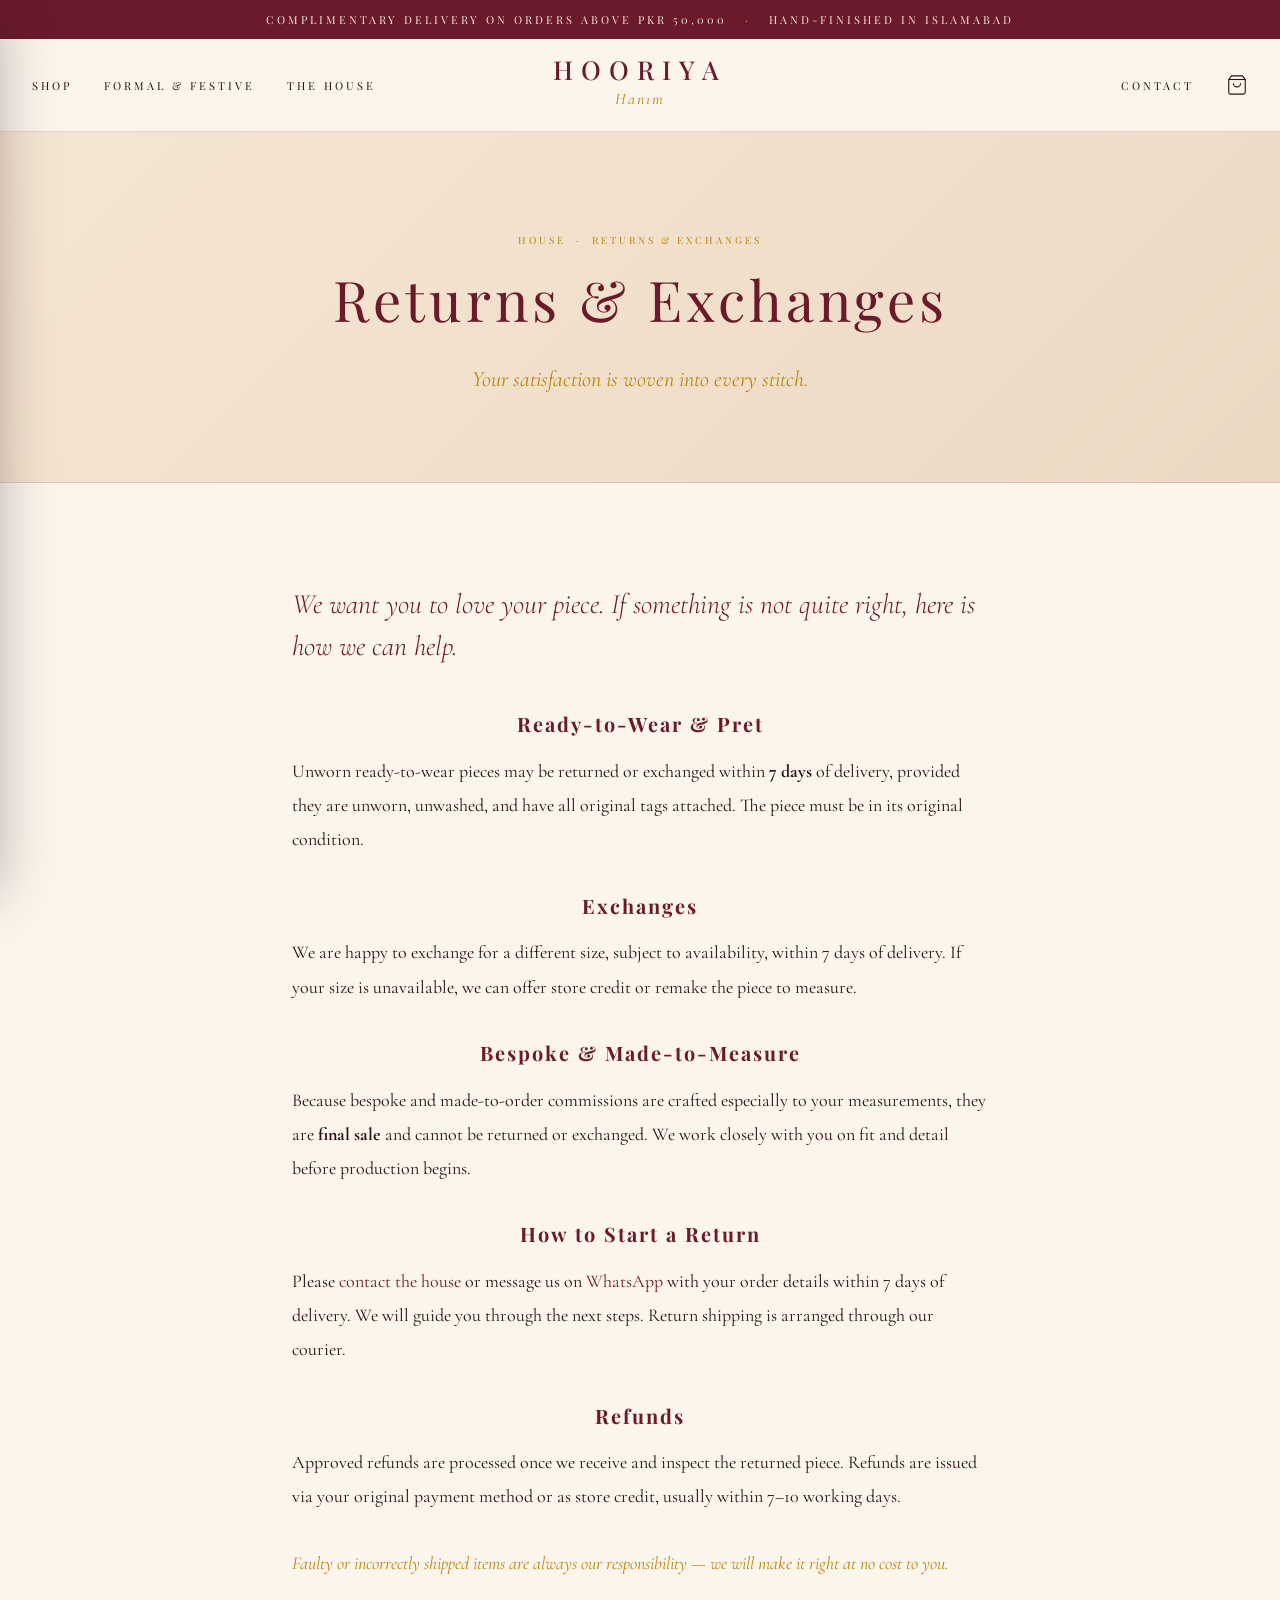
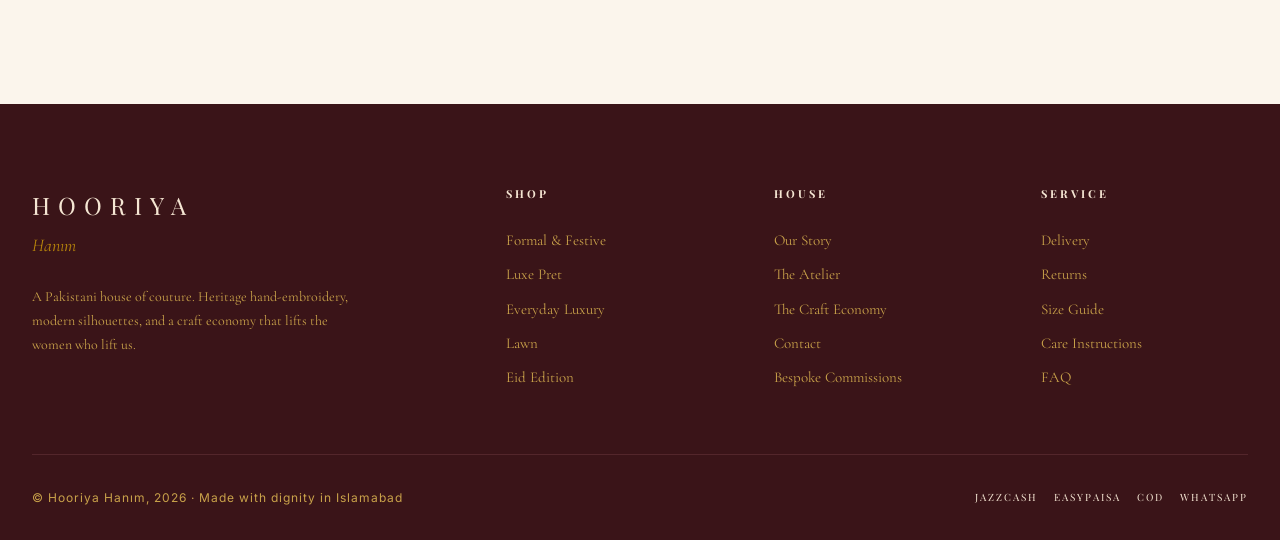
<file: returns.html>
<!DOCTYPE html>
<html lang="en">
<head>
<meta charset="UTF-8">
<meta name="viewport" content="width=device-width, initial-scale=1.0">
<title>Returns &amp; Exchanges · Hooriya Hanım</title>
<meta name="description" content="Returns and exchange policy for Hooriya Hanım.">
<link rel="icon" type="image/svg+xml" href="assets/images/hooriya-hanim-favicon.svg">
<link rel="stylesheet" href="assets/css/styles.css">
</head>
<body data-page="returns">

<div class="announce">
  Complimentary delivery on orders above PKR 50,000 <span>·</span> Hand-finished in Islamabad
</div>

<header class="site-header">
  <nav class="nav-bar">
    <div class="nav-left">
      <a href="shop.html" class="nav-link">Shop</a>
      <a href="shop.html#formal" class="nav-link">Formal &amp; Festive</a>
      <a href="about.html" class="nav-link">The House</a>
    </div>
    <a href="index.html" class="brand-logo">
      <span class="word">HOORIYA</span>
      <span class="sub">Hanım</span>
    </a>
    <div class="nav-right">
      <a href="contact.html" class="nav-link">Contact</a>
      <a href="cart.html" class="nav-link" style="position:relative;" aria-label="Cart">
        <svg class="nav-icon" viewBox="0 0 24 24" fill="none" stroke="currentColor" stroke-width="1.2"><path d="M6 2 3 6v14a2 2 0 0 0 2 2h14a2 2 0 0 0 2-2V6l-3-4Z"/><path d="M3 6h18"/><path d="M16 10a4 4 0 0 1-8 0"/></svg>
        <span class="cart-count">0</span>
      </a>
    </div>
  </nav>
</header>

<section class="page-hero">
  <div class="breadcrumb"><a href="index.html">House</a><span>·</span>Returns &amp; Exchanges</div>
  <h1>Returns &amp; Exchanges</h1>
  <p class="sub">Your satisfaction is woven into every stitch.</p>
</section>

<div class="story-prose">
  <p class="lede">We want you to love your piece. If something is not quite right, here is how we can help.</p>

  <h3 style="font-family: var(--font-display); color: var(--burgundy); letter-spacing: 2px; margin: 32px 0 12px;">Ready-to-Wear &amp; Pret</h3>
  <p>Unworn ready-to-wear pieces may be returned or exchanged within <strong>7 days</strong> of delivery, provided they are unworn, unwashed, and have all original tags attached. The piece must be in its original condition.</p>

  <h3 style="font-family: var(--font-display); color: var(--burgundy); letter-spacing: 2px; margin: 32px 0 12px;">Exchanges</h3>
  <p>We are happy to exchange for a different size, subject to availability, within 7 days of delivery. If your size is unavailable, we can offer store credit or remake the piece to measure.</p>

  <h3 style="font-family: var(--font-display); color: var(--burgundy); letter-spacing: 2px; margin: 32px 0 12px;">Bespoke &amp; Made-to-Measure</h3>
  <p>Because bespoke and made-to-order commissions are crafted especially to your measurements, they are <strong>final sale</strong> and cannot be returned or exchanged. We work closely with you on fit and detail before production begins.</p>

  <h3 style="font-family: var(--font-display); color: var(--burgundy); letter-spacing: 2px; margin: 32px 0 12px;">How to Start a Return</h3>
  <p>Please <a href="contact.html">contact the house</a> or message us on <a href="https://wa.me/923338213515" target="_blank" rel="noopener">WhatsApp</a> with your order details within 7 days of delivery. We will guide you through the next steps. Return shipping is arranged through our courier.</p>

  <h3 style="font-family: var(--font-display); color: var(--burgundy); letter-spacing: 2px; margin: 32px 0 12px;">Refunds</h3>
  <p>Approved refunds are processed once we receive and inspect the returned piece. Refunds are issued via your original payment method or as store credit, usually within 7–10 working days.</p>

  <p style="font-family: var(--font-editorial); font-style: italic; color: var(--rose-gold); margin-top: 32px;">Faulty or incorrectly shipped items are always our responsibility — we will make it right at no cost to you.</p>
</div>

<footer class="site-footer">
  <div class="footer-inner">
    <div class="footer-brand">
      <span class="word">HOORIYA</span>
      <span class="sub">Hanım</span>
      <p>A Pakistani house of couture. Heritage hand-embroidery, modern silhouettes, and a craft economy that lifts the women who lift us.</p>
    </div>
    <div class="footer-col">
      <h4>Shop</h4>
      <a href="shop.html?cat=Formal">Formal &amp; Festive</a>
      <a href="shop.html?cat=Luxury Pret">Luxe Pret</a>
      <a href="shop.html?cat=Everyday">Everyday Luxury</a>
      <a href="shop.html?cat=Lawn">Lawn</a>
      <a href="shop.html?cat=Eid">Eid Edition</a>
    </div>
    <div class="footer-col">
      <h4>House</h4>
      <a href="about.html">Our Story</a>
      <a href="about.html#artisans">The Atelier</a>
      <a href="about.html#mission">The Craft Economy</a>
      <a href="contact.html">Contact</a>
      <a href="contact.html#appointment">Bespoke Commissions</a>
    </div>
    <div class="footer-col">
      <h4>Service</h4>
      <a href="delivery.html">Delivery</a>
      <a href="returns.html">Returns</a>
      <a href="size-guide.html">Size Guide</a>
      <a href="care.html">Care Instructions</a>
      <a href="faq.html">FAQ</a>
    </div>
  </div>
  <div class="footer-bar">
    <div>© Hooriya Hanım, 2026 · Made with dignity in Islamabad</div>
    <div class="pay-icons">
      <span>JAZZCASH</span><span>EASYPAISA</span><span>COD</span><span>WHATSAPP</span>
    </div>
  </div>
</footer>

<script src="assets/js/main.js"></script>
</body>
</html>
</file>
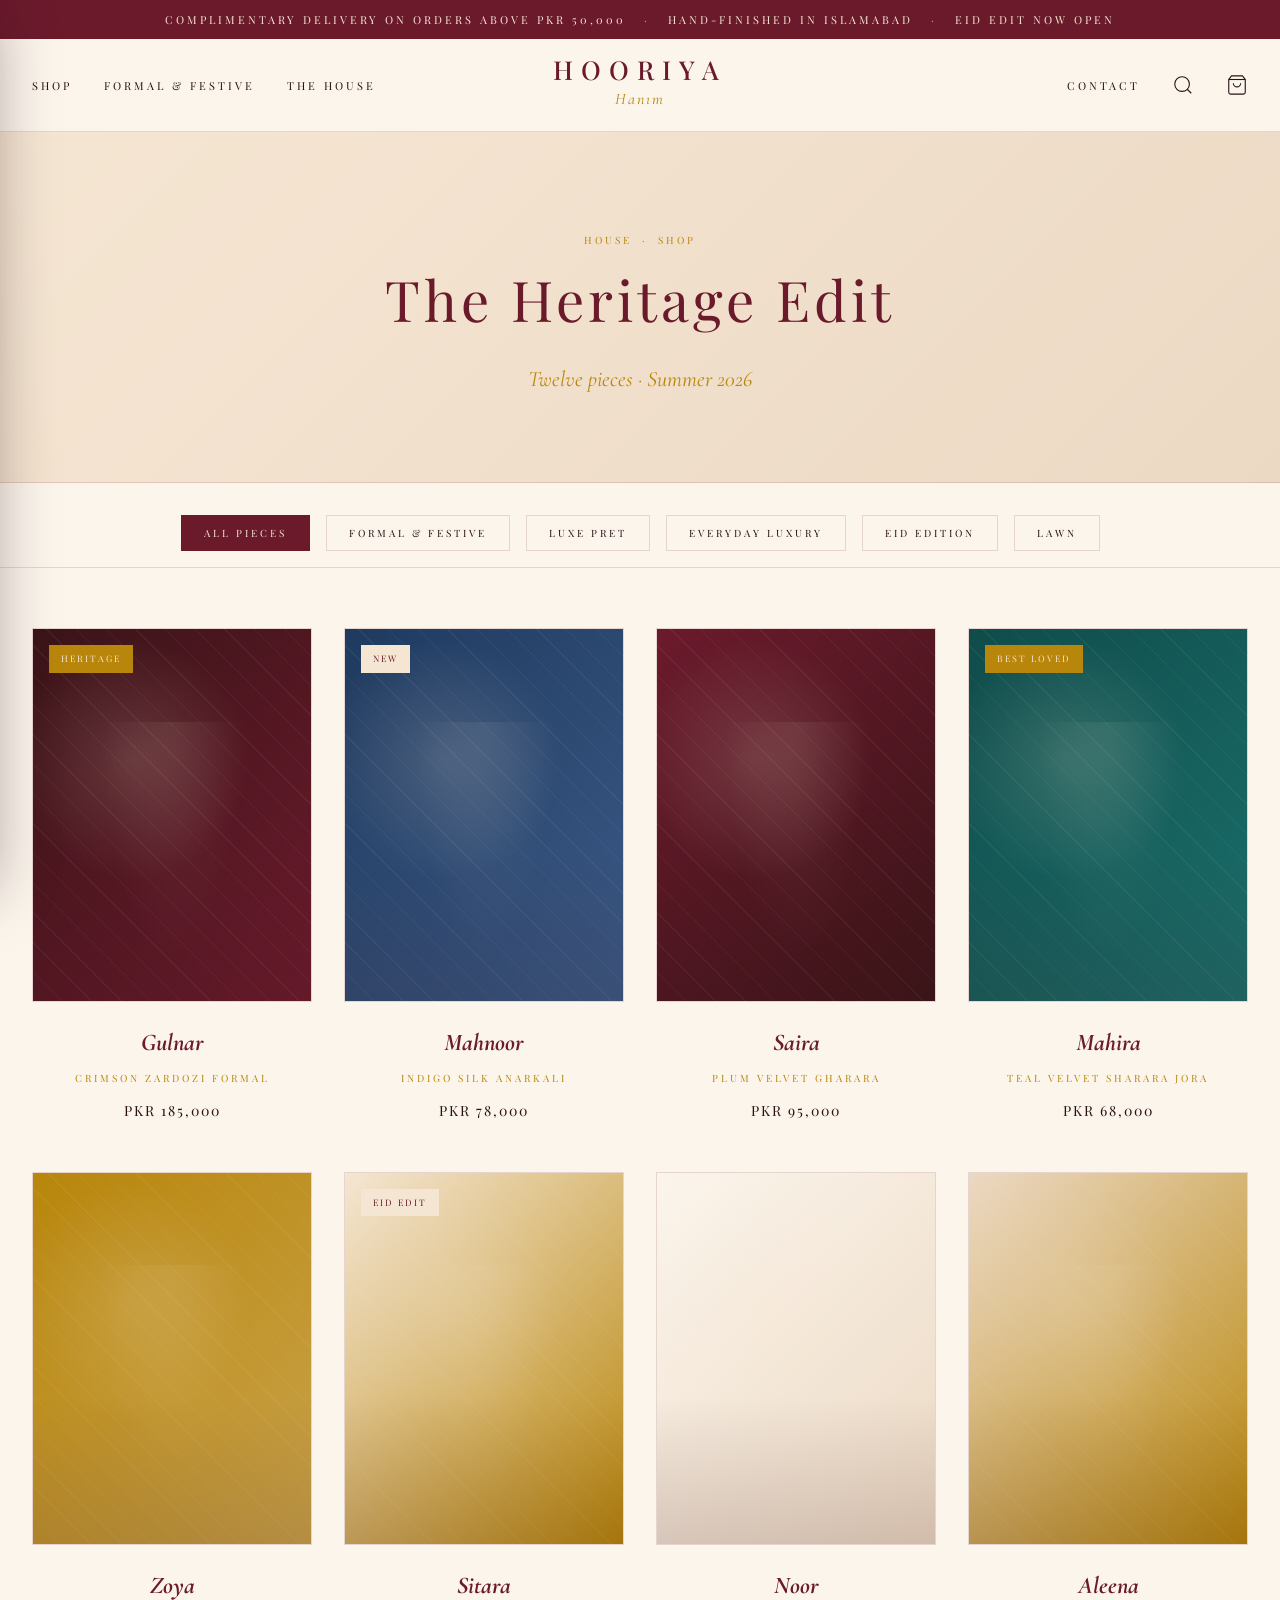
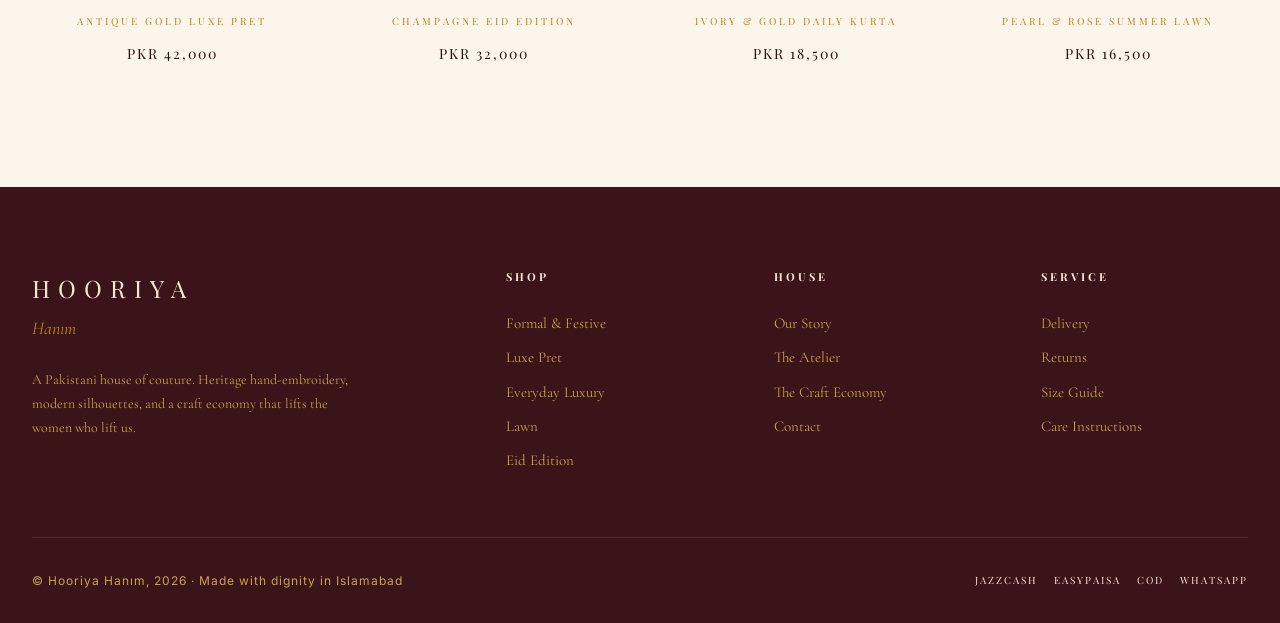
<file: shop.html>
<!DOCTYPE html>
<html lang="en">
<head>
<meta charset="UTF-8">
<meta name="viewport" content="width=device-width, initial-scale=1.0">
<title>Shop · Hooriya Hanım — The Heritage Edit</title>
<link rel="icon" type="image/svg+xml" href="assets/images/hooriya-hanim-favicon.svg">
<link rel="stylesheet" href="assets/css/styles.css">
</head>
<body data-page="shop">

<div class="announce">
  Complimentary delivery on orders above PKR 50,000 <span>·</span> Hand-finished in Islamabad <span>·</span> Eid edit now open
</div>

<header class="site-header">
  <nav class="nav-bar">
    <div class="nav-left">
      <a href="shop.html" class="nav-link">Shop</a>
      <a href="shop.html#formal" class="nav-link">Formal &amp; Festive</a>
      <a href="about.html" class="nav-link">The House</a>
    </div>
    <a href="index.html" class="brand-logo">
      <span class="word">HOORIYA</span>
      <span class="sub">Hanım</span>
    </a>
    <div class="nav-right">
      <a href="contact.html" class="nav-link">Contact</a>
      <a href="shop.html" class="nav-link" aria-label="Search">
        <svg class="nav-icon" viewBox="0 0 24 24" fill="none" stroke="currentColor" stroke-width="1.2"><circle cx="11" cy="11" r="8"/><path d="m21 21-4.35-4.35"/></svg>
      </a>
      <a href="cart.html" class="nav-link" style="position:relative;" aria-label="Cart">
        <svg class="nav-icon" viewBox="0 0 24 24" fill="none" stroke="currentColor" stroke-width="1.2"><path d="M6 2 3 6v14a2 2 0 0 0 2 2h14a2 2 0 0 0 2-2V6l-3-4Z"/><path d="M3 6h18"/><path d="M16 10a4 4 0 0 1-8 0"/></svg>
        <span class="cart-count">0</span>
      </a>
    </div>
  </nav>
</header>

<section class="page-hero">
  <div class="breadcrumb"><a href="index.html">House</a><span>·</span>Shop</div>
  <h1>The Heritage Edit</h1>
  <p class="sub">Twelve pieces · Summer 2026</p>
</section>

<div class="filter-bar">
  <button class="filter-chip active" data-filter="all">All Pieces</button>
  <button class="filter-chip" data-filter="Formal">Formal &amp; Festive</button>
  <button class="filter-chip" data-filter="Luxury Pret">Luxe Pret</button>
  <button class="filter-chip" data-filter="Everyday">Everyday Luxury</button>
  <button class="filter-chip" data-filter="Eid">Eid Edition</button>
  <button class="filter-chip" data-filter="Lawn">Lawn</button>
</div>

<section class="section" style="padding-top: 0;">
  <div class="product-grid">

    <a href="product.html?id=gulnar-formal-003" class="product-card" data-category="Formal">
      <div class="product-img">
        <span class="product-img-tag rose">Heritage</span>
        <div class="fabric-tile fabric-3"></div>
      </div>
      <h3 class="product-name">Gulnar</h3>
      <div class="product-meta">Crimson Zardozi Formal</div>
      <div class="product-price">PKR 185,000</div>
    </a>

    <a href="product.html?id=mahnoor-festive-002" class="product-card" data-category="Formal">
      <div class="product-img">
        <span class="product-img-tag">New</span>
        <div class="fabric-tile fabric-1"></div>
      </div>
      <h3 class="product-name">Mahnoor</h3>
      <div class="product-meta">Indigo Silk Anarkali</div>
      <div class="product-price">PKR 78,000</div>
    </a>

    <a href="product.html?id=saira-formal-006" class="product-card" data-category="Formal">
      <div class="product-img">
        <div class="fabric-tile fabric-6"></div>
      </div>
      <h3 class="product-name">Saira</h3>
      <div class="product-meta">Plum Velvet Gharara</div>
      <div class="product-price">PKR 95,000</div>
    </a>

    <a href="product.html?id=mahira-formal-008" class="product-card" data-category="Formal">
      <div class="product-img">
        <span class="product-img-tag rose">Best Loved</span>
        <div class="fabric-tile fabric-7"></div>
      </div>
      <h3 class="product-name">Mahira</h3>
      <div class="product-meta">Teal Velvet Sharara Jora</div>
      <div class="product-price">PKR 68,000</div>
    </a>

    <a href="product.html?id=zoya-pret-004" class="product-card" data-category="Luxury Pret">
      <div class="product-img">
        <div class="fabric-tile fabric-4"></div>
      </div>
      <h3 class="product-name">Zoya</h3>
      <div class="product-meta">Antique Gold Luxe Pret</div>
      <div class="product-price">PKR 42,000</div>
    </a>

    <a href="product.html?id=sitara-eid-005" class="product-card" data-category="Eid">
      <div class="product-img">
        <span class="product-img-tag">Eid Edit</span>
        <div class="fabric-tile fabric-8"></div>
      </div>
      <h3 class="product-name">Sitara</h3>
      <div class="product-meta">Champagne Eid Edition</div>
      <div class="product-price">PKR 32,000</div>
    </a>

    <a href="product.html?id=noor-everyday-001" class="product-card" data-category="Everyday">
      <div class="product-img">
        <div class="fabric-tile fabric-2"></div>
      </div>
      <h3 class="product-name">Noor</h3>
      <div class="product-meta">Ivory &amp; Gold Daily Kurta</div>
      <div class="product-price">PKR 18,500</div>
    </a>

    <a href="product.html?id=aleena-lawn-007" class="product-card" data-category="Lawn">
      <div class="product-img">
        <div class="fabric-tile fabric-5"></div>
      </div>
      <h3 class="product-name">Aleena</h3>
      <div class="product-meta">Pearl &amp; Rose Summer Lawn</div>
      <div class="product-price">PKR 16,500</div>
    </a>

  </div>
</section>

<footer class="site-footer">
  <div class="footer-inner">
    <div class="footer-brand">
      <span class="word">HOORIYA</span>
      <span class="sub">Hanım</span>
      <p>A Pakistani house of couture. Heritage hand-embroidery, modern silhouettes, and a craft economy that lifts the women who lift us.</p>
    </div>
    <div class="footer-col">
      <h4>Shop</h4>
      <a href="shop.html">Formal &amp; Festive</a>
      <a href="shop.html">Luxe Pret</a>
      <a href="shop.html">Everyday Luxury</a>
      <a href="shop.html">Lawn</a>
      <a href="shop.html">Eid Edition</a>
    </div>
    <div class="footer-col">
      <h4>House</h4>
      <a href="about.html">Our Story</a>
      <a href="about.html">The Atelier</a>
      <a href="about.html">The Craft Economy</a>
      <a href="contact.html">Contact</a>
    </div>
    <div class="footer-col">
      <h4>Service</h4>
      <a href="delivery.html">Delivery</a>
      <a href="returns.html">Returns</a>
      <a href="size-guide.html">Size Guide</a>
      <a href="care.html">Care Instructions</a>
    </div>
  </div>
  <div class="footer-bar">
    <div>© Hooriya Hanım, 2026 · Made with dignity in Islamabad</div>
    <div class="pay-icons">
      <span>JAZZCASH</span><span>EASYPAISA</span><span>COD</span><span>WHATSAPP</span>
    </div>
  </div>
</footer>

<script src="assets/js/main.js"></script>
</body>
</html>
</file>
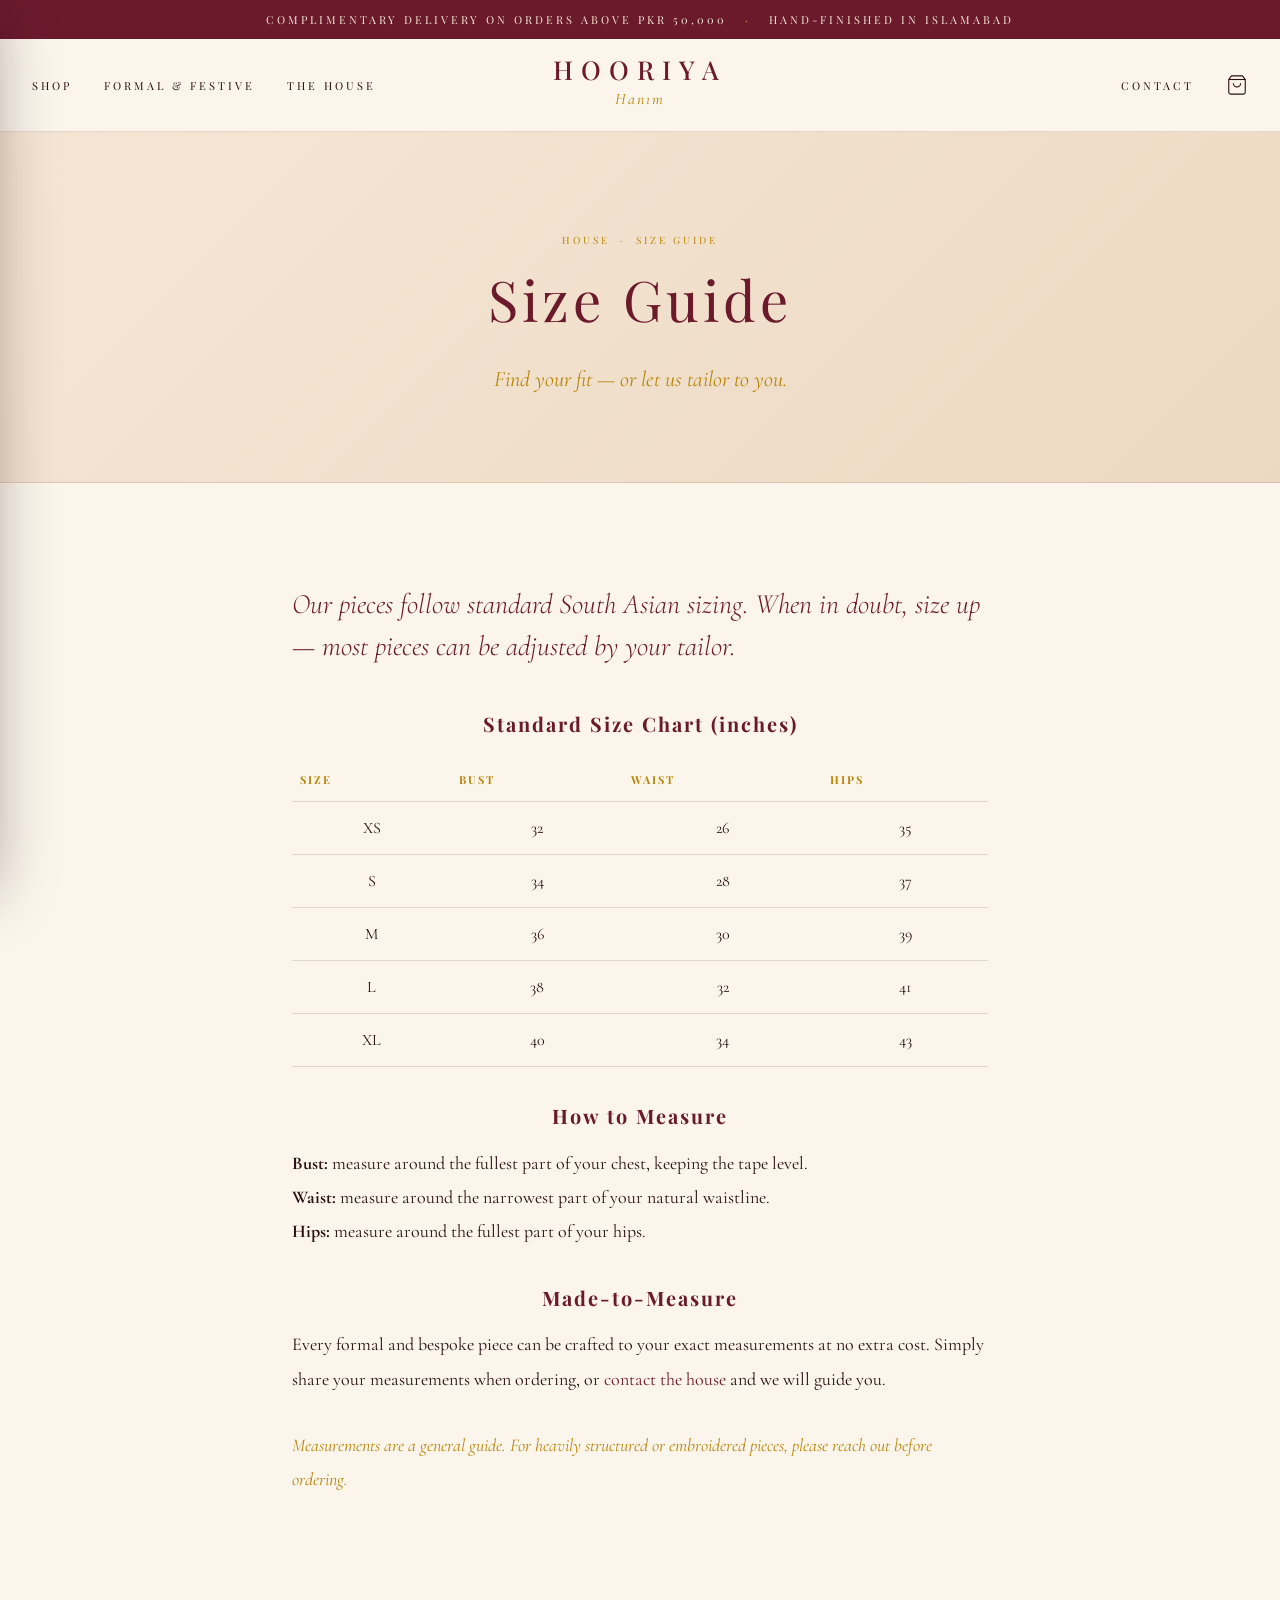
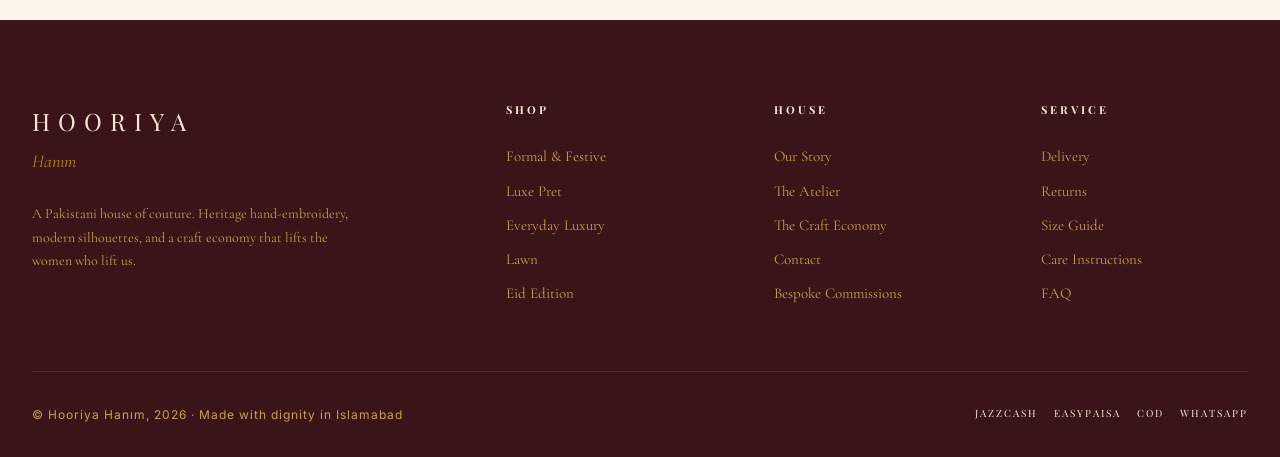
<file: size-guide.html>
<!DOCTYPE html>
<html lang="en">
<head>
<meta charset="UTF-8">
<meta name="viewport" content="width=device-width, initial-scale=1.0">
<title>Size Guide · Hooriya Hanım</title>
<meta name="description" content="Size guide and measurements for Hooriya Hanım.">
<link rel="icon" type="image/svg+xml" href="assets/images/hooriya-hanim-favicon.svg">
<link rel="stylesheet" href="assets/css/styles.css">
</head>
<body data-page="size-guide">

<div class="announce">
  Complimentary delivery on orders above PKR 50,000 <span>·</span> Hand-finished in Islamabad
</div>

<header class="site-header">
  <nav class="nav-bar">
    <div class="nav-left">
      <a href="shop.html" class="nav-link">Shop</a>
      <a href="shop.html#formal" class="nav-link">Formal &amp; Festive</a>
      <a href="about.html" class="nav-link">The House</a>
    </div>
    <a href="index.html" class="brand-logo">
      <span class="word">HOORIYA</span>
      <span class="sub">Hanım</span>
    </a>
    <div class="nav-right">
      <a href="contact.html" class="nav-link">Contact</a>
      <a href="cart.html" class="nav-link" style="position:relative;" aria-label="Cart">
        <svg class="nav-icon" viewBox="0 0 24 24" fill="none" stroke="currentColor" stroke-width="1.2"><path d="M6 2 3 6v14a2 2 0 0 0 2 2h14a2 2 0 0 0 2-2V6l-3-4Z"/><path d="M3 6h18"/><path d="M16 10a4 4 0 0 1-8 0"/></svg>
        <span class="cart-count">0</span>
      </a>
    </div>
  </nav>
</header>

<section class="page-hero">
  <div class="breadcrumb"><a href="index.html">House</a><span>·</span>Size Guide</div>
  <h1>Size Guide</h1>
  <p class="sub">Find your fit — or let us tailor to you.</p>
</section>

<div class="story-prose">
  <p class="lede">Our pieces follow standard South Asian sizing. When in doubt, size up — most pieces can be adjusted by your tailor.</p>

  <h3 style="font-family: var(--font-display); color: var(--burgundy); letter-spacing: 2px; margin: 32px 0 12px;">Standard Size Chart (inches)</h3>
  <table style="width:100%; border-collapse:collapse; margin:16px 0; font-family:var(--font-editorial); font-size:16px;">
    <thead>
      <tr style="border-bottom:0.5px solid var(--line); text-align:left;">
        <th style="padding:12px 8px; font-family:var(--font-display); font-size:11px; letter-spacing:2px; color:var(--rose-gold); text-transform:uppercase;">Size</th>
        <th style="padding:12px 8px; font-family:var(--font-display); font-size:11px; letter-spacing:2px; color:var(--rose-gold); text-transform:uppercase;">Bust</th>
        <th style="padding:12px 8px; font-family:var(--font-display); font-size:11px; letter-spacing:2px; color:var(--rose-gold); text-transform:uppercase;">Waist</th>
        <th style="padding:12px 8px; font-family:var(--font-display); font-size:11px; letter-spacing:2px; color:var(--rose-gold); text-transform:uppercase;">Hips</th>
      </tr>
    </thead>
    <tbody>
      <tr style="border-bottom:0.5px solid var(--line);"><td style="padding:12px 8px;">XS</td><td style="padding:12px 8px;">32</td><td style="padding:12px 8px;">26</td><td style="padding:12px 8px;">35</td></tr>
      <tr style="border-bottom:0.5px solid var(--line);"><td style="padding:12px 8px;">S</td><td style="padding:12px 8px;">34</td><td style="padding:12px 8px;">28</td><td style="padding:12px 8px;">37</td></tr>
      <tr style="border-bottom:0.5px solid var(--line);"><td style="padding:12px 8px;">M</td><td style="padding:12px 8px;">36</td><td style="padding:12px 8px;">30</td><td style="padding:12px 8px;">39</td></tr>
      <tr style="border-bottom:0.5px solid var(--line);"><td style="padding:12px 8px;">L</td><td style="padding:12px 8px;">38</td><td style="padding:12px 8px;">32</td><td style="padding:12px 8px;">41</td></tr>
      <tr style="border-bottom:0.5px solid var(--line);"><td style="padding:12px 8px;">XL</td><td style="padding:12px 8px;">40</td><td style="padding:12px 8px;">34</td><td style="padding:12px 8px;">43</td></tr>
    </tbody>
  </table>

  <h3 style="font-family: var(--font-display); color: var(--burgundy); letter-spacing: 2px; margin: 32px 0 12px;">How to Measure</h3>
  <p><strong>Bust:</strong> measure around the fullest part of your chest, keeping the tape level.<br>
  <strong>Waist:</strong> measure around the narrowest part of your natural waistline.<br>
  <strong>Hips:</strong> measure around the fullest part of your hips.</p>

  <h3 style="font-family: var(--font-display); color: var(--burgundy); letter-spacing: 2px; margin: 32px 0 12px;">Made-to-Measure</h3>
  <p>Every formal and bespoke piece can be crafted to your exact measurements at no extra cost. Simply share your measurements when ordering, or <a href="contact.html">contact the house</a> and we will guide you.</p>

  <p style="font-family: var(--font-editorial); font-style: italic; color: var(--rose-gold); margin-top: 32px;">Measurements are a general guide. For heavily structured or embroidered pieces, please reach out before ordering.</p>
</div>

<footer class="site-footer">
  <div class="footer-inner">
    <div class="footer-brand">
      <span class="word">HOORIYA</span>
      <span class="sub">Hanım</span>
      <p>A Pakistani house of couture. Heritage hand-embroidery, modern silhouettes, and a craft economy that lifts the women who lift us.</p>
    </div>
    <div class="footer-col">
      <h4>Shop</h4>
      <a href="shop.html?cat=Formal">Formal &amp; Festive</a>
      <a href="shop.html?cat=Luxury Pret">Luxe Pret</a>
      <a href="shop.html?cat=Everyday">Everyday Luxury</a>
      <a href="shop.html?cat=Lawn">Lawn</a>
      <a href="shop.html?cat=Eid">Eid Edition</a>
    </div>
    <div class="footer-col">
      <h4>House</h4>
      <a href="about.html">Our Story</a>
      <a href="about.html#artisans">The Atelier</a>
      <a href="about.html#mission">The Craft Economy</a>
      <a href="contact.html">Contact</a>
      <a href="contact.html#appointment">Bespoke Commissions</a>
    </div>
    <div class="footer-col">
      <h4>Service</h4>
      <a href="delivery.html">Delivery</a>
      <a href="returns.html">Returns</a>
      <a href="size-guide.html">Size Guide</a>
      <a href="care.html">Care Instructions</a>
      <a href="faq.html">FAQ</a>
    </div>
  </div>
  <div class="footer-bar">
    <div>© Hooriya Hanım, 2026 · Made with dignity in Islamabad</div>
    <div class="pay-icons">
      <span>JAZZCASH</span><span>EASYPAISA</span><span>COD</span><span>WHATSAPP</span>
    </div>
  </div>
</footer>

<script src="assets/js/main.js"></script>
</body>
</html>
</file>
<file: assets/css/styles.css>
/* ===============================================
   HOORIYA HANIM — A Pakistani House of Couture
   Master Stylesheet
   Palette: subcontinental heritage — crimson, zardozi gold,
   ajrak indigo, terracotta, ivory.
   =============================================== */

@import url('https://fonts.googleapis.com/css2?family=Playfair+Display:ital,wght@0,400;0,500;0,600;1,400;1,500&family=Cormorant+Garamond:ital,wght@0,300;0,400;0,500;1,300;1,400;1,500&family=Inter:wght@300;400;500;600&family=Noto+Nastaliq+Urdu:wght@400;500&display=swap');

:root {
  /* Crimson — gota/dabka anchor, Punjabi shaadi colour */
  --burgundy: #6B1A2C;
  --burgundy-dark: #4D0E1F;
  --plum: #3A1418;

  /* Zardozi antique gold — the thread of the subcontinent.
     Kept under the name --rose-gold for backward-compatibility
     across the codebase. */
  --rose-gold: #B8860B;        /* antique gold */
  --rose-gold-soft: #C9A24A;   /* soft kundan gold */

  /* Ajrak indigo — Sindhi block-print heritage */
  --indigo: #1F3A5F;
  --indigo-soft: #3B5A87;

  /* Terracotta — Mughal sandstone (Lahore Fort, Wazir Khan) */
  --terracotta: #B85C38;

  /* Neutrals — ivory, kacha-pearl, ink */
  --champagne: #F5E6D3;
  --champagne-light: #FBF5EC;
  --pearl: #ECD9C4;
  --ink: #2A1014;

  --line: rgba(107, 26, 44, 0.15);
  --line-soft: rgba(184, 134, 11, 0.25);
  --shadow-soft: 0 30px 80px -40px rgba(58, 20, 24, 0.25);
  --shadow-hover: 0 40px 100px -30px rgba(58, 20, 24, 0.35);

  --font-display: 'Playfair Display', 'Didot', 'Bodoni 72', Georgia, serif;
  --font-editorial: 'Cormorant Garamond', Georgia, serif;
  --font-ui: 'Inter', -apple-system, BlinkMacSystemFont, sans-serif;
  --font-urdu: 'Noto Nastaliq Urdu', 'Jameel Noori Nastaleeq', serif;

  --container: 1320px;
  --container-narrow: 1080px;
}

* { box-sizing: border-box; margin: 0; padding: 0; }

html { scroll-behavior: smooth; -webkit-font-smoothing: antialiased; -moz-osx-font-smoothing: grayscale; }

body {
  background: var(--champagne-light);
  color: var(--ink);
  font-family: var(--font-editorial);
  font-size: 17px;
  line-height: 1.75;
  font-weight: 400;
  overflow-x: hidden;
}

img, svg { max-width: 100%; height: auto; display: block; }

a { color: var(--burgundy); text-decoration: none; transition: color .3s ease, opacity .3s ease; }
a:hover { color: var(--rose-gold); }

/* ============ Announcement Bar ============ */
.announce {
  background: var(--burgundy);
  color: var(--champagne);
  font-family: var(--font-display);
  font-size: 11px;
  letter-spacing: 3px;
  text-align: center;
  padding: 10px 20px;
  text-transform: uppercase;
}
.announce span { margin: 0 12px; color: var(--rose-gold-soft); }

/* ============ Header / Nav ============ */
.site-header {
  background: var(--champagne-light);
  border-bottom: 0.5px solid var(--line);
  position: sticky;
  top: 0;
  z-index: 100;
  backdrop-filter: blur(12px);
  -webkit-backdrop-filter: blur(12px);
}
.nav-bar {
  max-width: var(--container);
  margin: 0 auto;
  padding: 18px 32px;
  display: grid;
  grid-template-columns: 1fr auto 1fr;
  align-items: center;
  gap: 24px;
}
.nav-left, .nav-right {
  display: flex;
  gap: 32px;
  align-items: center;
}
.nav-right { justify-content: flex-end; }
.nav-link {
  font-family: var(--font-display);
  font-size: 11px;
  letter-spacing: 3px;
  color: var(--ink);
  text-transform: uppercase;
  position: relative;
  padding: 8px 0;
}
.nav-link::after {
  content: '';
  position: absolute;
  left: 50%; bottom: 4px;
  width: 0; height: 0.5px;
  background: var(--rose-gold);
  transition: width .3s ease, left .3s ease;
}
.nav-link:hover { color: var(--burgundy); }
.nav-link:hover::after { width: 100%; left: 0; }

.brand-logo {
  text-align: center;
  text-decoration: none;
}
.brand-logo .word {
  font-family: var(--font-display);
  font-size: 26px;
  font-weight: 500;
  color: var(--burgundy);
  letter-spacing: 8px;
  line-height: 1;
  display: block;
}
.brand-logo .sub {
  font-family: var(--font-editorial);
  font-size: 16px;
  font-style: italic;
  color: var(--rose-gold);
  letter-spacing: 2px;
  margin-top: 2px;
  display: block;
}

.nav-icon {
  width: 22px; height: 22px;
  color: var(--ink);
  cursor: pointer;
  transition: color .3s ease;
  position: relative;
}
.nav-icon:hover { color: var(--burgundy); }
.cart-count {
  position: absolute;
  top: -6px; right: -10px;
  background: var(--burgundy);
  color: var(--champagne);
  font-family: var(--font-ui);
  font-size: 10px;
  font-weight: 500;
  min-width: 18px; height: 18px;
  border-radius: 9px;
  display: flex;
  align-items: center;
  justify-content: center;
  padding: 0 5px;
}

/* ============ Hero ============ */
.hero {
  position: relative;
  min-height: 88vh;
  background: linear-gradient(135deg, var(--champagne) 0%, var(--pearl) 100%);
  display: flex;
  align-items: center;
  overflow: hidden;
}
.hero-bg {
  position: absolute;
  inset: 0;
  background-image:
    radial-gradient(circle at 20% 30%, rgba(183, 110, 121, 0.18) 0%, transparent 50%),
    radial-gradient(circle at 80% 70%, rgba(107, 26, 44, 0.12) 0%, transparent 50%);
}
.hero-ornament {
  position: absolute;
  inset: 40px;
  border: 0.5px solid var(--rose-gold);
  pointer-events: none;
}
.hero-ornament::before, .hero-ornament::after {
  content: '★';
  position: absolute;
  font-family: var(--font-display);
  color: var(--rose-gold);
  font-size: 18px;
}
.hero-ornament::before { top: -10px; left: 50%; transform: translateX(-50%); background: var(--champagne-light); padding: 0 12px; }
.hero-ornament::after { bottom: -10px; left: 50%; transform: translateX(-50%); background: var(--champagne-light); padding: 0 12px; }

.hero-inner {
  max-width: var(--container);
  margin: 0 auto;
  padding: 80px 64px;
  width: 100%;
  position: relative;
  z-index: 2;
  display: grid;
  grid-template-columns: 1fr 1fr;
  gap: 80px;
  align-items: center;
}
.hero-eyebrow {
  font-family: var(--font-display);
  font-size: 12px;
  letter-spacing: 5px;
  color: var(--rose-gold);
  text-transform: uppercase;
  margin-bottom: 24px;
  display: flex;
  align-items: center;
  gap: 16px;
}
.hero-eyebrow::before { content: ''; width: 40px; height: 0.5px; background: var(--rose-gold); }
.hero-headline {
  font-family: var(--font-display);
  font-size: 76px;
  font-weight: 400;
  line-height: 1.05;
  color: var(--burgundy);
  letter-spacing: 2px;
  margin-bottom: 24px;
}
.hero-sub {
  font-family: var(--font-editorial);
  font-style: italic;
  font-size: 28px;
  line-height: 1.4;
  color: var(--burgundy);
  margin-bottom: 32px;
  font-weight: 300;
}
.hero-body {
  font-size: 18px;
  line-height: 1.8;
  color: var(--ink);
  margin-bottom: 40px;
  max-width: 480px;
}
.hero-cta { display: flex; gap: 20px; align-items: center; }

.hero-visual {
  position: relative;
  height: 580px;
}
.hero-fabric {
  position: absolute;
  inset: 0;
  background:
    linear-gradient(160deg, #4D0E1F 0%, #6B1A2C 55%, #B8860B 100%);
  border-radius: 4px;
  box-shadow: var(--shadow-soft);
  overflow: hidden;
}
.hero-fabric::before {
  content: '';
  position: absolute;
  inset: 0;
  background-image:
    repeating-linear-gradient(45deg, transparent 0, transparent 30px, rgba(245, 230, 211, 0.04) 30px, rgba(245, 230, 211, 0.04) 31px),
    radial-gradient(circle at 30% 40%, rgba(245, 230, 211, 0.12) 0%, transparent 35%),
    radial-gradient(circle at 70% 70%, rgba(245, 230, 211, 0.08) 0%, transparent 40%);
}
.hero-emblem-overlay {
  position: absolute;
  bottom: 32px; right: 32px;
  background: rgba(245, 230, 211, 0.95);
  padding: 24px 32px;
  border: 0.5px solid var(--rose-gold);
}
.hero-emblem-overlay .label {
  font-family: var(--font-display);
  font-size: 10px;
  letter-spacing: 4px;
  color: var(--rose-gold);
  margin-bottom: 4px;
}
.hero-emblem-overlay .title {
  font-family: var(--font-editorial);
  font-style: italic;
  font-size: 24px;
  color: var(--burgundy);
}
.hero-emblem-overlay .meta {
  font-family: var(--font-ui);
  font-size: 11px;
  letter-spacing: 1.5px;
  color: var(--rose-gold);
  margin-top: 8px;
  text-transform: uppercase;
}

/* ============ Buttons ============ */
.btn {
  display: inline-flex;
  align-items: center;
  justify-content: center;
  gap: 12px;
  padding: 16px 36px;
  font-family: var(--font-display);
  font-size: 11px;
  font-weight: 500;
  letter-spacing: 3px;
  text-transform: uppercase;
  cursor: pointer;
  transition: all .3s ease;
  border: none;
  text-decoration: none;
  white-space: nowrap;
}
.btn-primary {
  background: var(--burgundy);
  color: var(--champagne);
  border: 0.5px solid var(--burgundy);
}
.btn-primary:hover { background: var(--burgundy-dark); color: var(--champagne); transform: translateY(-2px); box-shadow: 0 8px 24px -8px rgba(58, 20, 24, 0.5); }

.btn-ghost {
  background: transparent;
  color: var(--burgundy);
  border: 0.5px solid var(--burgundy);
}
.btn-ghost:hover { background: var(--burgundy); color: var(--champagne); }

.btn-link {
  background: transparent;
  color: var(--burgundy);
  padding: 0;
  border-bottom: 0.5px solid var(--rose-gold);
  padding-bottom: 4px;
}

.btn-full { width: 100%; }
.btn-large { padding: 20px 48px; font-size: 12px; }

/* ============ Sections ============ */
.section {
  padding: 120px 32px;
  max-width: var(--container);
  margin: 0 auto;
}
.section-narrow {
  max-width: var(--container-narrow);
  margin: 0 auto;
}
.section-tight { padding: 80px 32px; }

.section-eyebrow {
  font-family: var(--font-display);
  font-size: 11px;
  letter-spacing: 5px;
  color: var(--rose-gold);
  text-transform: uppercase;
  text-align: center;
  margin-bottom: 20px;
  display: flex;
  align-items: center;
  justify-content: center;
  gap: 24px;
}
.section-eyebrow::before, .section-eyebrow::after {
  content: '';
  width: 60px;
  height: 0.5px;
  background: var(--rose-gold);
}
.section-title {
  font-family: var(--font-display);
  font-size: 48px;
  font-weight: 400;
  color: var(--burgundy);
  text-align: center;
  letter-spacing: 3px;
  line-height: 1.1;
  margin-bottom: 16px;
}
.section-sub {
  font-family: var(--font-editorial);
  font-style: italic;
  font-size: 22px;
  color: var(--rose-gold);
  text-align: center;
  font-weight: 300;
  margin-bottom: 60px;
}

/* ============ Product Grid ============ */
.product-grid {
  display: grid;
  grid-template-columns: repeat(auto-fit, minmax(280px, 1fr));
  gap: 48px 32px;
  max-width: var(--container);
  margin: 0 auto;
}
.product-card {
  background: transparent;
  text-decoration: none;
  display: block;
  position: relative;
  transition: transform .4s ease;
}
.product-card:hover { transform: translateY(-6px); }
.product-img {
  width: 100%;
  aspect-ratio: 3/4;
  position: relative;
  overflow: hidden;
  margin-bottom: 20px;
  border: 0.5px solid var(--line);
}
.product-img::after {
  content: '';
  position: absolute;
  inset: 0;
  background: linear-gradient(180deg, transparent 60%, rgba(58, 20, 24, 0.15) 100%);
}
.product-card:hover .product-img::after {
  background: linear-gradient(180deg, transparent 50%, rgba(58, 20, 24, 0.25) 100%);
}
.product-img-tag {
  position: absolute;
  top: 16px; left: 16px;
  background: var(--champagne);
  color: var(--burgundy);
  font-family: var(--font-display);
  font-size: 9px;
  letter-spacing: 2px;
  padding: 6px 12px;
  z-index: 2;
  text-transform: uppercase;
}
.product-img-tag.rose { background: var(--rose-gold); color: var(--champagne); }

.product-name {
  font-family: var(--font-editorial);
  font-style: italic;
  font-size: 24px;
  color: var(--burgundy);
  margin-bottom: 6px;
  text-align: center;
}
.product-meta {
  font-family: var(--font-display);
  font-size: 10px;
  letter-spacing: 3px;
  color: var(--rose-gold);
  text-align: center;
  text-transform: uppercase;
  margin-bottom: 12px;
}
.product-price {
  font-family: var(--font-display);
  font-size: 14px;
  letter-spacing: 2px;
  color: var(--ink);
  text-align: center;
}

/* Fabric tile backgrounds for product imagery —
   palette of the subcontinent: crimson, indigo, teal,
   antique gold, terracotta, ivory. */
.fabric-1 { background: linear-gradient(135deg, #1F3A5F 0%, #3B5A87 100%); }   /* Mahnoor — Indigo silk */
.fabric-2 { background: linear-gradient(135deg, #FBF5EC 0%, #ECD9C4 100%); }   /* Noor — Ivory daily */
.fabric-3 { background: linear-gradient(135deg, #3A1418 0%, #6B1A2C 100%); }   /* Gulnar — Crimson formal */
.fabric-4 { background: linear-gradient(135deg, #B8860B 0%, #C9A24A 100%); }   /* Zoya — Antique gold pret */
.fabric-5 { background: linear-gradient(135deg, #ECD9C4 0%, #B8860B 100%); }   /* Aleena — Pearl & gold lawn */
.fabric-6 { background: linear-gradient(135deg, #6B1A2C 0%, #3A1418 100%); }   /* Saira — Plum velvet */
.fabric-7 { background: linear-gradient(135deg, #0F4C4A 0%, #1B6F6C 100%); }   /* Mahira — Teal velvet */
.fabric-8 { background: linear-gradient(135deg, #F5E6D3 0%, #B8860B 100%); }   /* Sitara — Champagne Eid */

.fabric-tile {
  width: 100%; height: 100%;
  position: relative;
}
.fabric-tile::before {
  content: '';
  position: absolute;
  inset: 0;
  background-image:
    repeating-linear-gradient(45deg, transparent 0, transparent 20px, rgba(245, 230, 211, 0.06) 20px, rgba(245, 230, 211, 0.06) 21px),
    radial-gradient(circle at 35% 35%, rgba(245, 230, 211, 0.15) 0%, transparent 40%);
}
.fabric-tile::after {
  content: '';
  position: absolute;
  bottom: 0; left: 50%;
  transform: translateX(-50%);
  width: 60%; height: 75%;
  background: radial-gradient(ellipse at 50% 0%, rgba(245, 230, 211, 0.08) 0%, transparent 60%);
}
/* Stylized dress silhouette overlay */
.dress-overlay {
  position: absolute;
  inset: 0;
  display: flex;
  align-items: center;
  justify-content: center;
  opacity: 0.95;
}

/* ============ The Story / Editorial Section ============ */
.editorial-split {
  display: grid;
  grid-template-columns: 1fr 1fr;
  gap: 80px;
  align-items: center;
  max-width: var(--container);
  margin: 0 auto;
  padding: 120px 32px;
}
.editorial-image {
  position: relative;
  aspect-ratio: 4/5;
  background: linear-gradient(135deg, var(--burgundy) 0%, var(--rose-gold) 100%);
  overflow: hidden;
}
.editorial-image::before {
  content: '';
  position: absolute;
  inset: 24px;
  border: 0.5px solid rgba(245, 230, 211, 0.4);
}
.editorial-image .emblem {
  position: absolute;
  bottom: 32px; right: 32px;
  width: 80px;
}
.editorial-text .eyebrow {
  font-family: var(--font-display);
  font-size: 11px;
  letter-spacing: 5px;
  color: var(--rose-gold);
  text-transform: uppercase;
  margin-bottom: 24px;
  display: flex;
  align-items: center;
  gap: 16px;
}
.editorial-text .eyebrow::before { content: ''; width: 40px; height: 0.5px; background: var(--rose-gold); }
.editorial-text h2 {
  font-family: var(--font-display);
  font-size: 48px;
  font-weight: 400;
  color: var(--burgundy);
  line-height: 1.1;
  letter-spacing: 2px;
  margin-bottom: 24px;
}
.editorial-text .lede {
  font-family: var(--font-editorial);
  font-style: italic;
  font-size: 26px;
  line-height: 1.4;
  color: var(--rose-gold);
  margin-bottom: 28px;
  font-weight: 300;
}
.editorial-text p {
  font-size: 17px;
  line-height: 1.8;
  margin-bottom: 20px;
  color: var(--ink);
}

/* ============ Collection Banner ============ */
.banner {
  background: var(--burgundy);
  color: var(--champagne);
  text-align: center;
  padding: 100px 32px;
  position: relative;
}
.banner::before, .banner::after {
  content: '';
  position: absolute;
  left: 50%; transform: translateX(-50%);
  width: 200px; height: 0.5px;
  background: var(--rose-gold-soft);
}
.banner::before { top: 32px; }
.banner::after { bottom: 32px; }
.banner-eyebrow {
  font-family: var(--font-display);
  font-size: 11px;
  letter-spacing: 5px;
  color: var(--rose-gold-soft);
  text-transform: uppercase;
  margin-bottom: 20px;
}
.banner h2 {
  font-family: var(--font-editorial);
  font-style: italic;
  font-size: 56px;
  font-weight: 300;
  line-height: 1.1;
  color: var(--champagne);
  letter-spacing: 1px;
  margin-bottom: 24px;
  max-width: 700px;
  margin-left: auto; margin-right: auto;
}
.banner p {
  font-size: 18px;
  color: var(--rose-gold-soft);
  max-width: 540px;
  margin: 0 auto 36px;
  line-height: 1.7;
}
.banner .btn-primary { background: var(--champagne); color: var(--burgundy); border-color: var(--champagne); }
.banner .btn-primary:hover { background: var(--rose-gold); color: var(--champagne); }

/* ============ Values / 3-Col ============ */
.values-grid {
  display: grid;
  grid-template-columns: repeat(3, 1fr);
  gap: 60px;
  max-width: var(--container-narrow);
  margin: 0 auto;
}
.value-item { text-align: center; }
.value-item .num {
  font-family: var(--font-display);
  font-size: 14px;
  letter-spacing: 4px;
  color: var(--rose-gold);
  margin-bottom: 16px;
}
.value-item h3 {
  font-family: var(--font-display);
  font-size: 18px;
  font-weight: 500;
  color: var(--burgundy);
  letter-spacing: 3px;
  margin-bottom: 16px;
  text-transform: uppercase;
}
.value-item p {
  font-size: 16px;
  line-height: 1.7;
  color: var(--ink);
}
.value-divider {
  width: 30px;
  height: 0.5px;
  background: var(--rose-gold);
  margin: 0 auto 20px;
}

/* ============ Newsletter / Footer ============ */
.newsletter {
  background: var(--pearl);
  padding: 100px 32px;
  text-align: center;
}
.newsletter h2 {
  font-family: var(--font-display);
  font-size: 36px;
  color: var(--burgundy);
  letter-spacing: 3px;
  margin-bottom: 16px;
}
.newsletter p {
  font-family: var(--font-editorial);
  font-style: italic;
  font-size: 20px;
  color: var(--rose-gold);
  margin-bottom: 36px;
}
.newsletter-form {
  max-width: 500px;
  margin: 0 auto;
  display: flex;
  gap: 12px;
}
.newsletter-form input {
  flex: 1;
  padding: 16px 20px;
  font-family: var(--font-editorial);
  font-size: 16px;
  background: var(--champagne-light);
  border: 0.5px solid var(--rose-gold);
  color: var(--ink);
  outline: none;
}
.newsletter-form input:focus { border-color: var(--burgundy); }

.site-footer {
  background: var(--plum);
  color: var(--rose-gold-soft);
  padding: 80px 32px 32px;
}
.footer-inner {
  max-width: var(--container);
  margin: 0 auto;
  display: grid;
  grid-template-columns: 2fr 1fr 1fr 1fr;
  gap: 60px;
  margin-bottom: 60px;
}
.footer-brand .word {
  font-family: var(--font-display);
  font-size: 24px;
  color: var(--champagne);
  letter-spacing: 8px;
  display: block;
}
.footer-brand .sub {
  font-family: var(--font-editorial);
  font-style: italic;
  font-size: 18px;
  color: var(--rose-gold);
  margin: 4px 0 24px;
  display: block;
}
.footer-brand p {
  font-size: 14px;
  line-height: 1.7;
  color: var(--rose-gold-soft);
  max-width: 320px;
}
.footer-col h4 {
  font-family: var(--font-display);
  font-size: 11px;
  letter-spacing: 3px;
  color: var(--champagne);
  text-transform: uppercase;
  margin-bottom: 20px;
}
.footer-col a {
  display: block;
  font-family: var(--font-editorial);
  font-size: 15px;
  color: var(--rose-gold-soft);
  padding: 4px 0;
}
.footer-col a:hover { color: var(--champagne); }
.footer-bar {
  max-width: var(--container);
  margin: 0 auto;
  padding-top: 32px;
  border-top: 0.5px solid rgba(183, 110, 121, 0.2);
  display: flex;
  justify-content: space-between;
  align-items: center;
  font-family: var(--font-ui);
  font-size: 12px;
  color: var(--rose-gold-soft);
  letter-spacing: 1px;
}
.footer-bar .pay-icons {
  display: flex;
  gap: 16px;
  font-family: var(--font-display);
  letter-spacing: 2px;
}
.footer-bar .pay-icons span { color: var(--champagne); font-size: 10px; }

/* ============ Filter Bar (Shop Page) ============ */
.page-hero {
  background: linear-gradient(135deg, var(--champagne) 0%, var(--pearl) 100%);
  padding: 100px 32px 60px;
  text-align: center;
  border-bottom: 0.5px solid var(--line);
}
.page-hero h1 {
  font-family: var(--font-display);
  font-size: 56px;
  font-weight: 400;
  color: var(--burgundy);
  letter-spacing: 4px;
  margin-bottom: 12px;
}
.page-hero .sub {
  font-family: var(--font-editorial);
  font-style: italic;
  font-size: 22px;
  color: var(--rose-gold);
  margin-bottom: 24px;
}
.breadcrumb {
  font-family: var(--font-display);
  font-size: 10px;
  letter-spacing: 3px;
  color: var(--rose-gold);
  text-transform: uppercase;
}
.breadcrumb span { margin: 0 10px; color: var(--rose-gold); }
.breadcrumb a { color: var(--rose-gold); }
.breadcrumb a:hover { color: var(--burgundy); }

.filter-bar {
  max-width: var(--container);
  margin: 0 auto;
  padding: 32px 32px 16px;
  display: flex;
  gap: 16px;
  flex-wrap: wrap;
  justify-content: center;
  border-bottom: 0.5px solid var(--line);
  margin-bottom: 60px;
}
.filter-chip {
  font-family: var(--font-display);
  font-size: 10px;
  letter-spacing: 3px;
  color: var(--ink);
  padding: 10px 22px;
  border: 0.5px solid var(--line);
  cursor: pointer;
  transition: all .3s ease;
  background: transparent;
  text-transform: uppercase;
}
.filter-chip:hover { border-color: var(--rose-gold); color: var(--burgundy); }
.filter-chip.active { background: var(--burgundy); color: var(--champagne); border-color: var(--burgundy); }

/* ============ Product Detail ============ */
.product-detail {
  max-width: var(--container);
  margin: 0 auto;
  padding: 60px 32px;
  display: grid;
  grid-template-columns: 1.1fr 1fr;
  gap: 80px;
  align-items: start;
}
.product-detail-images {
  display: grid;
  grid-template-columns: 80px 1fr;
  gap: 16px;
}
.thumb-col { display: flex; flex-direction: column; gap: 12px; }
.thumb {
  width: 80px; height: 100px;
  border: 0.5px solid var(--line);
  cursor: pointer;
  overflow: hidden;
}
.thumb.active { border-color: var(--burgundy); border-width: 1px; }
.main-img {
  aspect-ratio: 3/4;
  width: 100%;
  border: 0.5px solid var(--line);
  overflow: hidden;
  position: relative;
}
.product-info h1 {
  font-family: var(--font-display);
  font-size: 36px;
  font-weight: 400;
  color: var(--burgundy);
  letter-spacing: 2px;
  margin-bottom: 12px;
}
.product-info .italic-name {
  font-family: var(--font-editorial);
  font-style: italic;
  font-size: 28px;
  color: var(--rose-gold);
  margin-bottom: 24px;
}
.product-info .price {
  font-family: var(--font-display);
  font-size: 24px;
  letter-spacing: 2px;
  color: var(--ink);
  margin-bottom: 32px;
}
.product-info .description {
  font-size: 17px;
  line-height: 1.9;
  color: var(--ink);
  margin-bottom: 32px;
  padding-bottom: 32px;
  border-bottom: 0.5px solid var(--line);
}
.product-info .description em { color: var(--rose-gold); font-style: italic; }

.option-block { margin-bottom: 28px; }
.option-block label {
  font-family: var(--font-display);
  font-size: 11px;
  letter-spacing: 3px;
  color: var(--burgundy);
  text-transform: uppercase;
  margin-bottom: 12px;
  display: block;
}
.size-options { display: flex; gap: 10px; flex-wrap: wrap; }
.size-btn {
  width: 50px; height: 50px;
  border: 0.5px solid var(--line);
  background: var(--champagne-light);
  font-family: var(--font-display);
  font-size: 12px;
  letter-spacing: 1px;
  cursor: pointer;
  transition: all .3s ease;
  color: var(--ink);
}
.size-btn:hover { border-color: var(--rose-gold); }
.size-btn.active { background: var(--burgundy); color: var(--champagne); border-color: var(--burgundy); }

.qty-row { display: flex; gap: 16px; align-items: center; margin-bottom: 32px; }
.qty-controls {
  display: flex;
  align-items: center;
  border: 0.5px solid var(--line);
}
.qty-controls button {
  width: 44px; height: 44px;
  background: transparent;
  border: none;
  font-size: 18px;
  color: var(--burgundy);
  cursor: pointer;
  font-family: var(--font-editorial);
}
.qty-controls input {
  width: 56px; height: 44px;
  text-align: center;
  border: none;
  border-left: 0.5px solid var(--line);
  border-right: 0.5px solid var(--line);
  font-family: var(--font-display);
  font-size: 14px;
  background: transparent;
  color: var(--ink);
  outline: none;
}

.detail-tabs { margin-top: 48px; border-top: 0.5px solid var(--line); padding-top: 24px; }
.tab-row {
  display: flex;
  gap: 32px;
  border-bottom: 0.5px solid var(--line);
  margin-bottom: 24px;
}
.tab {
  font-family: var(--font-display);
  font-size: 11px;
  letter-spacing: 3px;
  color: var(--ink);
  padding: 12px 0;
  cursor: pointer;
  border-bottom: 1.5px solid transparent;
  margin-bottom: -0.5px;
  text-transform: uppercase;
  background: transparent;
  border-left: none; border-right: none; border-top: none;
}
.tab.active { color: var(--burgundy); border-bottom-color: var(--burgundy); }

.artisan-card {
  background: var(--pearl);
  padding: 24px 28px;
  margin: 24px 0;
  border-left: 2px solid var(--rose-gold);
}
.artisan-card .label {
  font-family: var(--font-display);
  font-size: 10px;
  letter-spacing: 3px;
  color: var(--rose-gold);
  margin-bottom: 8px;
  text-transform: uppercase;
}
.artisan-card .name {
  font-family: var(--font-editorial);
  font-style: italic;
  font-size: 22px;
  color: var(--burgundy);
  margin-bottom: 4px;
}
.artisan-card .quote {
  font-size: 14px;
  line-height: 1.6;
  color: var(--ink);
  font-style: italic;
}

/* ============ Cart Page ============ */
.cart-table {
  width: 100%;
  border-collapse: collapse;
}
.cart-table thead th {
  font-family: var(--font-display);
  font-size: 11px;
  letter-spacing: 3px;
  color: var(--rose-gold);
  text-transform: uppercase;
  padding: 16px 12px;
  border-bottom: 0.5px solid var(--line);
  text-align: left;
}
.cart-table td {
  padding: 24px 12px;
  border-bottom: 0.5px solid var(--line);
  vertical-align: top;
  font-family: var(--font-editorial);
  font-size: 16px;
}
.cart-item-info { display: flex; gap: 20px; align-items: center; }
.cart-item-thumb {
  width: 90px; height: 110px;
  overflow: hidden;
  border: 0.5px solid var(--line);
}
.cart-item-name {
  font-family: var(--font-editorial);
  font-style: italic;
  font-size: 20px;
  color: var(--burgundy);
  margin-bottom: 4px;
}
.cart-item-meta {
  font-family: var(--font-display);
  font-size: 10px;
  letter-spacing: 2px;
  color: var(--rose-gold);
  text-transform: uppercase;
}
.remove-link {
  background: none; border: none;
  font-family: var(--font-editorial);
  font-style: italic;
  font-size: 14px;
  color: var(--rose-gold);
  cursor: pointer;
  padding: 0;
  text-decoration: underline;
  text-decoration-color: var(--line-soft);
}
.remove-link:hover { color: var(--burgundy); }

.cart-layout {
  display: grid;
  grid-template-columns: 1fr 380px;
  gap: 60px;
  align-items: start;
  max-width: var(--container);
  margin: 0 auto;
  padding: 60px 32px;
}
.order-summary {
  background: var(--pearl);
  padding: 32px;
  position: sticky; top: 100px;
}
.order-summary h3 {
  font-family: var(--font-display);
  font-size: 16px;
  letter-spacing: 4px;
  color: var(--burgundy);
  text-transform: uppercase;
  margin-bottom: 24px;
  padding-bottom: 16px;
  border-bottom: 0.5px solid var(--line);
  text-align: center;
}
.summary-row {
  display: flex;
  justify-content: space-between;
  padding: 10px 0;
  font-family: var(--font-editorial);
  font-size: 16px;
  color: var(--ink);
}
.summary-row.total {
  font-family: var(--font-display);
  font-size: 16px;
  letter-spacing: 2px;
  color: var(--burgundy);
  border-top: 0.5px solid var(--line);
  margin-top: 12px;
  padding-top: 20px;
  text-transform: uppercase;
}
.summary-row.total .amount { font-family: var(--font-display); font-size: 22px; }

/* ============ Checkout ============ */
.checkout-layout {
  display: grid;
  grid-template-columns: 1.2fr 0.8fr;
  gap: 60px;
  max-width: var(--container);
  margin: 0 auto;
  padding: 60px 32px;
  align-items: start;
}
.checkout-section {
  background: var(--champagne-light);
  border: 0.5px solid var(--line);
  padding: 32px;
  margin-bottom: 24px;
}
.checkout-section h3 {
  font-family: var(--font-display);
  font-size: 14px;
  letter-spacing: 3px;
  color: var(--burgundy);
  text-transform: uppercase;
  margin-bottom: 6px;
  display: flex;
  align-items: center;
  gap: 12px;
}
.checkout-section .step-num {
  display: inline-flex;
  align-items: center;
  justify-content: center;
  width: 28px; height: 28px;
  border: 0.5px solid var(--rose-gold);
  color: var(--rose-gold);
  font-family: var(--font-display);
  font-size: 12px;
  border-radius: 50%;
}
.checkout-section .hint {
  font-family: var(--font-editorial);
  font-style: italic;
  font-size: 15px;
  color: var(--rose-gold);
  margin-bottom: 24px;
}

.form-row { display: grid; grid-template-columns: 1fr 1fr; gap: 16px; margin-bottom: 16px; }
.form-row.full { grid-template-columns: 1fr; }
.form-group label {
  display: block;
  font-family: var(--font-display);
  font-size: 10px;
  letter-spacing: 2px;
  color: var(--rose-gold);
  text-transform: uppercase;
  margin-bottom: 8px;
}
.form-group input, .form-group select, .form-group textarea {
  width: 100%;
  padding: 14px 16px;
  font-family: var(--font-editorial);
  font-size: 16px;
  background: var(--champagne-light);
  border: 0.5px solid var(--line);
  color: var(--ink);
  outline: none;
  transition: border-color .3s ease;
}
.form-group input:focus, .form-group select:focus, .form-group textarea:focus { border-color: var(--burgundy); }

.payment-options { display: grid; gap: 12px; margin-top: 16px; }
.payment-option {
  display: flex;
  align-items: center;
  gap: 16px;
  padding: 20px 24px;
  border: 0.5px solid var(--line);
  cursor: pointer;
  transition: all .3s ease;
  background: var(--champagne-light);
}
.payment-option:hover { border-color: var(--rose-gold); }
.payment-option input[type="radio"] { accent-color: var(--burgundy); width: 18px; height: 18px; cursor: pointer; }
.payment-option-info { flex: 1; }
.payment-option-info .name {
  font-family: var(--font-display);
  font-size: 13px;
  letter-spacing: 2px;
  color: var(--burgundy);
  text-transform: uppercase;
  margin-bottom: 4px;
}
.payment-option-info .desc {
  font-family: var(--font-editorial);
  font-style: italic;
  font-size: 14px;
  color: var(--ink);
}
.payment-option .badge {
  font-family: var(--font-display);
  font-size: 9px;
  letter-spacing: 2px;
  color: var(--champagne);
  background: var(--rose-gold);
  padding: 4px 8px;
  text-transform: uppercase;
}
.payment-option.selected {
  border-color: var(--burgundy);
  background: var(--pearl);
  border-width: 1px;
}
.payment-detail {
  display: none;
  margin-top: 16px;
  padding-top: 16px;
  border-top: 0.5px solid var(--line);
  animation: fadeIn .3s ease;
}
.payment-option.selected .payment-detail { display: block; }

@keyframes fadeIn { from { opacity: 0; } to { opacity: 1; } }

.payment-method-icons {
  display: flex;
  gap: 8px;
  font-family: var(--font-display);
  font-size: 9px;
  letter-spacing: 1.5px;
  color: var(--rose-gold);
}
.payment-method-icons span {
  padding: 4px 8px;
  border: 0.5px solid var(--line);
}

/* ============ About Page Specific ============ */
.story-hero {
  position: relative;
  min-height: 70vh;
  background: linear-gradient(135deg, var(--burgundy) 0%, var(--plum) 100%);
  display: flex;
  align-items: center;
  justify-content: center;
  text-align: center;
  padding: 80px 32px;
  color: var(--champagne);
}
.story-hero::before {
  content: '';
  position: absolute;
  inset: 40px;
  border: 0.5px solid var(--rose-gold);
}
.story-hero .eyebrow {
  font-family: var(--font-display);
  font-size: 11px;
  letter-spacing: 5px;
  color: var(--rose-gold);
  text-transform: uppercase;
  margin-bottom: 24px;
}
.story-hero h1 {
  font-family: var(--font-display);
  font-size: 72px;
  font-weight: 400;
  letter-spacing: 3px;
  margin-bottom: 24px;
  color: var(--champagne);
}
.story-hero .sub {
  font-family: var(--font-editorial);
  font-style: italic;
  font-size: 28px;
  color: var(--rose-gold-soft);
  font-weight: 300;
  max-width: 700px;
  margin: 0 auto;
  line-height: 1.4;
}

.story-prose {
  max-width: 760px;
  margin: 0 auto;
  padding: 100px 32px;
  text-align: center;
}
.story-prose .lede {
  font-family: var(--font-editorial);
  font-style: italic;
  font-size: 28px;
  line-height: 1.5;
  color: var(--burgundy);
  margin-bottom: 40px;
  font-weight: 300;
}
.story-prose p {
  font-size: 18px;
  line-height: 1.9;
  color: var(--ink);
  margin-bottom: 24px;
  text-align: left;
}
.story-prose .pull-quote {
  font-family: var(--font-editorial);
  font-style: italic;
  font-size: 32px;
  line-height: 1.4;
  color: var(--rose-gold);
  text-align: center;
  margin: 48px 0;
  padding: 24px 0;
  border-top: 0.5px solid var(--rose-gold);
  border-bottom: 0.5px solid var(--rose-gold);
}

.artisan-grid {
  display: grid;
  grid-template-columns: repeat(3, 1fr);
  gap: 40px;
  max-width: var(--container);
  margin: 0 auto;
  padding: 60px 32px;
}
.artisan-tile {
  text-align: center;
}
.artisan-tile .portrait {
  width: 100%;
  aspect-ratio: 4/5;
  margin-bottom: 20px;
  background: linear-gradient(135deg, var(--rose-gold) 0%, var(--burgundy) 100%);
  position: relative;
}
.artisan-tile .portrait::after {
  content: '';
  position: absolute;
  inset: 12px;
  border: 0.5px solid var(--champagne);
  opacity: 0.4;
}
.artisan-tile h4 {
  font-family: var(--font-editorial);
  font-style: italic;
  font-size: 24px;
  color: var(--burgundy);
  margin-bottom: 4px;
}
.artisan-tile .role {
  font-family: var(--font-display);
  font-size: 10px;
  letter-spacing: 3px;
  color: var(--rose-gold);
  text-transform: uppercase;
  margin-bottom: 12px;
}
.artisan-tile p {
  font-size: 14px;
  line-height: 1.6;
  color: var(--ink);
  font-style: italic;
}

/* ============ Contact ============ */
.contact-layout {
  display: grid;
  grid-template-columns: 1fr 1fr;
  gap: 80px;
  max-width: var(--container-narrow);
  margin: 0 auto;
  padding: 100px 32px;
}
.contact-info h2 {
  font-family: var(--font-display);
  font-size: 40px;
  color: var(--burgundy);
  letter-spacing: 3px;
  margin-bottom: 16px;
}
.contact-info .sub {
  font-family: var(--font-editorial);
  font-style: italic;
  font-size: 22px;
  color: var(--rose-gold);
  margin-bottom: 40px;
}
.contact-block { margin-bottom: 32px; padding-bottom: 32px; border-bottom: 0.5px solid var(--line); }
.contact-block:last-child { border: none; }
.contact-block .label {
  font-family: var(--font-display);
  font-size: 11px;
  letter-spacing: 3px;
  color: var(--rose-gold);
  text-transform: uppercase;
  margin-bottom: 8px;
}
.contact-block .value {
  font-family: var(--font-editorial);
  font-size: 20px;
  color: var(--ink);
  margin-bottom: 4px;
}

/* ============ Confirmation page ============ */
.confirmation {
  max-width: 700px;
  margin: 0 auto;
  padding: 120px 32px;
  text-align: center;
}
.confirmation .check {
  width: 80px; height: 80px;
  border: 0.5px solid var(--rose-gold);
  border-radius: 50%;
  margin: 0 auto 32px;
  display: flex;
  align-items: center;
  justify-content: center;
  font-family: var(--font-editorial);
  font-style: italic;
  font-size: 40px;
  color: var(--rose-gold);
}
.confirmation h1 {
  font-family: var(--font-display);
  font-size: 56px;
  color: var(--burgundy);
  letter-spacing: 3px;
  margin-bottom: 16px;
}
.confirmation .sub {
  font-family: var(--font-editorial);
  font-style: italic;
  font-size: 26px;
  color: var(--rose-gold);
  margin-bottom: 40px;
}
.order-detail-card {
  background: var(--pearl);
  padding: 32px 40px;
  margin: 40px 0;
  text-align: left;
}
.order-detail-card .row {
  display: flex;
  justify-content: space-between;
  padding: 10px 0;
  font-family: var(--font-editorial);
  font-size: 16px;
}

/* ============ Responsive ============ */
@media (max-width: 1024px) {
  .hero-inner { grid-template-columns: 1fr; padding: 60px 32px; gap: 60px; }
  .hero-visual { height: 480px; }
  .hero-headline { font-size: 56px; }
  .editorial-split { grid-template-columns: 1fr; gap: 40px; padding: 80px 32px; }
  .editorial-text h2 { font-size: 36px; }
  .product-detail { grid-template-columns: 1fr; gap: 40px; }
  .cart-layout { grid-template-columns: 1fr; }
  .order-summary { position: static; }
  .checkout-layout { grid-template-columns: 1fr; }
  .values-grid { grid-template-columns: 1fr; gap: 40px; }
  .artisan-grid { grid-template-columns: repeat(2, 1fr); }
  .contact-layout { grid-template-columns: 1fr; gap: 40px; padding: 60px 32px; }
  .footer-inner { grid-template-columns: 1fr 1fr; gap: 40px; }
}
@media (max-width: 700px) {
  .nav-bar { grid-template-columns: auto 1fr auto; padding: 14px 20px; }
  .nav-left, .nav-right { gap: 16px; }
  .nav-left .nav-link, .nav-right .nav-link:not(:last-child) { display: none; }
  .brand-logo .word { font-size: 18px; letter-spacing: 4px; }
  .brand-logo .sub { font-size: 13px; }
  .hero-headline { font-size: 42px; }
  .hero-sub { font-size: 22px; }
  .section { padding: 80px 24px; }
  .section-title { font-size: 36px; letter-spacing: 2px; }
  .page-hero h1 { font-size: 40px; }
  .story-hero h1 { font-size: 48px; }
  .story-hero .sub { font-size: 22px; }
  .banner h2 { font-size: 36px; }
  .form-row { grid-template-columns: 1fr; }
  .product-detail-images { grid-template-columns: 1fr; }
  .thumb-col { flex-direction: row; }
  .footer-inner { grid-template-columns: 1fr; }
  .footer-bar { flex-direction: column; gap: 16px; }
  .artisan-grid { grid-template-columns: 1fr; }
  .newsletter-form { flex-direction: column; }
}

/* ============ Mobile Navigation (hamburger + drawer) ============ */
.menu-toggle {
  display: none;
  flex-direction: column;
  justify-content: center;
  gap: 5px;
  width: 44px;
  height: 44px;
  padding: 10px;
  background: transparent;
  border: none;
  cursor: pointer;
  margin-right: auto;
}
.menu-toggle span {
  display: block;
  width: 22px;
  height: 1.5px;
  background: var(--burgundy);
  transition: all .3s ease;
}
.mobile-drawer-overlay {
  position: fixed;
  inset: 0;
  background: rgba(42, 16, 20, 0.45);
  backdrop-filter: blur(2px);
  -webkit-backdrop-filter: blur(2px);
  opacity: 0;
  visibility: hidden;
  transition: opacity .3s ease, visibility .3s ease;
  z-index: 200;
}
.mobile-drawer-overlay.open { opacity: 1; visibility: visible; }
.mobile-drawer {
  position: fixed;
  top: 0; left: 0;
  height: 100%;
  width: 82%;
  max-width: 340px;
  background: var(--champagne-light);
  box-shadow: 0 0 60px -10px rgba(42, 16, 20, 0.4);
  transform: translateX(-100%);
  transition: transform .35s cubic-bezier(.4,0,.2,1);
  z-index: 201;
  display: flex;
  flex-direction: column;
  padding: 0;
}
.mobile-drawer.open { transform: translateX(0); }
.mobile-drawer-head {
  display: flex;
  align-items: center;
  gap: 6px;
  padding: 22px 24px;
  border-bottom: 0.5px solid var(--line);
  position: relative;
}
.mobile-drawer-head .word {
  font-family: var(--font-display);
  font-size: 20px;
  font-weight: 500;
  color: var(--burgundy);
  letter-spacing: 5px;
}
.mobile-drawer-head .sub {
  font-family: var(--font-editorial);
  font-style: italic;
  font-size: 15px;
  color: var(--rose-gold);
}
.mobile-drawer-close {
  position: absolute;
  top: 50%; right: 18px;
  transform: translateY(-50%);
  width: 40px; height: 40px;
  background: transparent;
  border: none;
  font-size: 30px;
  line-height: 1;
  color: var(--burgundy);
  cursor: pointer;
}
.mobile-drawer-links { display: flex; flex-direction: column; padding: 16px 0; }
.mobile-drawer-links a {
  font-family: var(--font-display);
  font-size: 13px;
  letter-spacing: 3px;
  text-transform: uppercase;
  color: var(--ink);
  padding: 18px 24px;
  border-bottom: 0.5px solid var(--line);
}
.mobile-drawer-links a:hover { background: var(--pearl); color: var(--burgundy); }
body.menu-open { overflow: hidden; }

/* ============ Tablet ============ */
@media (max-width: 860px) {
  .menu-toggle { display: flex; }
  .nav-bar { grid-template-columns: auto 1fr auto; padding: 14px 20px; gap: 12px; }
  .nav-left { display: none; }
  .nav-right .nav-link:not(:last-child) { display: none; }
  .hero-inner { padding: 48px 24px; gap: 40px; }
  .hero-visual { height: 360px; }
  .values-grid { grid-template-columns: 1fr; gap: 36px; }
  .artisan-grid { grid-template-columns: repeat(2, 1fr); gap: 28px; }
  .section { padding: 72px 24px; }
  .editorial-split { padding: 64px 24px; gap: 36px; }
  .contact-layout, .cart-layout, .checkout-layout, .product-detail { padding-left: 24px; padding-right: 24px; }
}

/* ============ Phone ============ */
@media (max-width: 600px) {
  body { font-size: 16px; }
  .announce { font-size: 9px; letter-spacing: 2px; padding: 9px 14px; }
  .announce span { margin: 0 6px; }

  .hero { min-height: 0; }
  .hero-inner { padding: 40px 20px 56px; gap: 32px; }
  .hero-ornament { inset: 16px; }
  .hero-headline { font-size: 38px; }
  .hero-sub { font-size: 20px; }
  .hero-body { font-size: 16px; }
  .hero-visual { height: 300px; }
  .hero-cta { flex-direction: column; align-items: stretch; gap: 14px; }
  .hero-cta .btn { width: 100%; }
  .hero-emblem-overlay { bottom: 16px; right: 16px; padding: 14px 18px; }
  .hero-emblem-overlay .title { font-size: 18px; }

  .section { padding: 56px 20px; }
  .section-tight { padding: 48px 20px; }
  .section-title { font-size: 30px; letter-spacing: 1px; }
  .section-sub { font-size: 18px; margin-bottom: 40px; }
  .section-eyebrow::before, .section-eyebrow::after { width: 28px; }

  .product-grid { gap: 36px 20px; }
  .product-name { font-size: 21px; }

  .editorial-split { padding: 48px 20px; gap: 28px; }
  .editorial-text h2 { font-size: 30px; }
  .editorial-text .lede { font-size: 21px; }

  .banner { padding: 64px 20px; }
  .banner h2 { font-size: 30px; }
  .banner p { font-size: 16px; }
  .banner::before, .banner::after { width: 120px; }

  .newsletter { padding: 64px 20px; }
  .newsletter h2 { font-size: 28px; }

  .page-hero { padding: 72px 20px 44px; }
  .page-hero h1 { font-size: 34px; letter-spacing: 2px; }
  .page-hero .sub { font-size: 18px; }

  .story-hero { min-height: 56vh; padding: 64px 24px; }
  .story-hero::before { inset: 20px; }
  .story-hero h1 { font-size: 40px; }
  .story-hero .sub { font-size: 20px; }
  .story-prose { padding: 56px 20px; }
  .story-prose .lede { font-size: 22px; }
  .story-prose p { font-size: 16px; }
  .story-prose .pull-quote { font-size: 24px; }

  .artisan-grid { grid-template-columns: 1fr; padding: 40px 20px; gap: 32px; }

  .product-detail { padding: 32px 20px; gap: 32px; }
  .product-info h1 { font-size: 30px; }
  .product-info .italic-name { font-size: 22px; }
  .tab-row { gap: 18px; overflow-x: auto; -webkit-overflow-scrolling: touch; }
  .tab { white-space: nowrap; }

  .contact-layout { padding: 48px 20px; gap: 36px; }
  .contact-info h2 { font-size: 30px; }

  .checkout-layout, .cart-layout { padding: 32px 20px; gap: 32px; }
  .checkout-section { padding: 22px 18px; }
  .order-summary { padding: 24px 20px; }
  .payment-option { flex-wrap: wrap; padding: 16px 16px; }
  .payment-method-icons, .payment-option .badge { order: 3; flex-basis: 100%; }

  .confirmation { padding: 72px 20px; }
  .confirmation h1 { font-size: 38px; }

  .footer-inner { grid-template-columns: 1fr 1fr; gap: 28px 20px; }
  .footer-brand { grid-column: 1 / -1; }
  .site-footer { padding: 56px 20px 28px; }

  /* Cart table → stacked cards */
  .cart-table thead { display: none; }
  .cart-table, .cart-table tbody, .cart-table tr, .cart-table td { display: block; width: 100%; }
  .cart-table tr {
    border: 0.5px solid var(--line);
    padding: 16px;
    margin-bottom: 16px;
  }
  .cart-table td { border: none; padding: 6px 0; }
  .cart-table td:not(:first-child) {
    display: flex;
    justify-content: space-between;
    align-items: center;
  }
  .cart-table td:nth-child(2)::before { content: 'Price'; }
  .cart-table td:nth-child(3)::before { content: 'Quantity'; }
  .cart-table td:nth-child(4)::before { content: 'Subtotal'; }
  .cart-table td:not(:first-child)::before {
    font-family: var(--font-display);
    font-size: 10px;
    letter-spacing: 2px;
    text-transform: uppercase;
    color: var(--rose-gold);
  }
  .cart-item-info { gap: 14px; }
  .cart-item-thumb { width: 70px; height: 88px; flex-shrink: 0; }
}

/* ============ Small phone ============ */
@media (max-width: 380px) {
  .hero-headline { font-size: 32px; }
  .section-title { font-size: 26px; }
  .brand-logo .word { font-size: 16px; letter-spacing: 3px; }
  .footer-inner { grid-template-columns: 1fr; }
}
</file>
